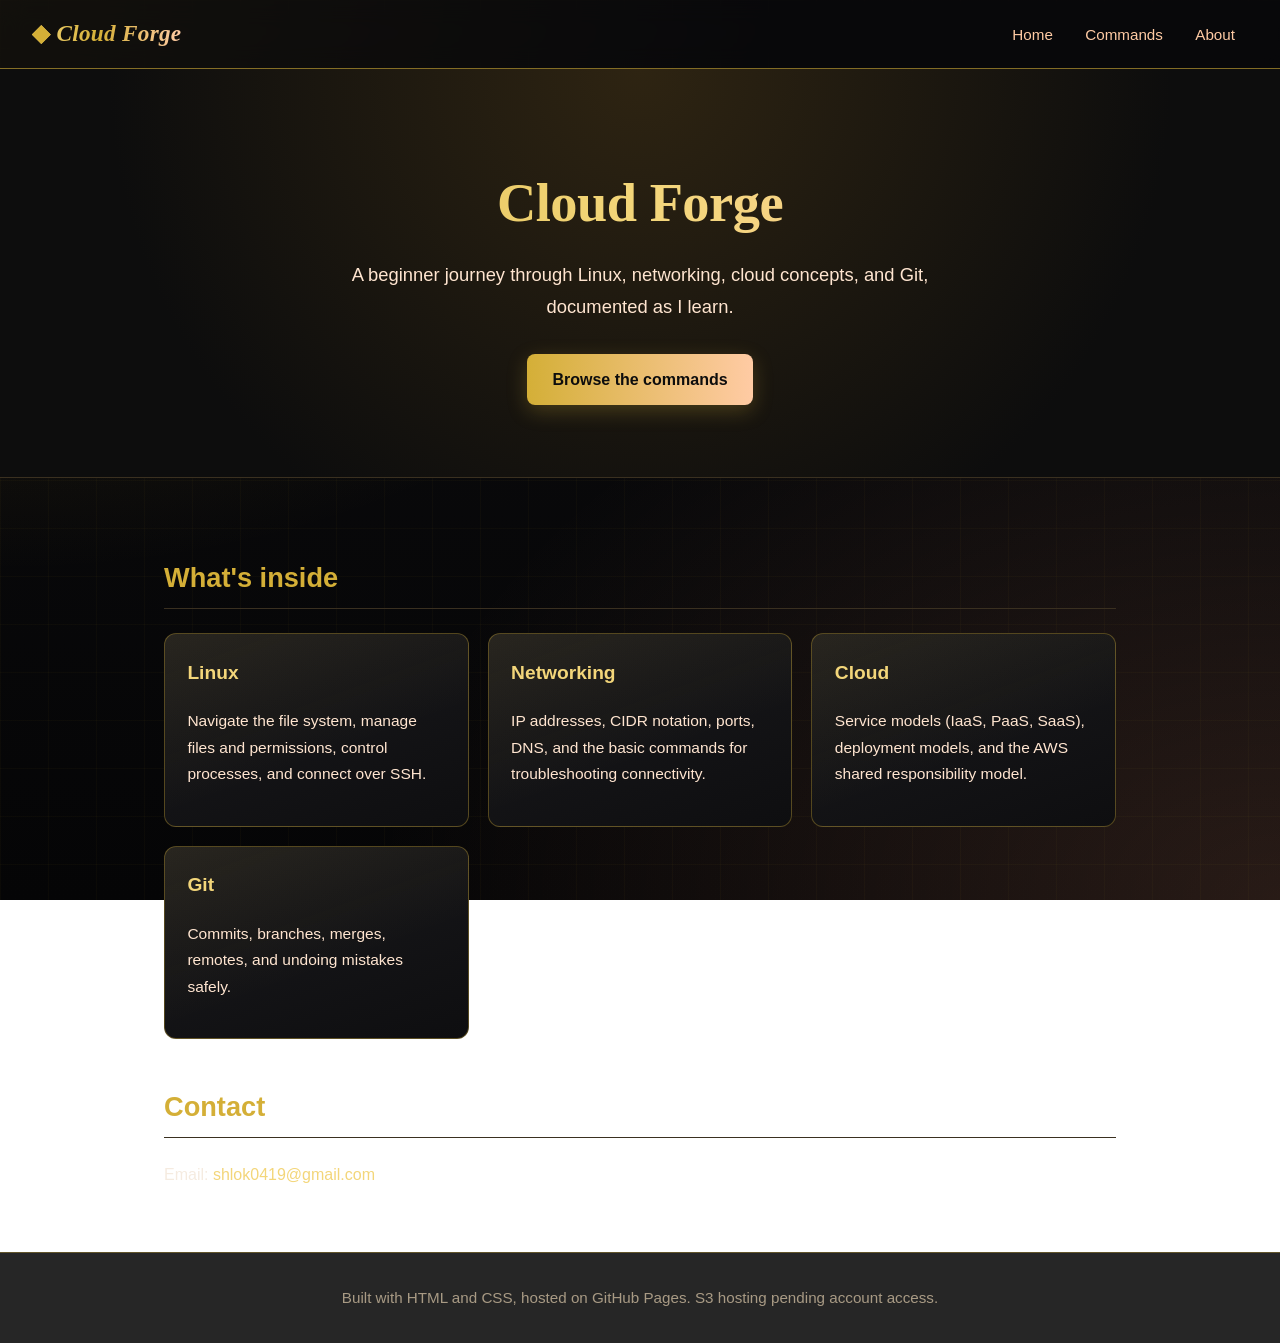
<file: index.html>
<!DOCTYPE html>
<html lang="en">
<head>
  <meta charset="UTF-8">
  <meta name="viewport" content="width=device-width, initial-scale=1.0">
  <title>Cloud Forge</title>
  <link rel="stylesheet" href="style.css">
</head>
<body>
  <nav>
    <span class="brand">Cloud Forge</span>
    <ul>
      <li><a href="index.html">Home</a></li>
      <li><a href="commands.html">Commands</a></li>
      <li><a href="about.html">About</a></li>
    </ul>
  </nav>

  <header class="hero">
    <h1>Cloud Forge</h1>
    <p>A beginner journey through Linux, networking, cloud concepts, and Git, documented as I learn.</p>
    <a class="btn" href="commands.html">Browse the commands</a>
  </header>

  <main>
    <h2>What's inside</h2>
    <div class="cards">
      <div class="card">
        <h3>Linux</h3>
        <p>Navigate the file system, manage files and permissions, control processes, and connect over SSH.</p>
      </div>
      <div class="card">
        <h3>Networking</h3>
        <p>IP addresses, CIDR notation, ports, DNS, and the basic commands for troubleshooting connectivity.</p>
      </div>
      <div class="card">
        <h3>Cloud</h3>
        <p>Service models (IaaS, PaaS, SaaS), deployment models, and the AWS shared responsibility model.</p>
      </div>
      <div class="card">
        <h3>Git</h3>
        <p>Commits, branches, merges, remotes, and undoing mistakes safely.</p>
      </div>
    </div>

    <h2>Contact</h2>
    <p>Email: <a href="mailto:shlok0419@gmail.com">shlok0419@gmail.com</a></p>
  </main>

  <footer>Built with HTML and CSS, hosted on GitHub Pages. S3 hosting pending account access.</footer>
</body>
</html>
</file>
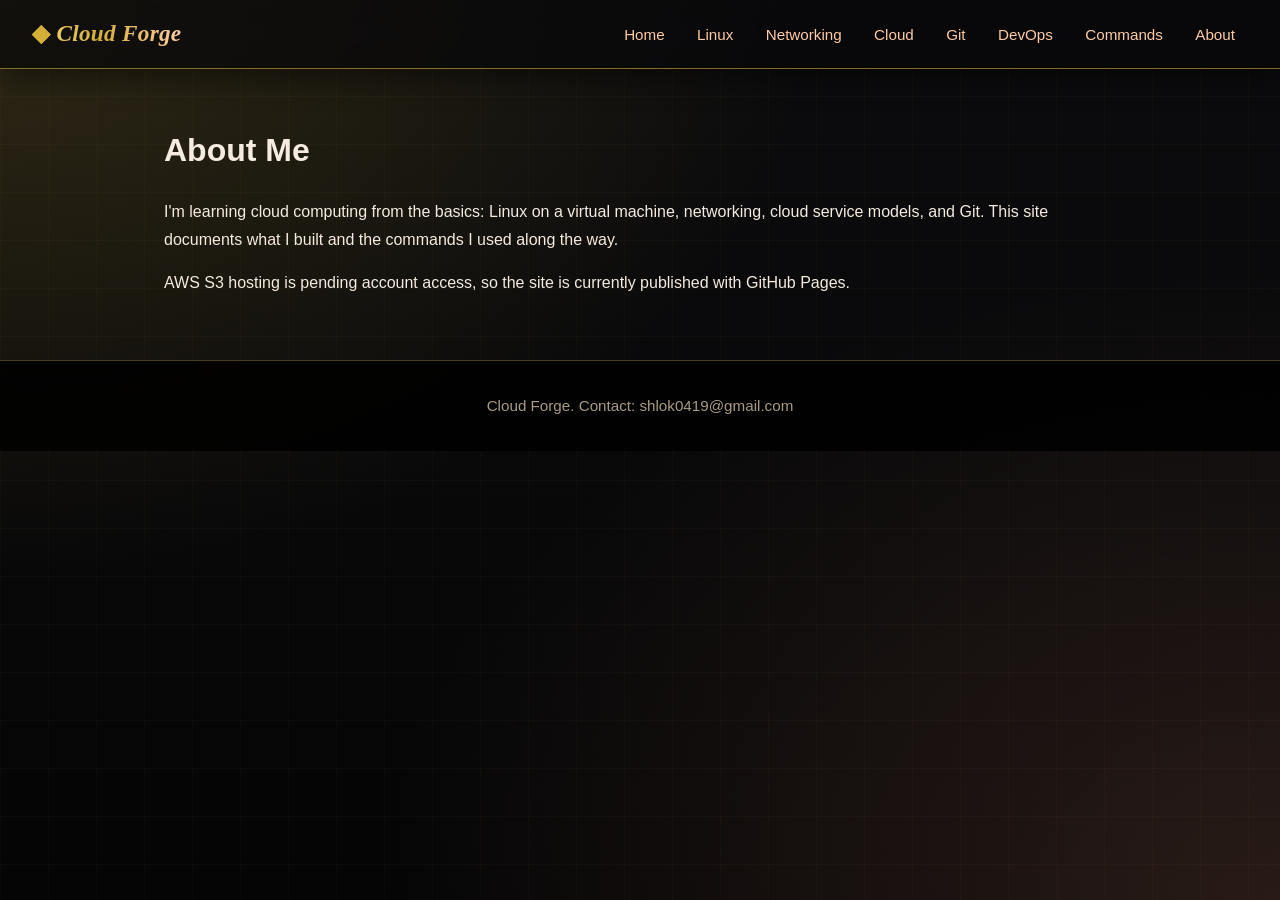
<file: about.html>
<!DOCTYPE html>
<html lang="en">
<head>
  <meta charset="UTF-8">
  <meta name="viewport" content="width=device-width, initial-scale=1.0">
  <title>About | Cloud Forge</title>
  <link rel="stylesheet" href="style.css">
</head>
<body>
  <nav>
  <a class="brand" href="index.html">Cloud Forge</a>
  <ul>
    <li><a href="index.html">Home</a></li>
    <li><a href="linux.html">Linux</a></li>
    <li><a href="networking.html">Networking</a></li>
    <li><a href="cloud.html">Cloud</a></li>
    <li><a href="git.html">Git</a></li>
    <li><a href="devops.html">DevOps</a></li>
    <li><a href="commands.html">Commands</a></li>
    <li><a href="about.html">About</a></li>
  </ul>
</nav>

  <main>
    <h1>About Me</h1>
    <p>I'm learning cloud computing from the basics: Linux on a virtual machine, networking, cloud service models, and Git. This site documents what I built and the commands I used along the way.</p>
    <p>AWS S3 hosting is pending account access, so the site is currently published with GitHub Pages.</p>
  </main>

  <footer>Cloud Forge. Contact: shlok0419@gmail.com</footer>
</body>
</html>
</file>
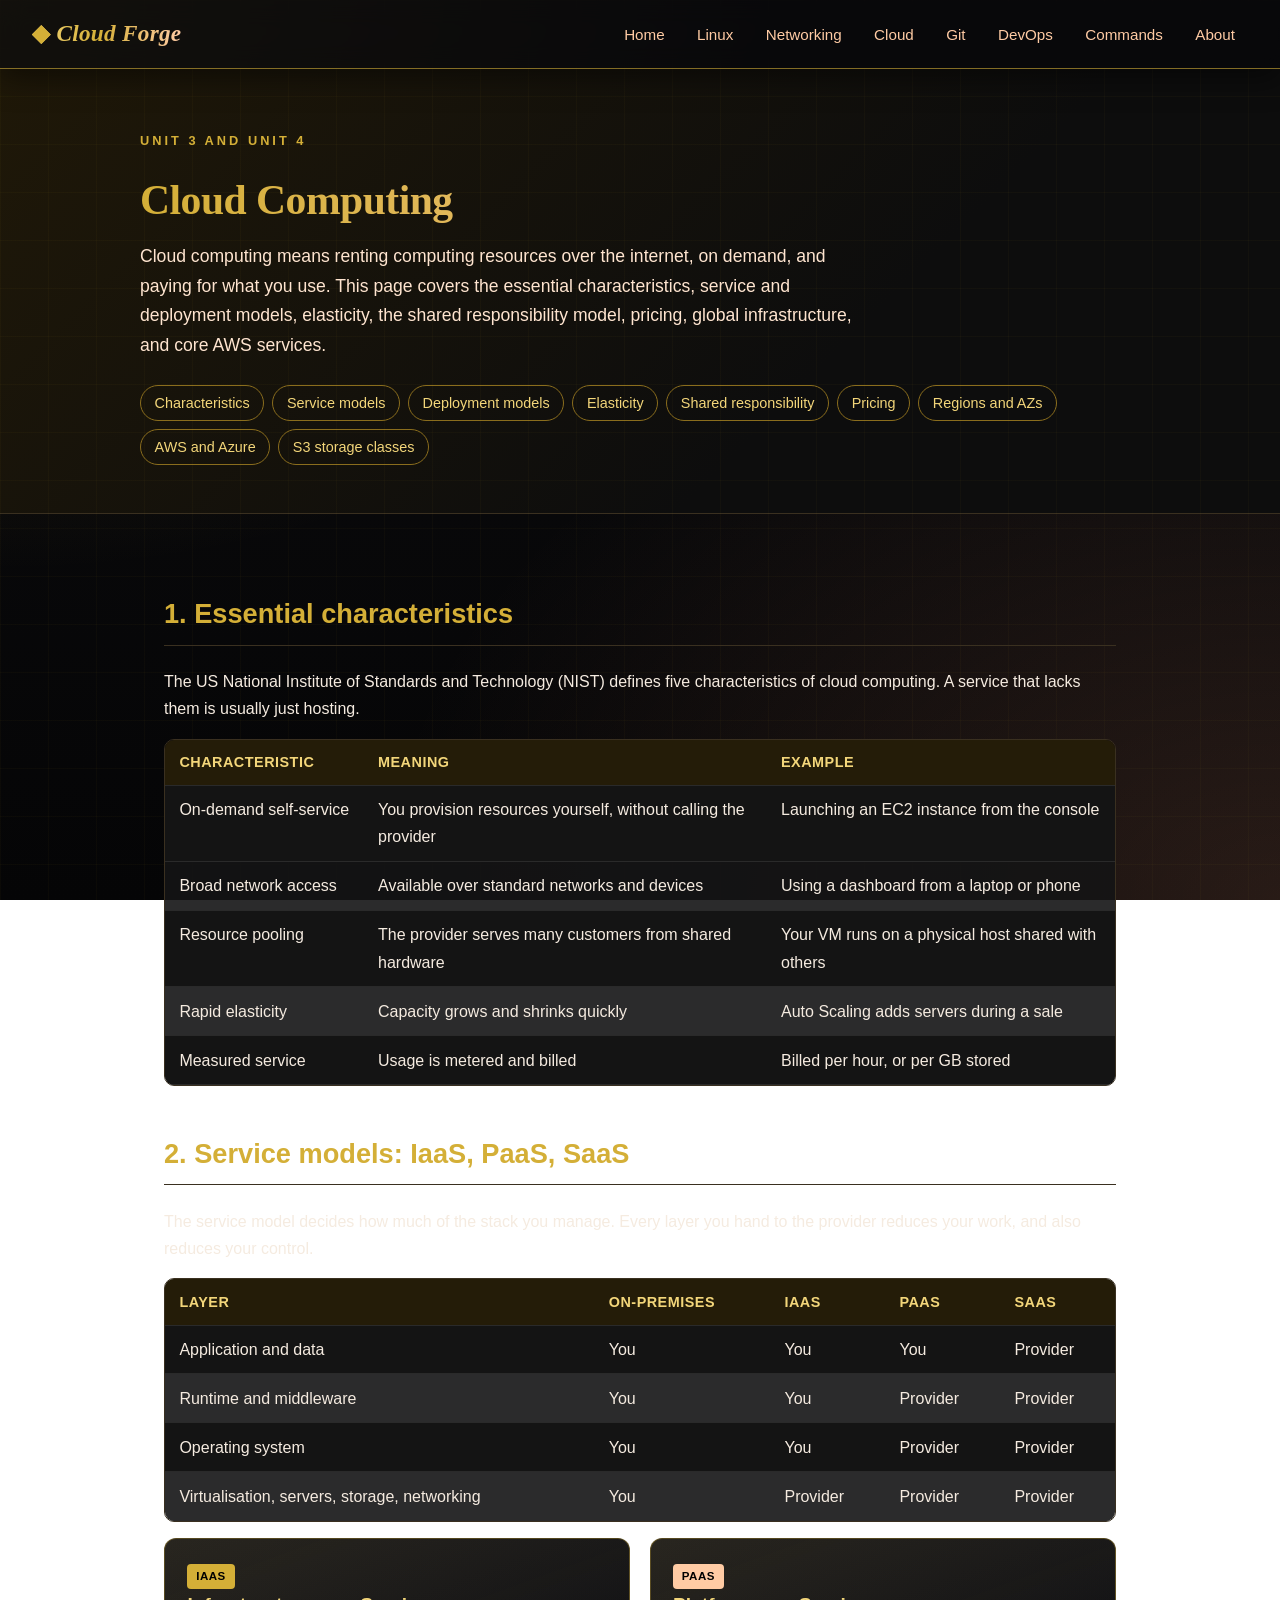
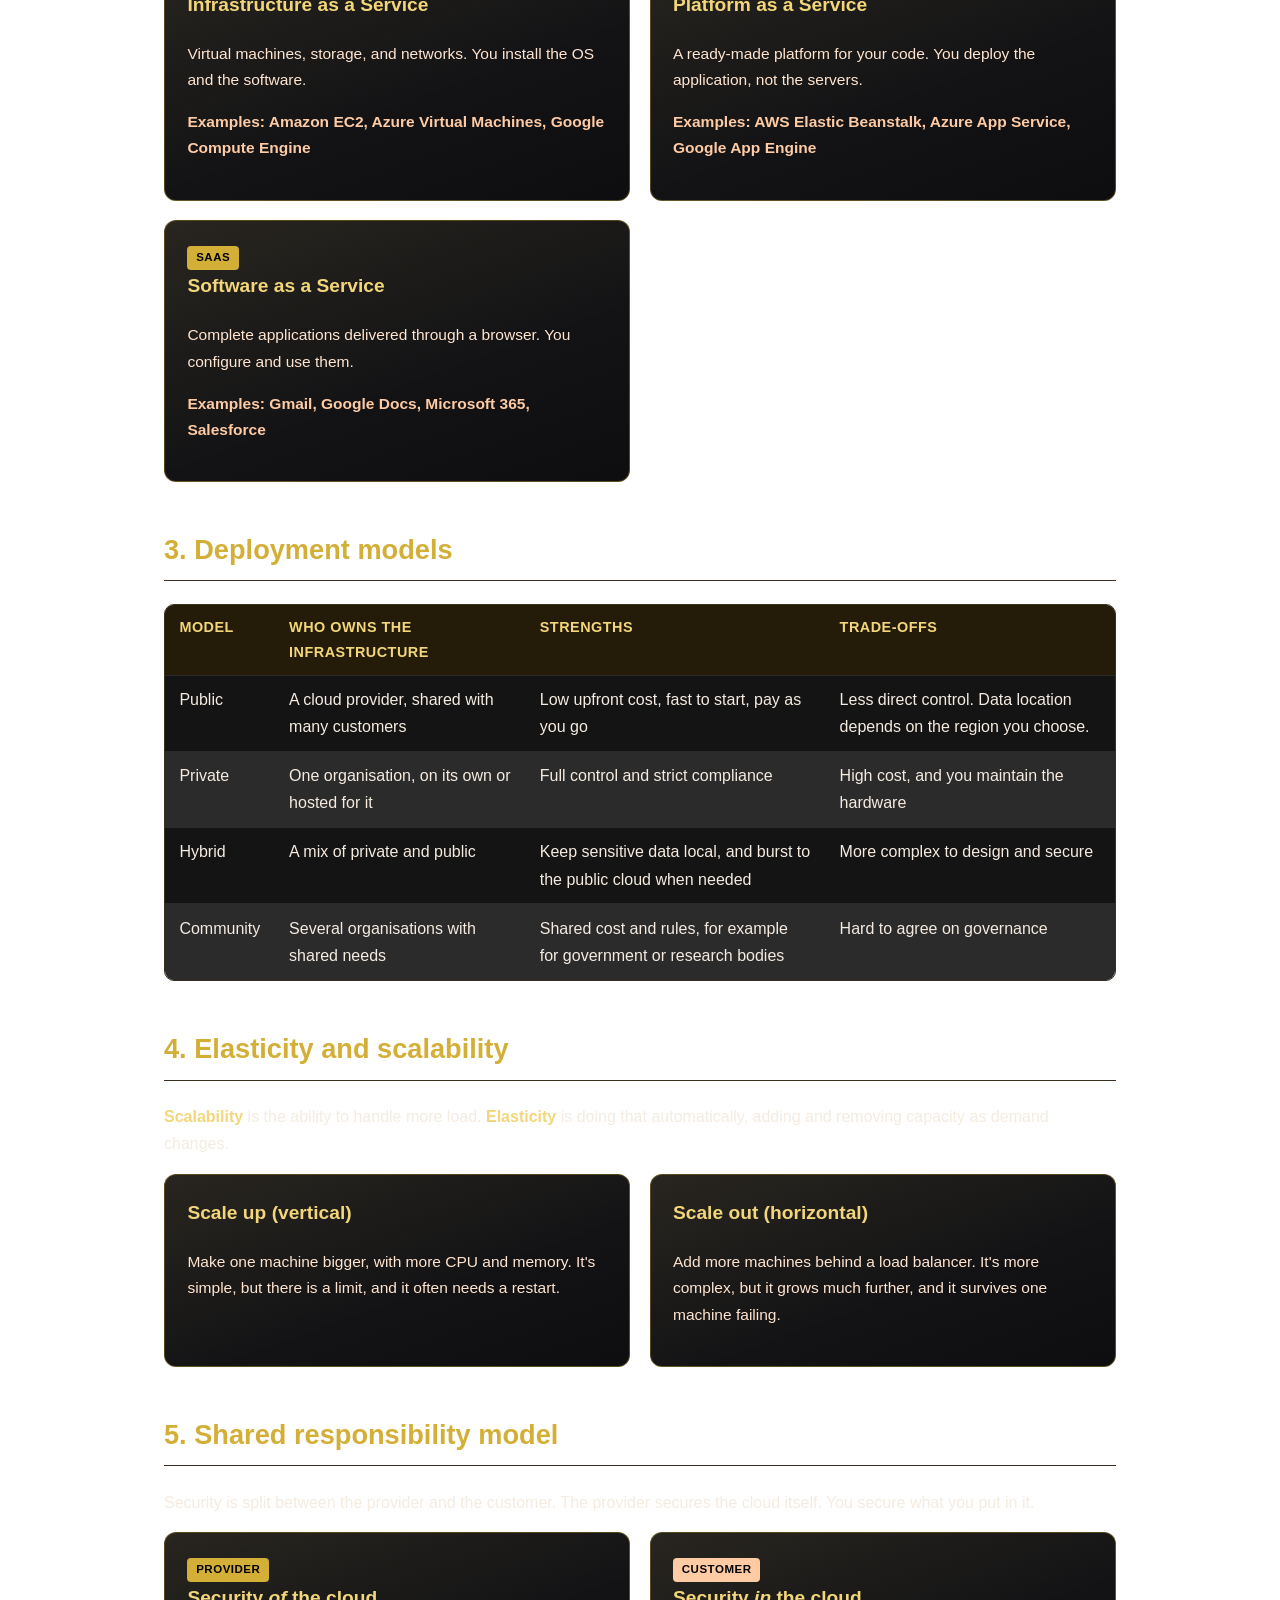
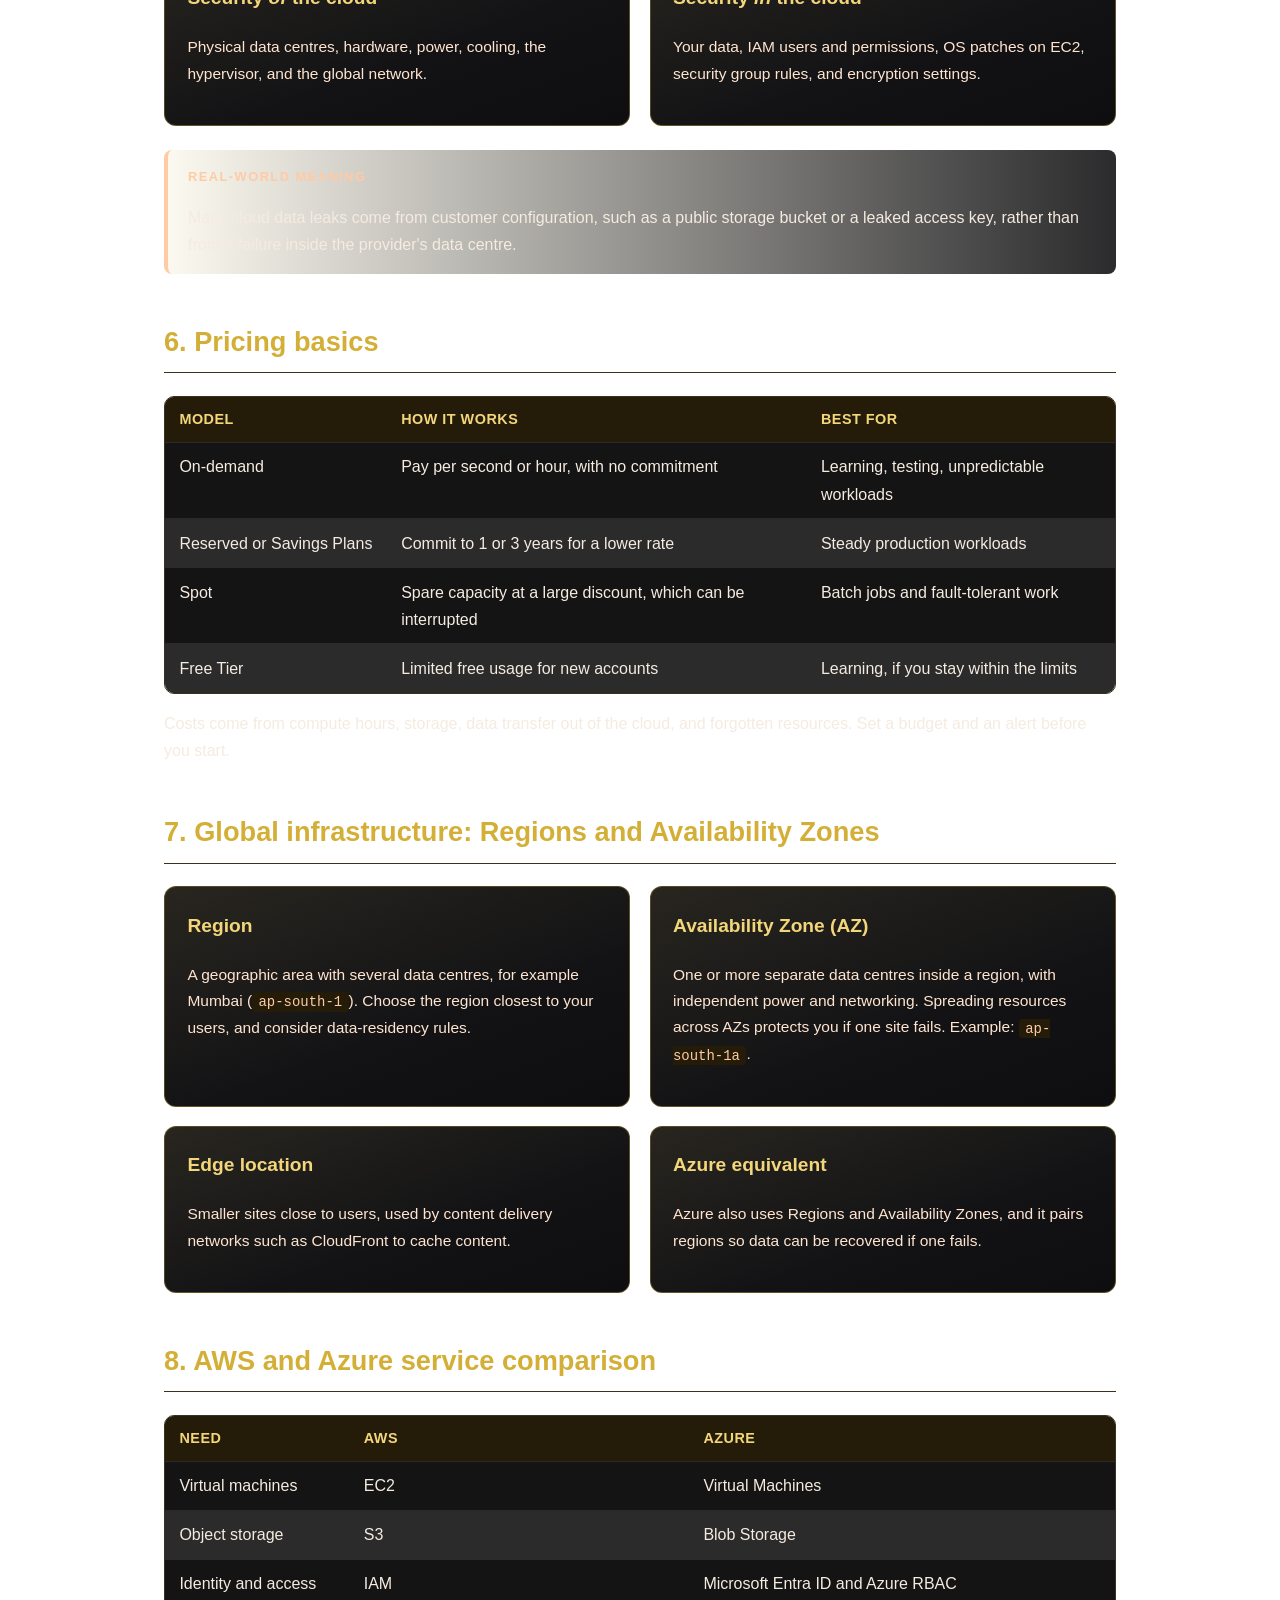
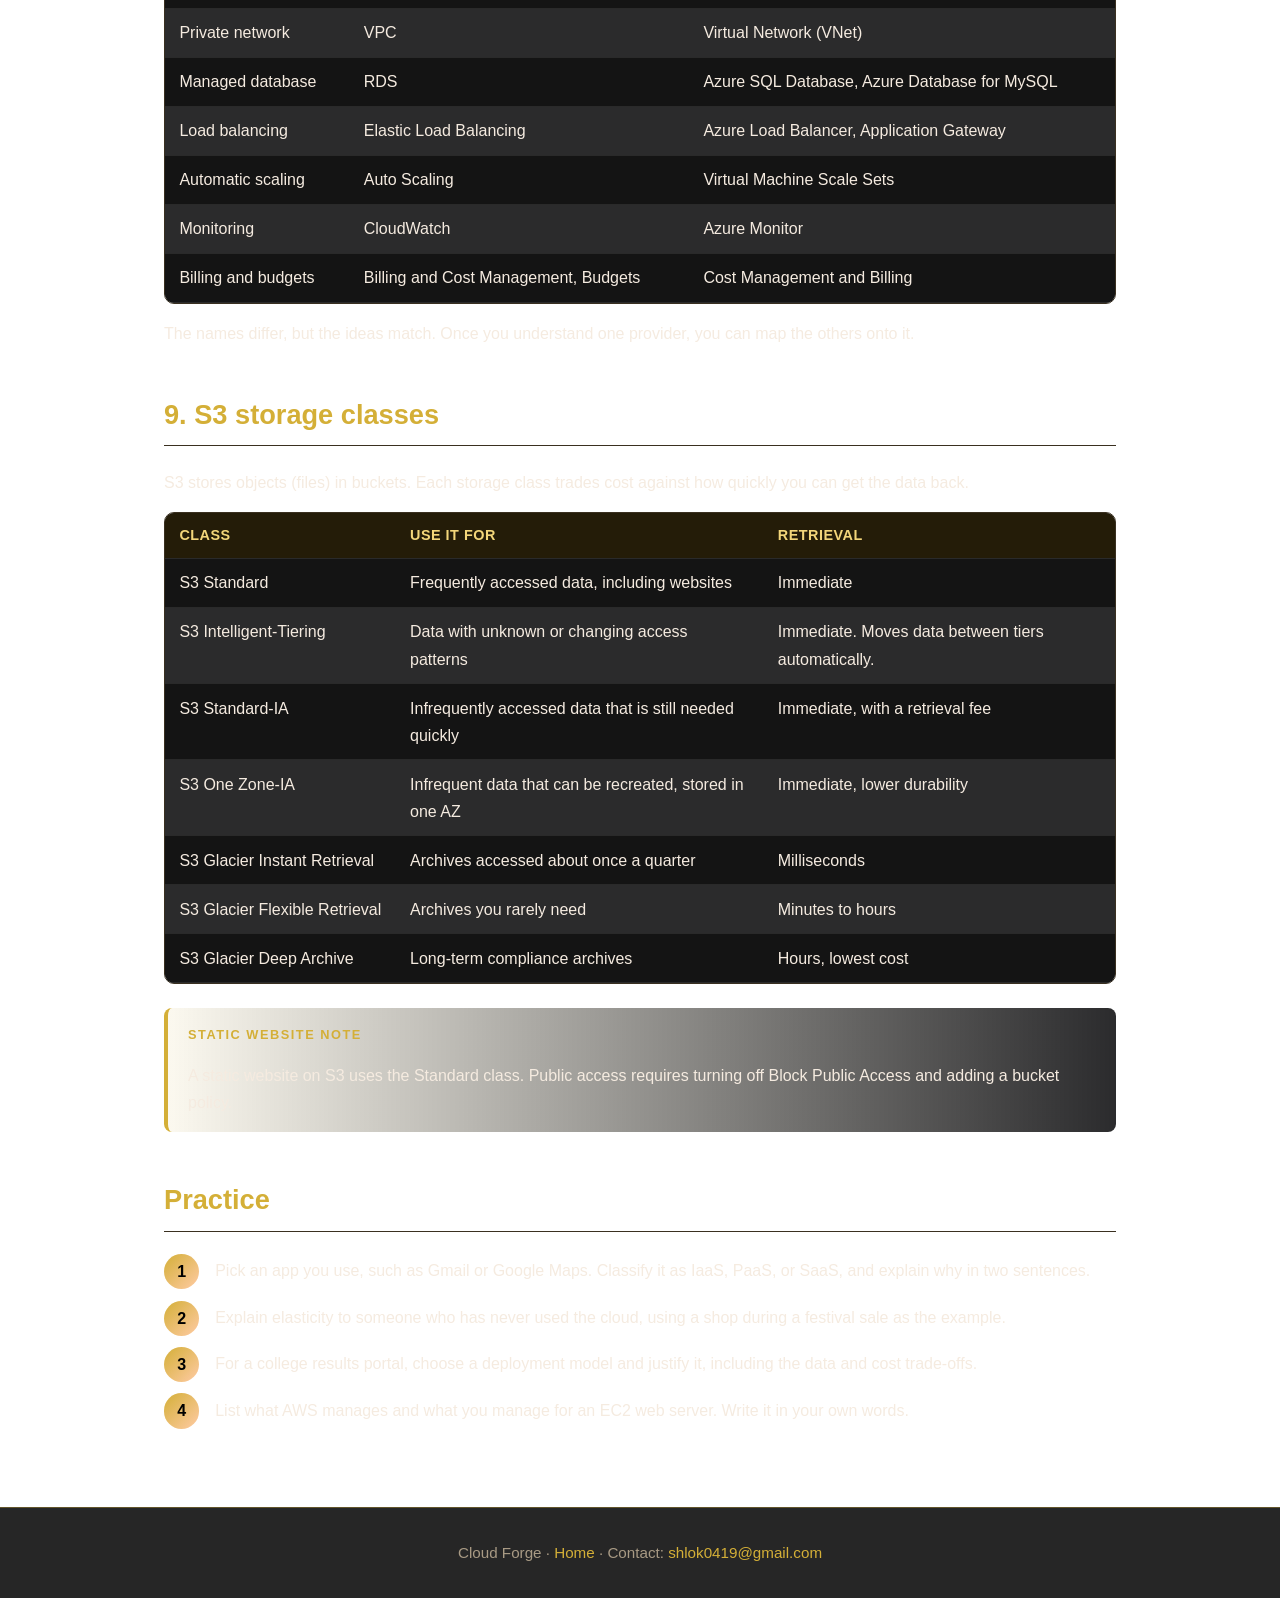
<file: cloud.html>
<!DOCTYPE html>
<html lang="en">
<head>
  <meta charset="UTF-8">
  <meta name="viewport" content="width=device-width, initial-scale=1.0">
  <title>Cloud | Cloud Forge</title>
  <link rel="stylesheet" href="style.css">
</head>
<body>
  <nav>
    <a class="brand" href="index.html">Cloud Forge</a>
    <ul>
      <li><a href="index.html">Home</a></li>
      <li><a href="linux.html">Linux</a></li>
      <li><a href="networking.html">Networking</a></li>
      <li><a href="cloud.html">Cloud</a></li>
      <li><a href="git.html">Git</a></li>
      <li><a href="devops.html">DevOps</a></li>
      <li><a href="commands.html">Commands</a></li>
      <li><a href="about.html">About</a></li>
    </ul>
  </nav>

  <section class="page-hero">
    <div class="inner">
      <p class="eyebrow">Unit 3 and Unit 4</p>
      <h1>Cloud Computing</h1>
      <p class="lead">Cloud computing means renting computing resources over the internet, on demand, and paying for what you use. This page covers the essential characteristics, service and deployment models, elasticity, the shared responsibility model, pricing, global infrastructure, and core AWS services.</p>
      <div class="toc">
        <a href="#characteristics">Characteristics</a>
        <a href="#services">Service models</a>
        <a href="#deployment">Deployment models</a>
        <a href="#elastic">Elasticity</a>
        <a href="#responsibility">Shared responsibility</a>
        <a href="#pricing">Pricing</a>
        <a href="#infrastructure">Regions and AZs</a>
        <a href="#mapping">AWS and Azure</a>
        <a href="#storage">S3 storage classes</a>
      </div>
    </div>
  </section>

  <main>
    <h2 id="characteristics">1. Essential characteristics</h2>
    <p>The US National Institute of Standards and Technology (NIST) defines five characteristics of cloud computing. A service that lacks them is usually just hosting.</p>
    <div class="table-wrap">
      <table>
        <tr><th>Characteristic</th><th>Meaning</th><th>Example</th></tr>
        <tr><td>On-demand self-service</td><td>You provision resources yourself, without calling the provider</td><td>Launching an EC2 instance from the console</td></tr>
        <tr><td>Broad network access</td><td>Available over standard networks and devices</td><td>Using a dashboard from a laptop or phone</td></tr>
        <tr><td>Resource pooling</td><td>The provider serves many customers from shared hardware</td><td>Your VM runs on a physical host shared with others</td></tr>
        <tr><td>Rapid elasticity</td><td>Capacity grows and shrinks quickly</td><td>Auto Scaling adds servers during a sale</td></tr>
        <tr><td>Measured service</td><td>Usage is metered and billed</td><td>Billed per hour, or per GB stored</td></tr>
      </table>
    </div>

    <h2 id="services">2. Service models: IaaS, PaaS, SaaS</h2>
    <p>The service model decides how much of the stack you manage. Every layer you hand to the provider reduces your work, and also reduces your control.</p>
    <div class="table-wrap">
      <table>
        <tr><th>Layer</th><th>On-premises</th><th>IaaS</th><th>PaaS</th><th>SaaS</th></tr>
        <tr><td>Application and data</td><td>You</td><td>You</td><td>You</td><td>Provider</td></tr>
        <tr><td>Runtime and middleware</td><td>You</td><td>You</td><td>Provider</td><td>Provider</td></tr>
        <tr><td>Operating system</td><td>You</td><td>You</td><td>Provider</td><td>Provider</td></tr>
        <tr><td>Virtualisation, servers, storage, networking</td><td>You</td><td>Provider</td><td>Provider</td><td>Provider</td></tr>
      </table>
    </div>
    <div class="grid-2">
      <div class="card">
        <span class="badge">IaaS</span>
        <h3>Infrastructure as a Service</h3>
        <p>Virtual machines, storage, and networks. You install the OS and the software.</p>
        <p class="more">Examples: Amazon EC2, Azure Virtual Machines, Google Compute Engine</p>
      </div>
      <div class="card">
        <span class="badge peach">PaaS</span>
        <h3>Platform as a Service</h3>
        <p>A ready-made platform for your code. You deploy the application, not the servers.</p>
        <p class="more">Examples: AWS Elastic Beanstalk, Azure App Service, Google App Engine</p>
      </div>
      <div class="card">
        <span class="badge">SaaS</span>
        <h3>Software as a Service</h3>
        <p>Complete applications delivered through a browser. You configure and use them.</p>
        <p class="more">Examples: Gmail, Google Docs, Microsoft 365, Salesforce</p>
      </div>
    </div>

    <h2 id="deployment">3. Deployment models</h2>
    <div class="table-wrap">
      <table>
        <tr><th>Model</th><th>Who owns the infrastructure</th><th>Strengths</th><th>Trade-offs</th></tr>
        <tr><td>Public</td><td>A cloud provider, shared with many customers</td><td>Low upfront cost, fast to start, pay as you go</td><td>Less direct control. Data location depends on the region you choose.</td></tr>
        <tr><td>Private</td><td>One organisation, on its own or hosted for it</td><td>Full control and strict compliance</td><td>High cost, and you maintain the hardware</td></tr>
        <tr><td>Hybrid</td><td>A mix of private and public</td><td>Keep sensitive data local, and burst to the public cloud when needed</td><td>More complex to design and secure</td></tr>
        <tr><td>Community</td><td>Several organisations with shared needs</td><td>Shared cost and rules, for example for government or research bodies</td><td>Hard to agree on governance</td></tr>
      </table>
    </div>

    <h2 id="elastic">4. Elasticity and scalability</h2>
    <p><strong>Scalability</strong> is the ability to handle more load. <strong>Elasticity</strong> is doing that automatically, adding and removing capacity as demand changes.</p>
    <div class="grid-2">
      <div class="card">
        <h3>Scale up (vertical)</h3>
        <p>Make one machine bigger, with more CPU and memory. It's simple, but there is a limit, and it often needs a restart.</p>
      </div>
      <div class="card">
        <h3>Scale out (horizontal)</h3>
        <p>Add more machines behind a load balancer. It's more complex, but it grows much further, and it survives one machine failing.</p>
      </div>
    </div>

    <h2 id="responsibility">5. Shared responsibility model</h2>
    <p>Security is split between the provider and the customer. The provider secures the cloud itself. You secure what you put in it.</p>
    <div class="grid-2">
      <div class="card">
        <span class="badge">Provider</span>
        <h3>Security <em>of</em> the cloud</h3>
        <p>Physical data centres, hardware, power, cooling, the hypervisor, and the global network.</p>
      </div>
      <div class="card">
        <span class="badge peach">Customer</span>
        <h3>Security <em>in</em> the cloud</h3>
        <p>Your data, IAM users and permissions, OS patches on EC2, security group rules, and encryption settings.</p>
      </div>
    </div>
    <div class="callout warn">
      <span class="label">Real-world meaning</span>
      <p>Many cloud data leaks come from customer configuration, such as a public storage bucket or a leaked access key, rather than from a failure inside the provider's data centre.</p>
    </div>

    <h2 id="pricing">6. Pricing basics</h2>
    <div class="table-wrap">
      <table>
        <tr><th>Model</th><th>How it works</th><th>Best for</th></tr>
        <tr><td>On-demand</td><td>Pay per second or hour, with no commitment</td><td>Learning, testing, unpredictable workloads</td></tr>
        <tr><td>Reserved or Savings Plans</td><td>Commit to 1 or 3 years for a lower rate</td><td>Steady production workloads</td></tr>
        <tr><td>Spot</td><td>Spare capacity at a large discount, which can be interrupted</td><td>Batch jobs and fault-tolerant work</td></tr>
        <tr><td>Free Tier</td><td>Limited free usage for new accounts</td><td>Learning, if you stay within the limits</td></tr>
      </table>
    </div>
    <p>Costs come from compute hours, storage, data transfer out of the cloud, and forgotten resources. Set a budget and an alert before you start.</p>

    <h2 id="infrastructure">7. Global infrastructure: Regions and Availability Zones</h2>
    <div class="grid-2">
      <div class="card">
        <h3>Region</h3>
        <p>A geographic area with several data centres, for example Mumbai (<code>ap-south-1</code>). Choose the region closest to your users, and consider data-residency rules.</p>
      </div>
      <div class="card">
        <h3>Availability Zone (AZ)</h3>
        <p>One or more separate data centres inside a region, with independent power and networking. Spreading resources across AZs protects you if one site fails. Example: <code>ap-south-1a</code>.</p>
      </div>
      <div class="card">
        <h3>Edge location</h3>
        <p>Smaller sites close to users, used by content delivery networks such as CloudFront to cache content.</p>
      </div>
      <div class="card">
        <h3>Azure equivalent</h3>
        <p>Azure also uses Regions and Availability Zones, and it pairs regions so data can be recovered if one fails.</p>
      </div>
    </div>

    <h2 id="mapping">8. AWS and Azure service comparison</h2>
    <div class="table-wrap">
      <table>
        <tr><th>Need</th><th>AWS</th><th>Azure</th></tr>
        <tr><td>Virtual machines</td><td>EC2</td><td>Virtual Machines</td></tr>
        <tr><td>Object storage</td><td>S3</td><td>Blob Storage</td></tr>
        <tr><td>Identity and access</td><td>IAM</td><td>Microsoft Entra ID and Azure RBAC</td></tr>
        <tr><td>Private network</td><td>VPC</td><td>Virtual Network (VNet)</td></tr>
        <tr><td>Managed database</td><td>RDS</td><td>Azure SQL Database, Azure Database for MySQL</td></tr>
        <tr><td>Load balancing</td><td>Elastic Load Balancing</td><td>Azure Load Balancer, Application Gateway</td></tr>
        <tr><td>Automatic scaling</td><td>Auto Scaling</td><td>Virtual Machine Scale Sets</td></tr>
        <tr><td>Monitoring</td><td>CloudWatch</td><td>Azure Monitor</td></tr>
        <tr><td>Billing and budgets</td><td>Billing and Cost Management, Budgets</td><td>Cost Management and Billing</td></tr>
      </table>
    </div>
    <p>The names differ, but the ideas match. Once you understand one provider, you can map the others onto it.</p>

    <h2 id="storage">9. S3 storage classes</h2>
    <p>S3 stores objects (files) in buckets. Each storage class trades cost against how quickly you can get the data back.</p>
    <div class="table-wrap">
      <table>
        <tr><th>Class</th><th>Use it for</th><th>Retrieval</th></tr>
        <tr><td>S3 Standard</td><td>Frequently accessed data, including websites</td><td>Immediate</td></tr>
        <tr><td>S3 Intelligent-Tiering</td><td>Data with unknown or changing access patterns</td><td>Immediate. Moves data between tiers automatically.</td></tr>
        <tr><td>S3 Standard-IA</td><td>Infrequently accessed data that is still needed quickly</td><td>Immediate, with a retrieval fee</td></tr>
        <tr><td>S3 One Zone-IA</td><td>Infrequent data that can be recreated, stored in one AZ</td><td>Immediate, lower durability</td></tr>
        <tr><td>S3 Glacier Instant Retrieval</td><td>Archives accessed about once a quarter</td><td>Milliseconds</td></tr>
        <tr><td>S3 Glacier Flexible Retrieval</td><td>Archives you rarely need</td><td>Minutes to hours</td></tr>
        <tr><td>S3 Glacier Deep Archive</td><td>Long-term compliance archives</td><td>Hours, lowest cost</td></tr>
      </table>
    </div>
    <div class="callout">
      <span class="label">Static website note</span>
      <p>A static website on S3 uses the Standard class. Public access requires turning off Block Public Access and adding a bucket policy.</p>
    </div>

    <h2>Practice</h2>
    <ol class="steps">
      <li>Pick an app you use, such as Gmail or Google Maps. Classify it as IaaS, PaaS, or SaaS, and explain why in two sentences.</li>
      <li>Explain elasticity to someone who has never used the cloud, using a shop during a festival sale as the example.</li>
      <li>For a college results portal, choose a deployment model and justify it, including the data and cost trade-offs.</li>
      <li>List what AWS manages and what you manage for an EC2 web server. Write it in your own words.</li>
    </ol>
  </main>

  <footer>Cloud Forge &middot; <a href="index.html">Home</a> &middot; Contact: <a href="mailto:shlok0419@gmail.com">shlok0419@gmail.com</a></footer>
</body>
</html>
</file>
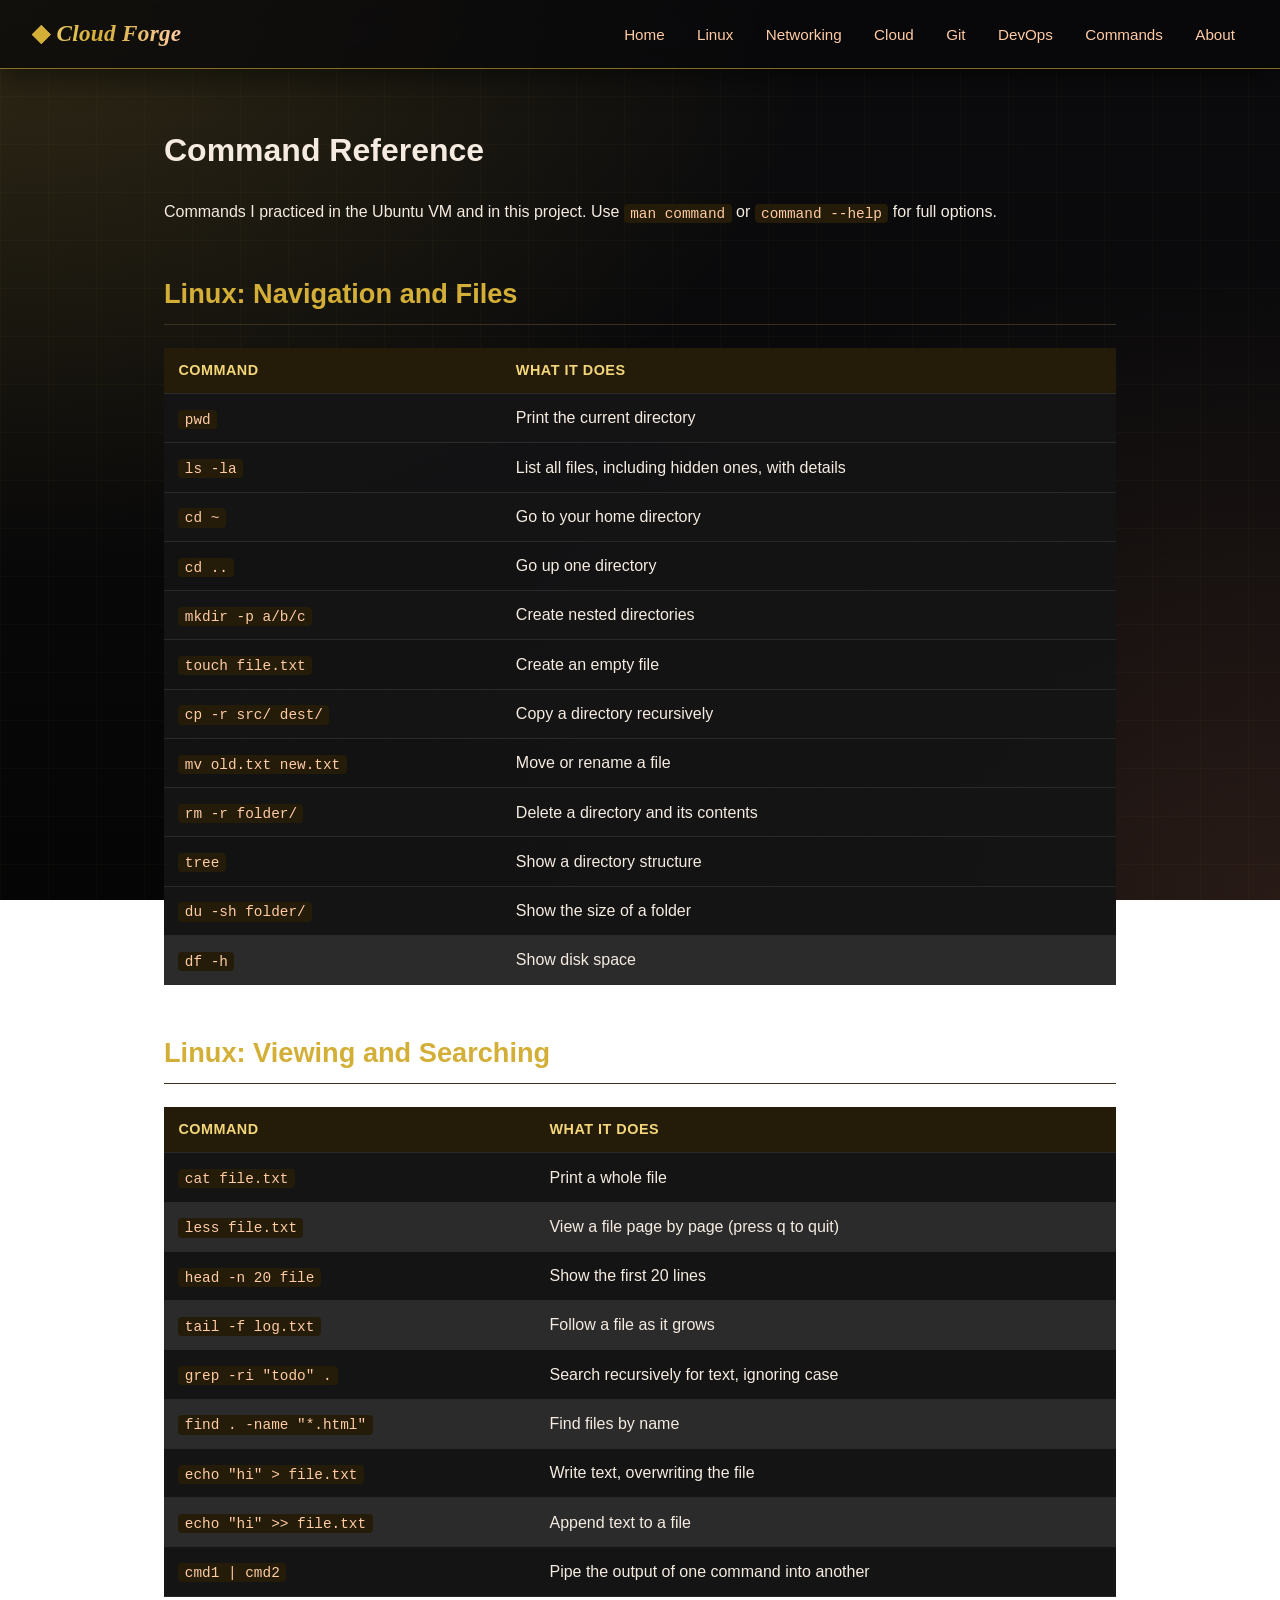
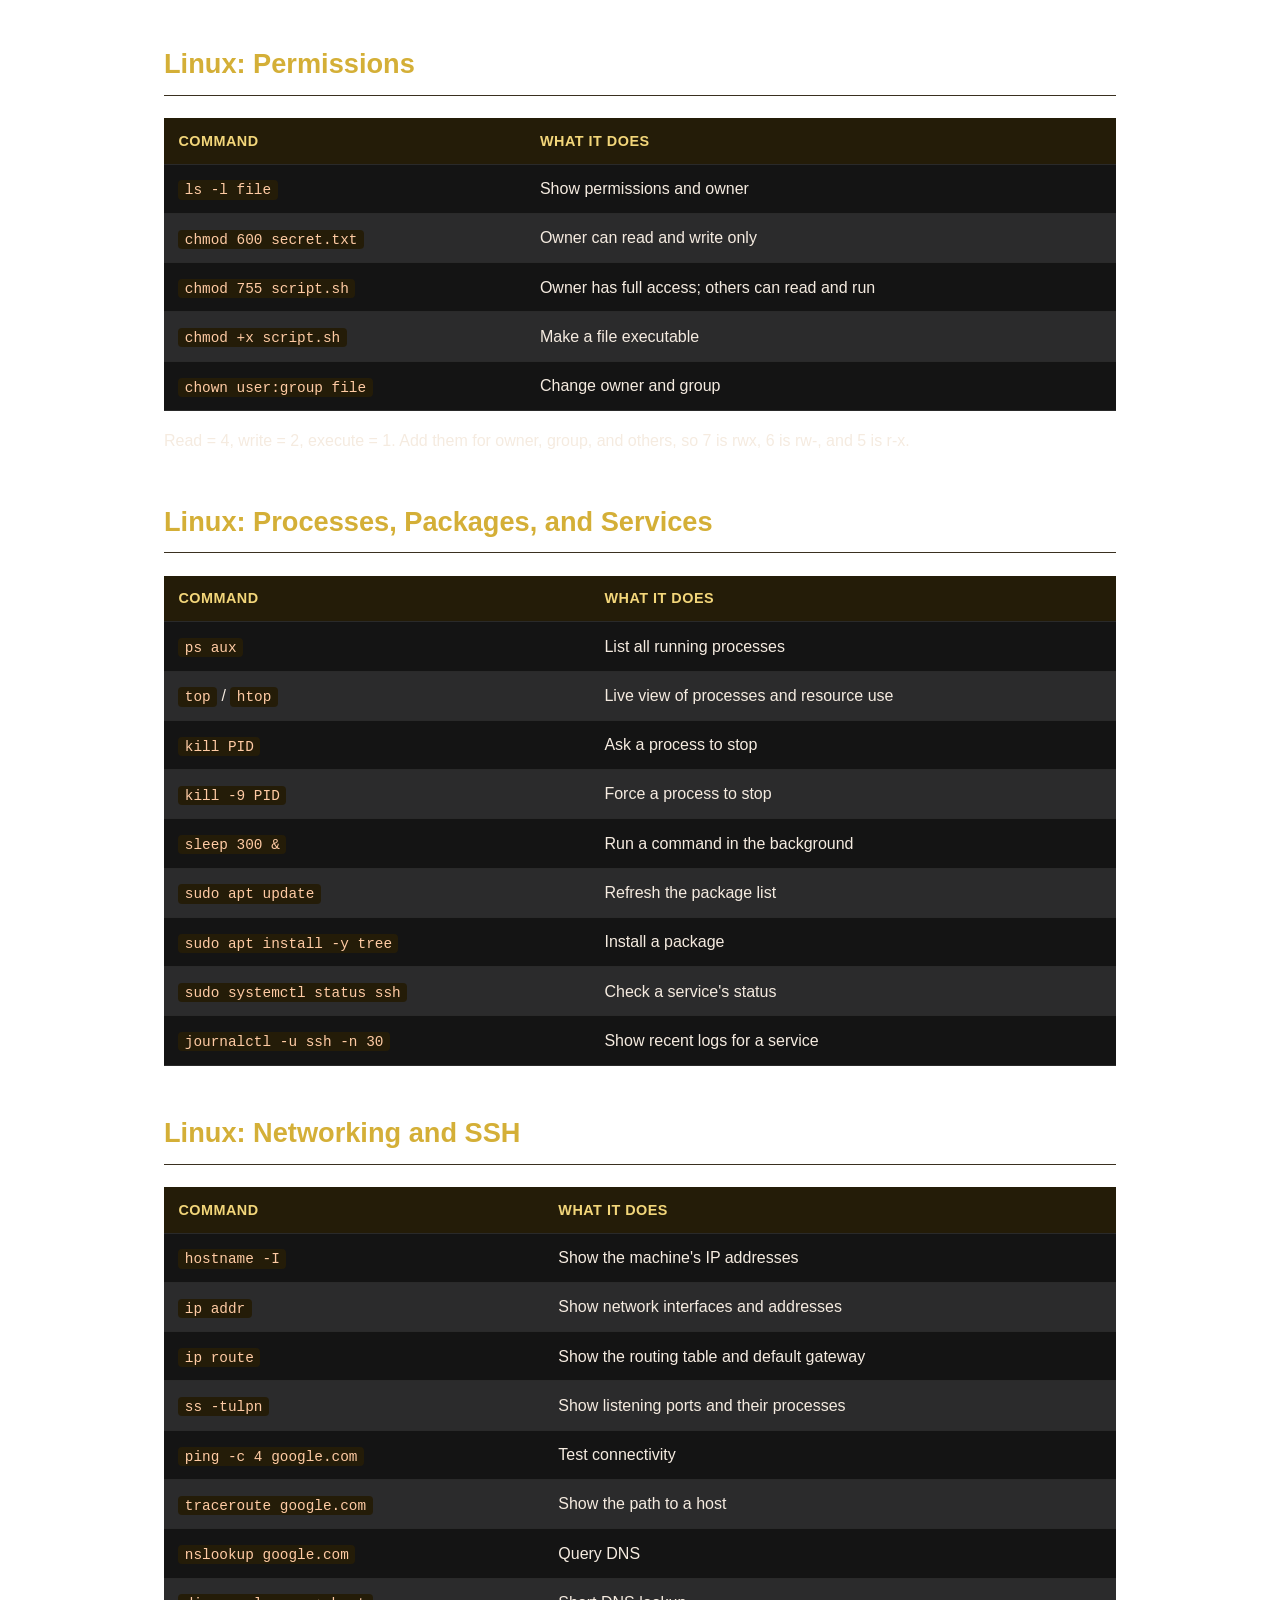
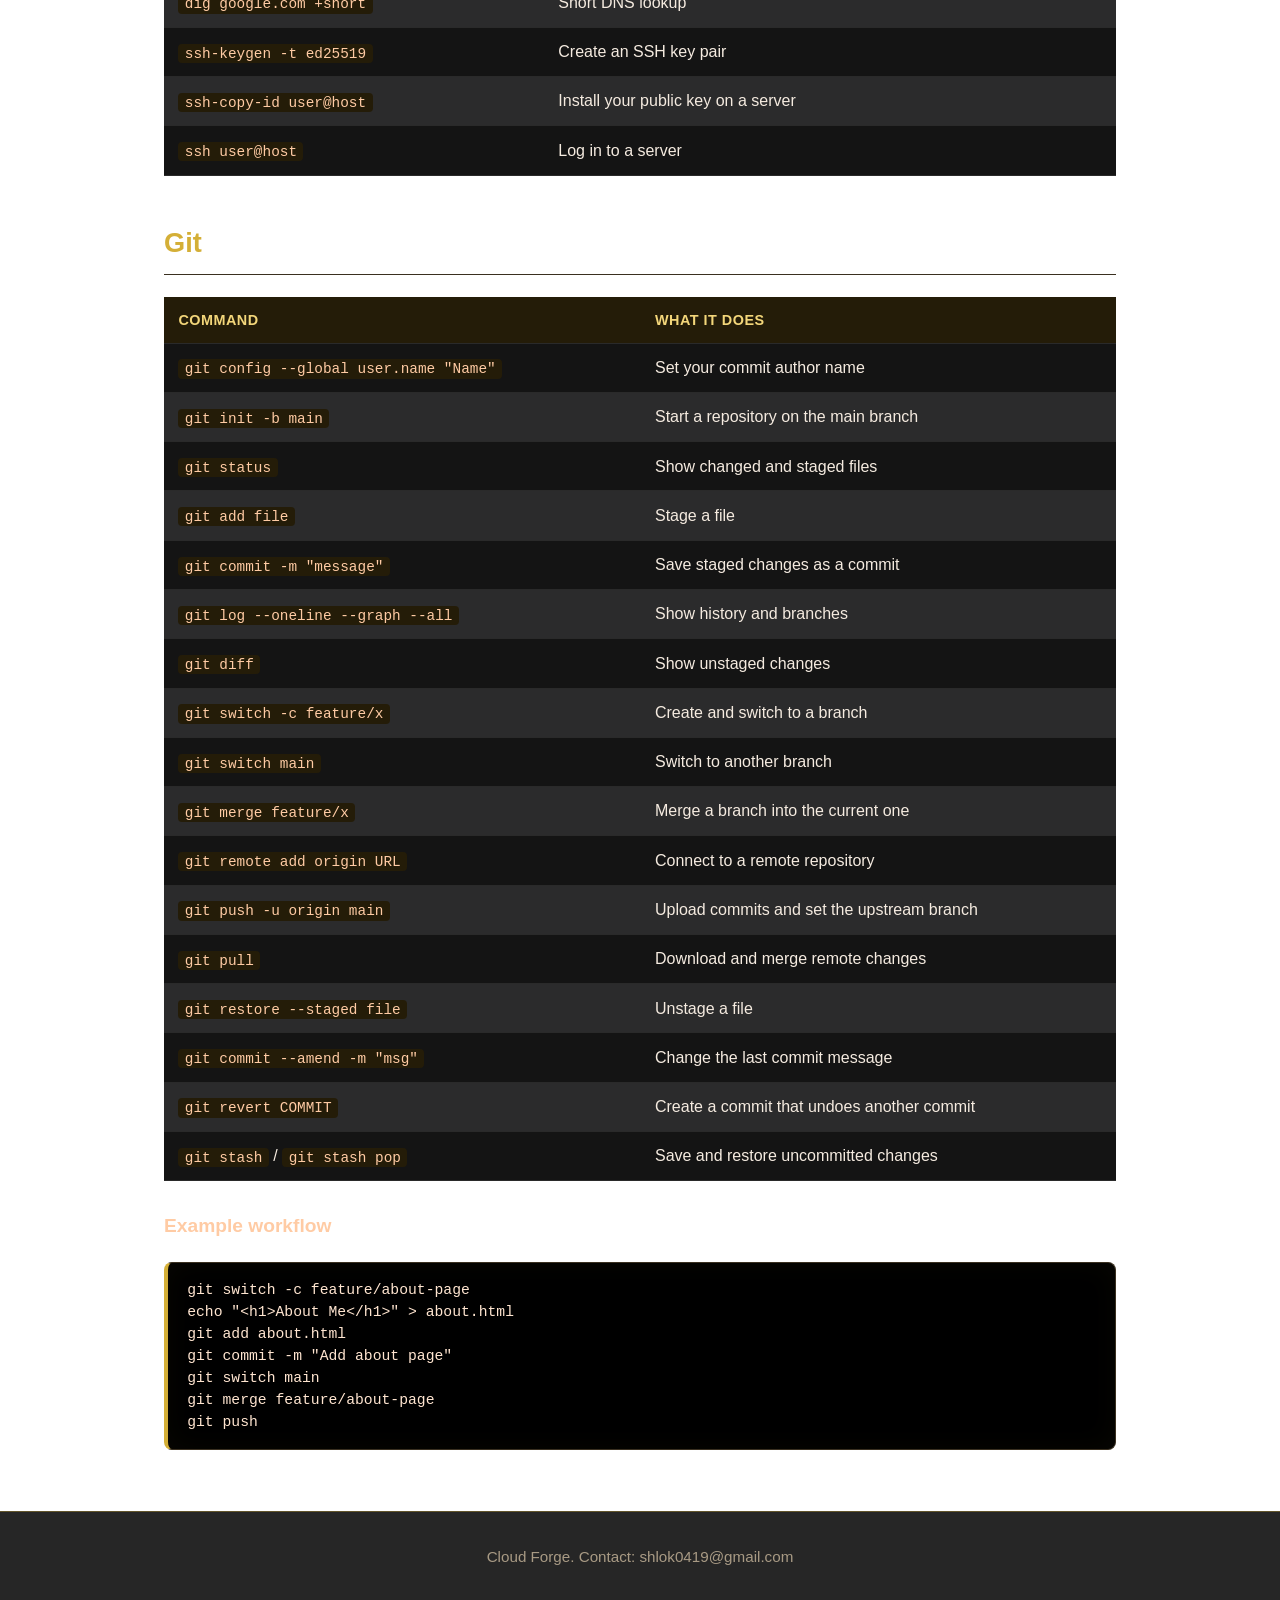
<file: commands.html>
<!DOCTYPE html>
<html lang="en">
<head>
  <meta charset="UTF-8">
  <meta name="viewport" content="width=device-width, initial-scale=1.0">
  <title>Commands | Cloud Forge</title>
  <link rel="stylesheet" href="style.css">
</head>
<body>
  <nav>
  <a class="brand" href="index.html">Cloud Forge</a>
  <ul>
    <li><a href="index.html">Home</a></li>
    <li><a href="linux.html">Linux</a></li>
    <li><a href="networking.html">Networking</a></li>
    <li><a href="cloud.html">Cloud</a></li>
    <li><a href="git.html">Git</a></li>
    <li><a href="devops.html">DevOps</a></li>
    <li><a href="commands.html">Commands</a></li>
    <li><a href="about.html">About</a></li>
  </ul>
</nav>

  <main>
    <h1>Command Reference</h1>
    <p>Commands I practiced in the Ubuntu VM and in this project. Use <code>man command</code> or <code>command --help</code> for full options.</p>

    <h2>Linux: Navigation and Files</h2>
    <table>
      <tr><th>Command</th><th>What it does</th></tr>
      <tr><td><code>pwd</code></td><td>Print the current directory</td></tr>
      <tr><td><code>ls -la</code></td><td>List all files, including hidden ones, with details</td></tr>
      <tr><td><code>cd ~</code></td><td>Go to your home directory</td></tr>
      <tr><td><code>cd ..</code></td><td>Go up one directory</td></tr>
      <tr><td><code>mkdir -p a/b/c</code></td><td>Create nested directories</td></tr>
      <tr><td><code>touch file.txt</code></td><td>Create an empty file</td></tr>
      <tr><td><code>cp -r src/ dest/</code></td><td>Copy a directory recursively</td></tr>
      <tr><td><code>mv old.txt new.txt</code></td><td>Move or rename a file</td></tr>
      <tr><td><code>rm -r folder/</code></td><td>Delete a directory and its contents</td></tr>
      <tr><td><code>tree</code></td><td>Show a directory structure</td></tr>
      <tr><td><code>du -sh folder/</code></td><td>Show the size of a folder</td></tr>
      <tr><td><code>df -h</code></td><td>Show disk space</td></tr>
    </table>

    <h2>Linux: Viewing and Searching</h2>
    <table>
      <tr><th>Command</th><th>What it does</th></tr>
      <tr><td><code>cat file.txt</code></td><td>Print a whole file</td></tr>
      <tr><td><code>less file.txt</code></td><td>View a file page by page (press q to quit)</td></tr>
      <tr><td><code>head -n 20 file</code></td><td>Show the first 20 lines</td></tr>
      <tr><td><code>tail -f log.txt</code></td><td>Follow a file as it grows</td></tr>
      <tr><td><code>grep -ri "todo" .</code></td><td>Search recursively for text, ignoring case</td></tr>
      <tr><td><code>find . -name "*.html"</code></td><td>Find files by name</td></tr>
      <tr><td><code>echo "hi" &gt; file.txt</code></td><td>Write text, overwriting the file</td></tr>
      <tr><td><code>echo "hi" &gt;&gt; file.txt</code></td><td>Append text to a file</td></tr>
      <tr><td><code>cmd1 | cmd2</code></td><td>Pipe the output of one command into another</td></tr>
    </table>

    <h2>Linux: Permissions</h2>
    <table>
      <tr><th>Command</th><th>What it does</th></tr>
      <tr><td><code>ls -l file</code></td><td>Show permissions and owner</td></tr>
      <tr><td><code>chmod 600 secret.txt</code></td><td>Owner can read and write only</td></tr>
      <tr><td><code>chmod 755 script.sh</code></td><td>Owner has full access; others can read and run</td></tr>
      <tr><td><code>chmod +x script.sh</code></td><td>Make a file executable</td></tr>
      <tr><td><code>chown user:group file</code></td><td>Change owner and group</td></tr>
    </table>
    <p>Read = 4, write = 2, execute = 1. Add them for owner, group, and others, so 7 is rwx, 6 is rw-, and 5 is r-x.</p>

    <h2>Linux: Processes, Packages, and Services</h2>
    <table>
      <tr><th>Command</th><th>What it does</th></tr>
      <tr><td><code>ps aux</code></td><td>List all running processes</td></tr>
      <tr><td><code>top</code> / <code>htop</code></td><td>Live view of processes and resource use</td></tr>
      <tr><td><code>kill PID</code></td><td>Ask a process to stop</td></tr>
      <tr><td><code>kill -9 PID</code></td><td>Force a process to stop</td></tr>
      <tr><td><code>sleep 300 &amp;</code></td><td>Run a command in the background</td></tr>
      <tr><td><code>sudo apt update</code></td><td>Refresh the package list</td></tr>
      <tr><td><code>sudo apt install -y tree</code></td><td>Install a package</td></tr>
      <tr><td><code>sudo systemctl status ssh</code></td><td>Check a service's status</td></tr>
      <tr><td><code>journalctl -u ssh -n 30</code></td><td>Show recent logs for a service</td></tr>
    </table>

    <h2>Linux: Networking and SSH</h2>
    <table>
      <tr><th>Command</th><th>What it does</th></tr>
      <tr><td><code>hostname -I</code></td><td>Show the machine's IP addresses</td></tr>
      <tr><td><code>ip addr</code></td><td>Show network interfaces and addresses</td></tr>
      <tr><td><code>ip route</code></td><td>Show the routing table and default gateway</td></tr>
      <tr><td><code>ss -tulpn</code></td><td>Show listening ports and their processes</td></tr>
      <tr><td><code>ping -c 4 google.com</code></td><td>Test connectivity</td></tr>
      <tr><td><code>traceroute google.com</code></td><td>Show the path to a host</td></tr>
      <tr><td><code>nslookup google.com</code></td><td>Query DNS</td></tr>
      <tr><td><code>dig google.com +short</code></td><td>Short DNS lookup</td></tr>
      <tr><td><code>ssh-keygen -t ed25519</code></td><td>Create an SSH key pair</td></tr>
      <tr><td><code>ssh-copy-id user@host</code></td><td>Install your public key on a server</td></tr>
      <tr><td><code>ssh user@host</code></td><td>Log in to a server</td></tr>
    </table>

    <h2>Git</h2>
    <table>
      <tr><th>Command</th><th>What it does</th></tr>
      <tr><td><code>git config --global user.name "Name"</code></td><td>Set your commit author name</td></tr>
      <tr><td><code>git init -b main</code></td><td>Start a repository on the main branch</td></tr>
      <tr><td><code>git status</code></td><td>Show changed and staged files</td></tr>
      <tr><td><code>git add file</code></td><td>Stage a file</td></tr>
      <tr><td><code>git commit -m "message"</code></td><td>Save staged changes as a commit</td></tr>
      <tr><td><code>git log --oneline --graph --all</code></td><td>Show history and branches</td></tr>
      <tr><td><code>git diff</code></td><td>Show unstaged changes</td></tr>
      <tr><td><code>git switch -c feature/x</code></td><td>Create and switch to a branch</td></tr>
      <tr><td><code>git switch main</code></td><td>Switch to another branch</td></tr>
      <tr><td><code>git merge feature/x</code></td><td>Merge a branch into the current one</td></tr>
      <tr><td><code>git remote add origin URL</code></td><td>Connect to a remote repository</td></tr>
      <tr><td><code>git push -u origin main</code></td><td>Upload commits and set the upstream branch</td></tr>
      <tr><td><code>git pull</code></td><td>Download and merge remote changes</td></tr>
      <tr><td><code>git restore --staged file</code></td><td>Unstage a file</td></tr>
      <tr><td><code>git commit --amend -m "msg"</code></td><td>Change the last commit message</td></tr>
      <tr><td><code>git revert COMMIT</code></td><td>Create a commit that undoes another commit</td></tr>
      <tr><td><code>git stash</code> / <code>git stash pop</code></td><td>Save and restore uncommitted changes</td></tr>
    </table>

    <h3>Example workflow</h3>
    <pre><code>git switch -c feature/about-page
echo "&lt;h1&gt;About Me&lt;/h1&gt;" &gt; about.html
git add about.html
git commit -m "Add about page"
git switch main
git merge feature/about-page
git push</code></pre>
  </main>

  <footer>Cloud Forge. Contact: shlok0419@gmail.com</footer>
</body>
</html>
</file>
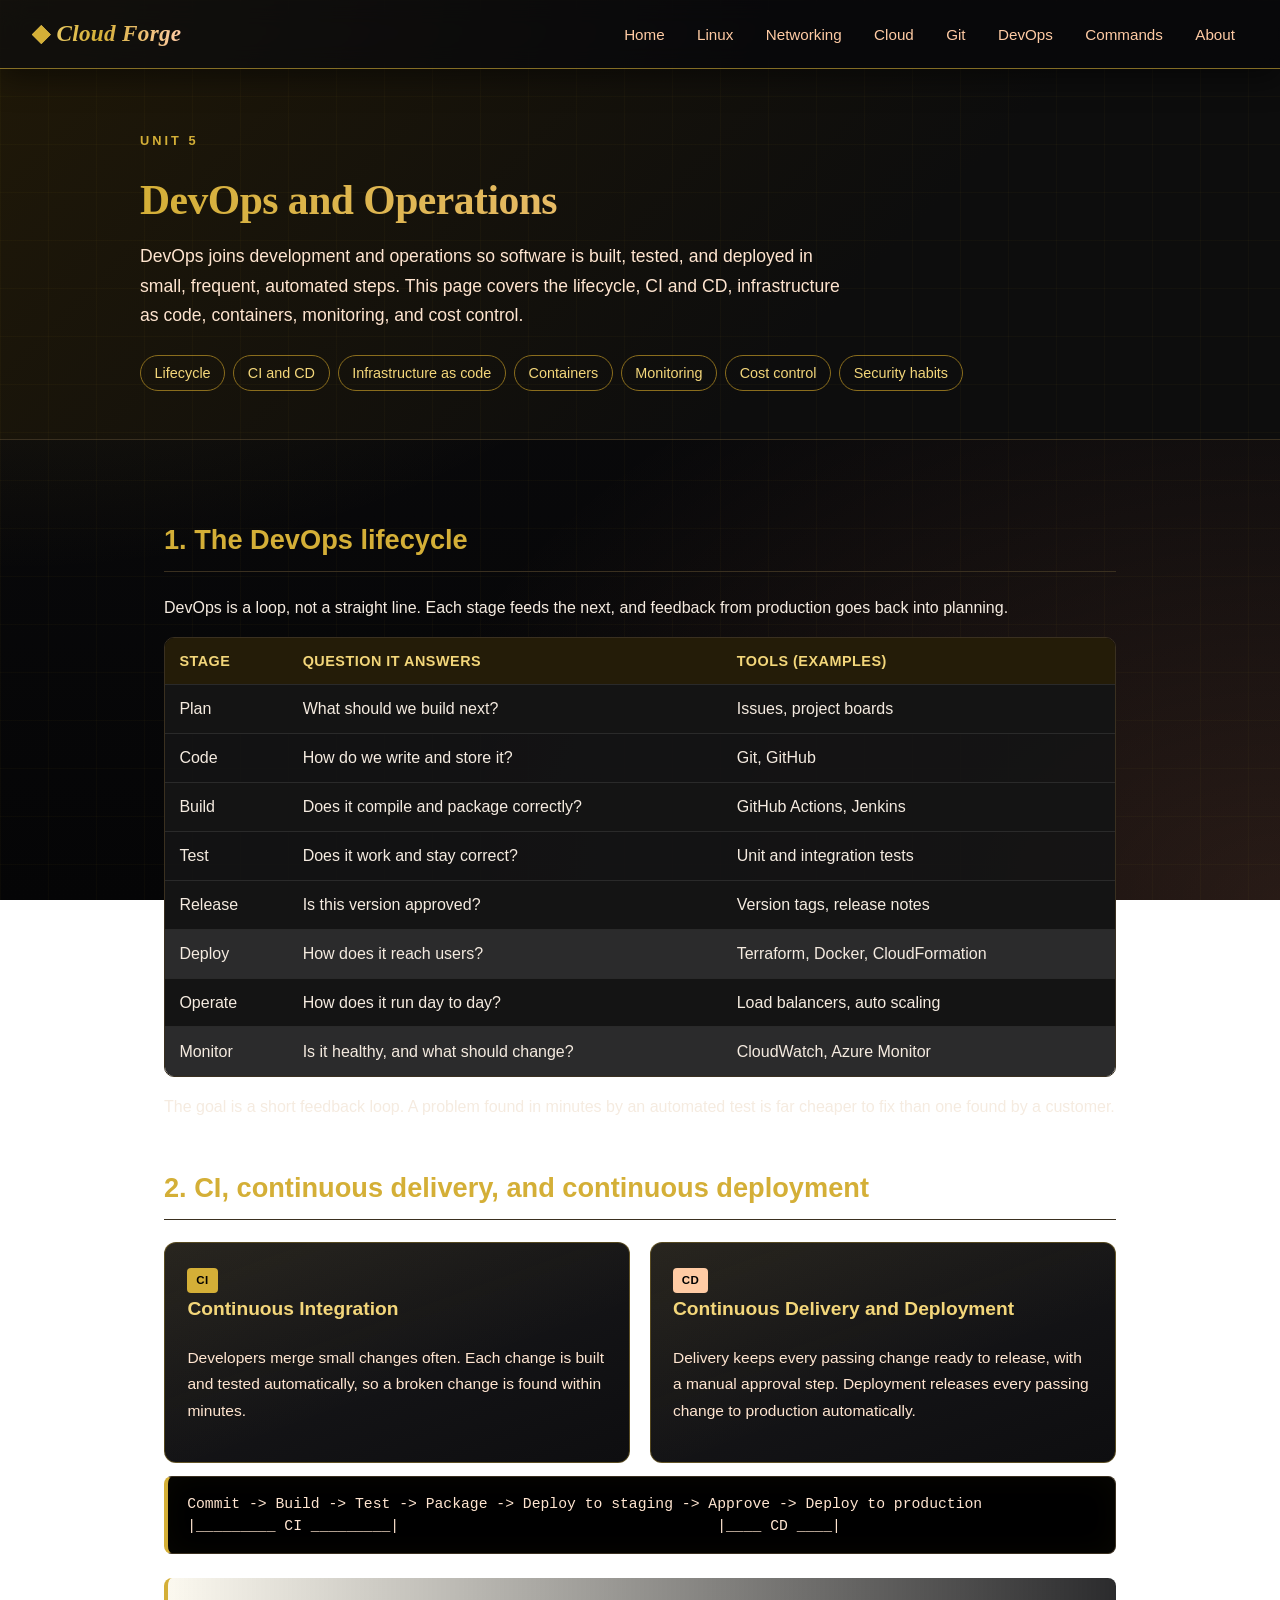
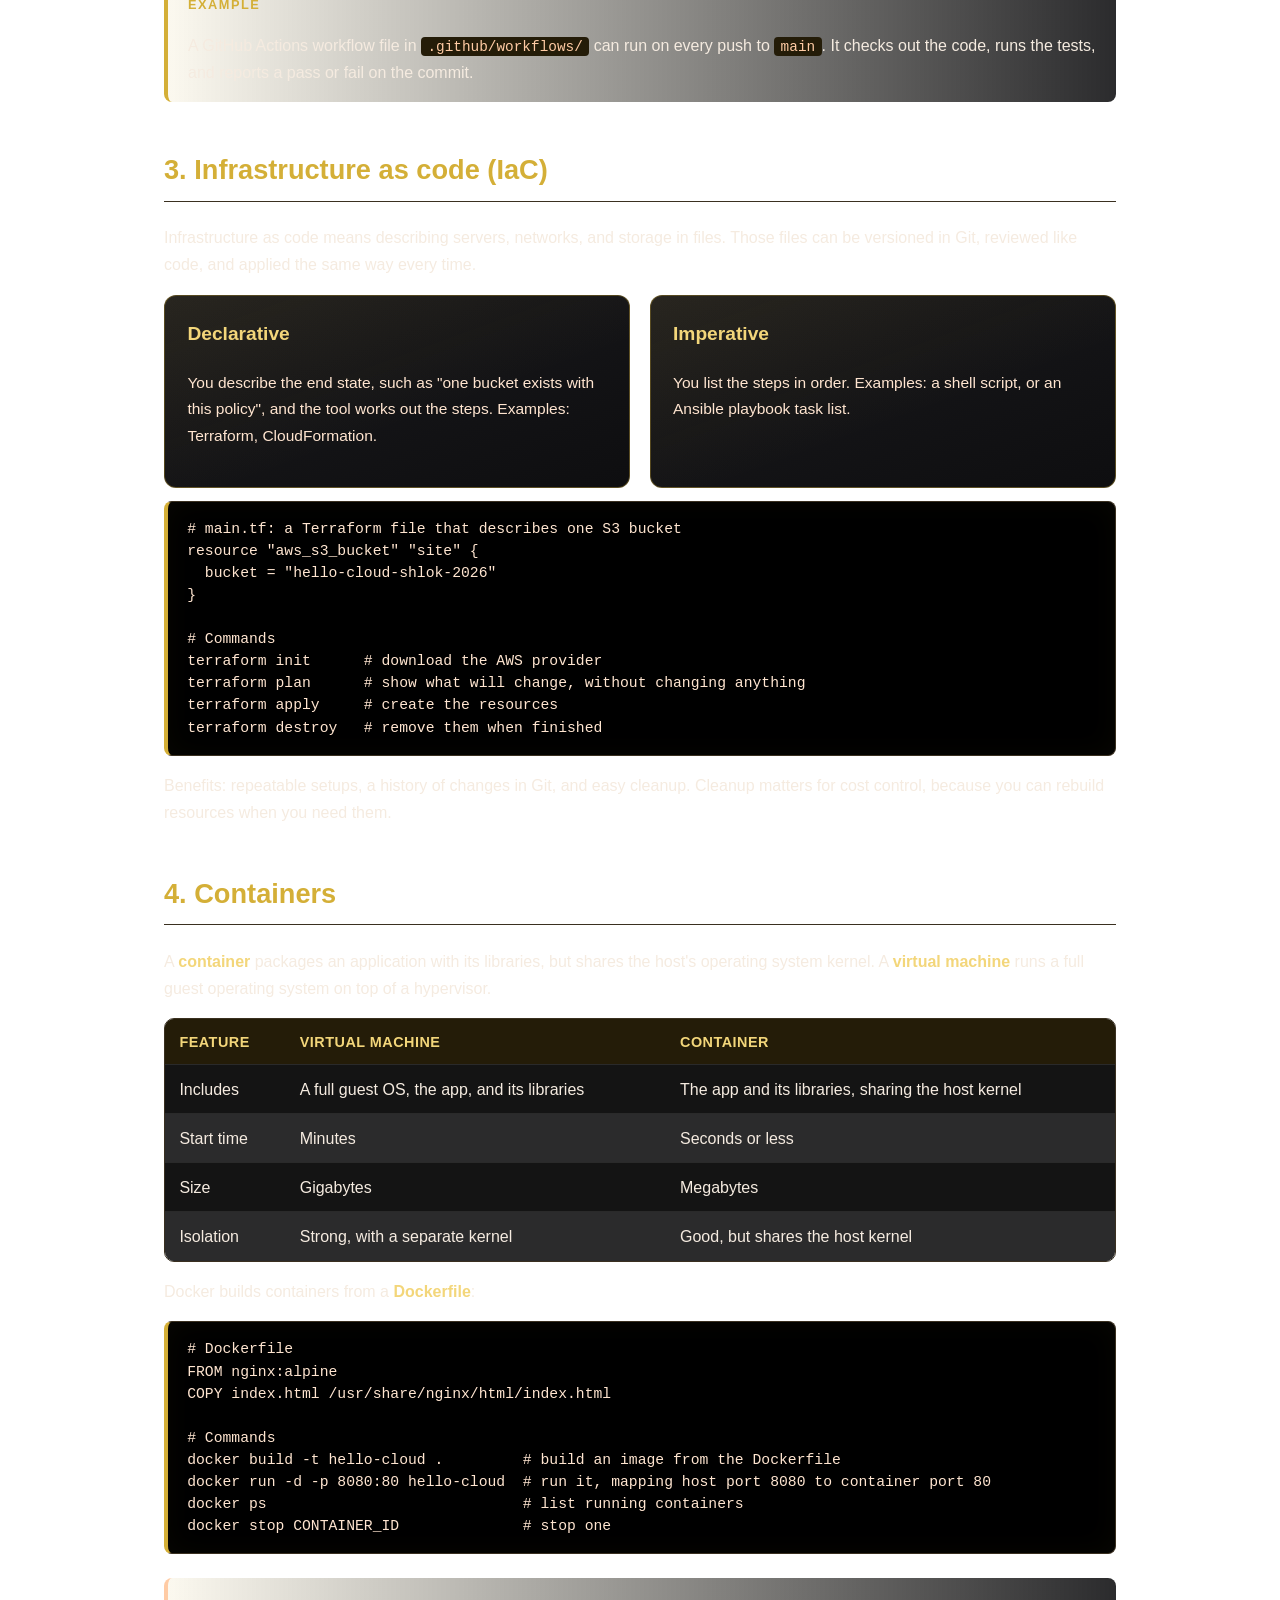
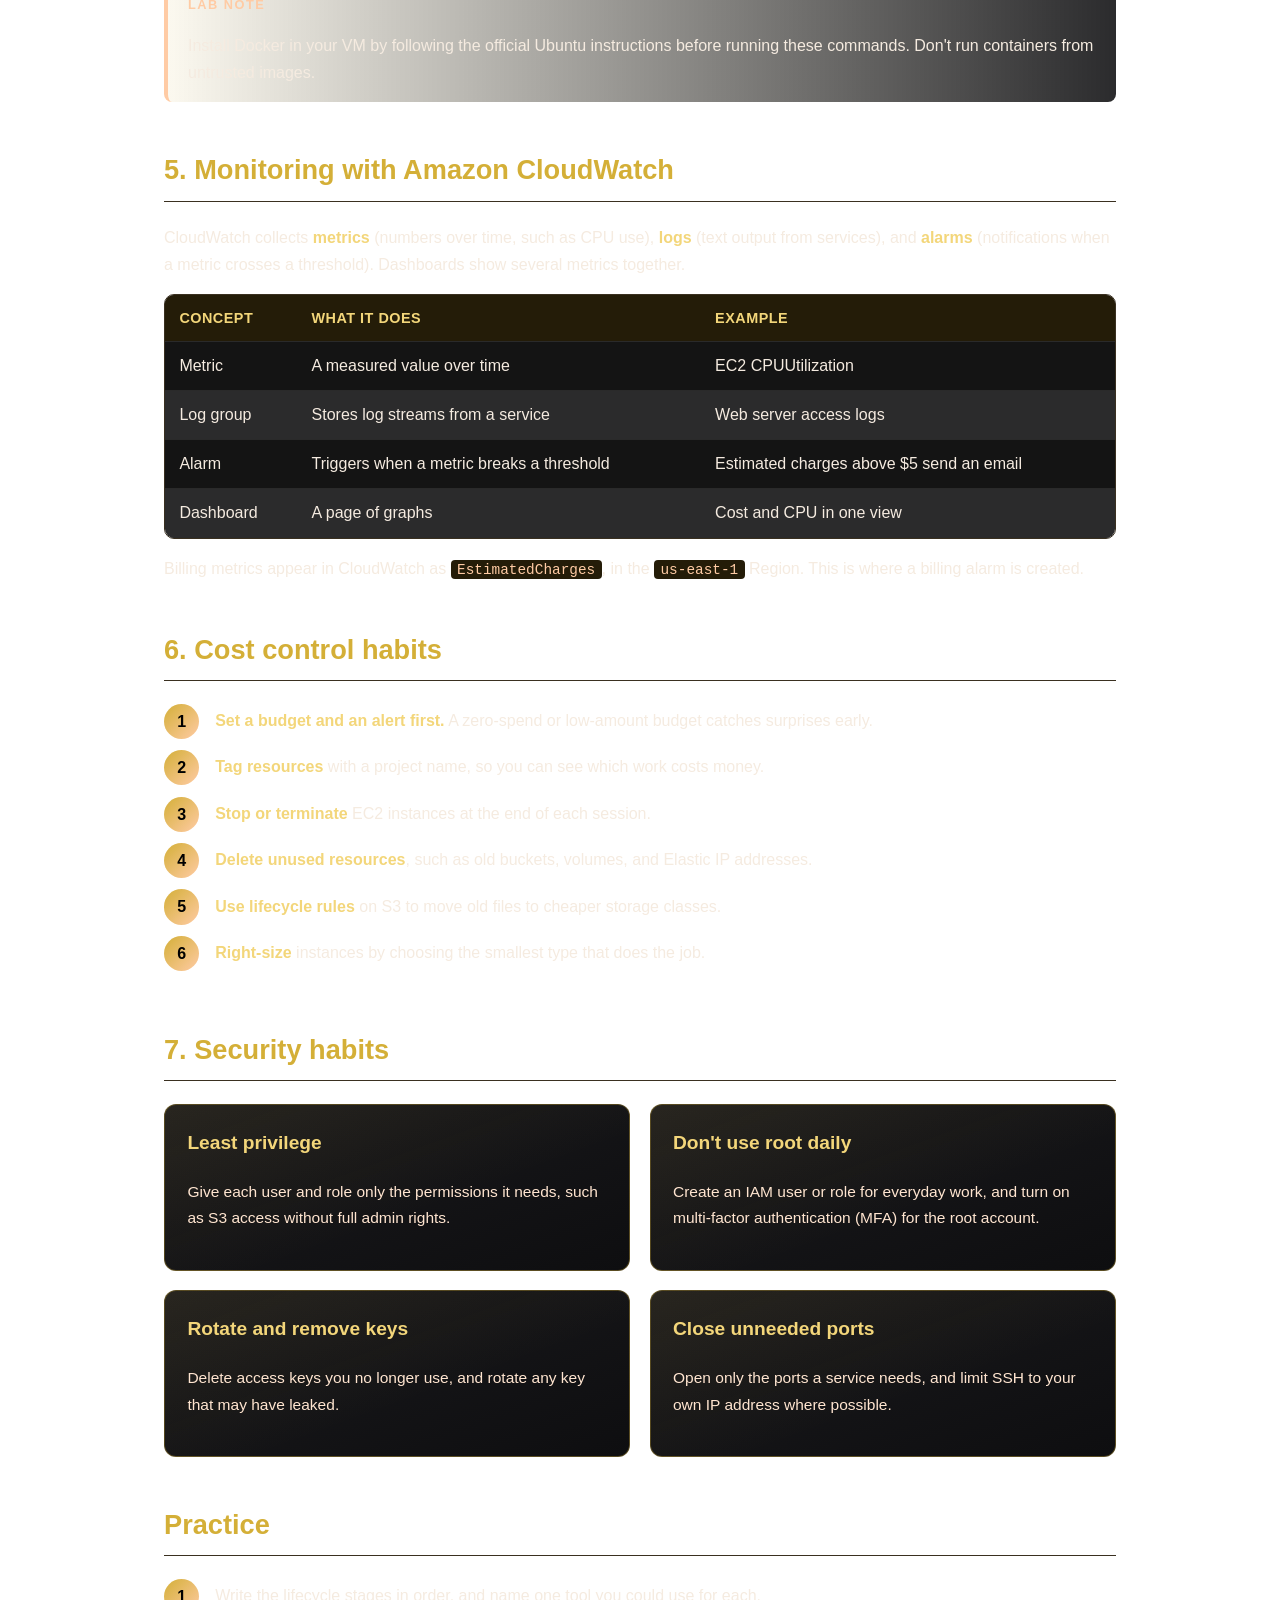
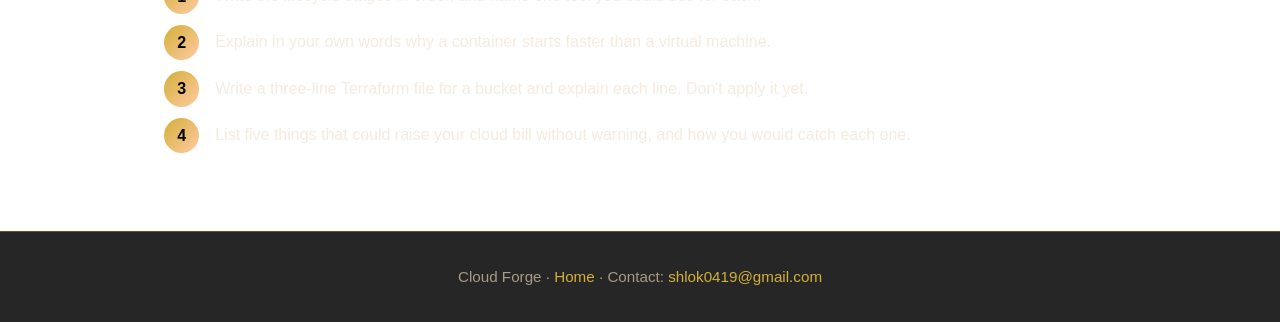
<file: devops.html>
<!DOCTYPE html>
<html lang="en">
<head>
  <meta charset="UTF-8">
  <meta name="viewport" content="width=device-width, initial-scale=1.0">
  <title>DevOps | Cloud Forge</title>
  <link rel="stylesheet" href="style.css">
</head>
<body>
  <nav>
    <a class="brand" href="index.html">Cloud Forge</a>
    <ul>
      <li><a href="index.html">Home</a></li>
      <li><a href="linux.html">Linux</a></li>
      <li><a href="networking.html">Networking</a></li>
      <li><a href="cloud.html">Cloud</a></li>
      <li><a href="git.html">Git</a></li>
      <li><a href="devops.html">DevOps</a></li>
      <li><a href="commands.html">Commands</a></li>
      <li><a href="about.html">About</a></li>
    </ul>
  </nav>

  <section class="page-hero">
    <div class="inner">
      <p class="eyebrow">Unit 5</p>
      <h1>DevOps and Operations</h1>
      <p class="lead">DevOps joins development and operations so software is built, tested, and deployed in small, frequent, automated steps. This page covers the lifecycle, CI and CD, infrastructure as code, containers, monitoring, and cost control.</p>
      <div class="toc">
        <a href="#lifecycle">Lifecycle</a>
        <a href="#cicd">CI and CD</a>
        <a href="#iac">Infrastructure as code</a>
        <a href="#containers">Containers</a>
        <a href="#monitoring">Monitoring</a>
        <a href="#cost">Cost control</a>
        <a href="#security">Security habits</a>
      </div>
    </div>
  </section>

  <main>
    <h2 id="lifecycle">1. The DevOps lifecycle</h2>
    <p>DevOps is a loop, not a straight line. Each stage feeds the next, and feedback from production goes back into planning.</p>
    <div class="table-wrap">
      <table>
        <tr><th>Stage</th><th>Question it answers</th><th>Tools (examples)</th></tr>
        <tr><td>Plan</td><td>What should we build next?</td><td>Issues, project boards</td></tr>
        <tr><td>Code</td><td>How do we write and store it?</td><td>Git, GitHub</td></tr>
        <tr><td>Build</td><td>Does it compile and package correctly?</td><td>GitHub Actions, Jenkins</td></tr>
        <tr><td>Test</td><td>Does it work and stay correct?</td><td>Unit and integration tests</td></tr>
        <tr><td>Release</td><td>Is this version approved?</td><td>Version tags, release notes</td></tr>
        <tr><td>Deploy</td><td>How does it reach users?</td><td>Terraform, Docker, CloudFormation</td></tr>
        <tr><td>Operate</td><td>How does it run day to day?</td><td>Load balancers, auto scaling</td></tr>
        <tr><td>Monitor</td><td>Is it healthy, and what should change?</td><td>CloudWatch, Azure Monitor</td></tr>
      </table>
    </div>
    <p>The goal is a short feedback loop. A problem found in minutes by an automated test is far cheaper to fix than one found by a customer.</p>

    <h2 id="cicd">2. CI, continuous delivery, and continuous deployment</h2>
    <div class="grid-2">
      <div class="card">
        <span class="badge">CI</span>
        <h3>Continuous Integration</h3>
        <p>Developers merge small changes often. Each change is built and tested automatically, so a broken change is found within minutes.</p>
      </div>
      <div class="card">
        <span class="badge peach">CD</span>
        <h3>Continuous Delivery and Deployment</h3>
        <p>Delivery keeps every passing change ready to release, with a manual approval step. Deployment releases every passing change to production automatically.</p>
      </div>
    </div>
    <pre><code>Commit -&gt; Build -&gt; Test -&gt; Package -&gt; Deploy to staging -&gt; Approve -&gt; Deploy to production
|_________ CI _________|                                    |____ CD ____|</code></pre>
    <div class="callout">
      <span class="label">Example</span>
      <p>A GitHub Actions workflow file in <code>.github/workflows/</code> can run on every push to <code>main</code>. It checks out the code, runs the tests, and reports a pass or fail on the commit.</p>
    </div>

    <h2 id="iac">3. Infrastructure as code (IaC)</h2>
    <p>Infrastructure as code means describing servers, networks, and storage in files. Those files can be versioned in Git, reviewed like code, and applied the same way every time.</p>
    <div class="grid-2">
      <div class="card">
        <h3>Declarative</h3>
        <p>You describe the end state, such as "one bucket exists with this policy", and the tool works out the steps. Examples: Terraform, CloudFormation.</p>
      </div>
      <div class="card">
        <h3>Imperative</h3>
        <p>You list the steps in order. Examples: a shell script, or an Ansible playbook task list.</p>
      </div>
    </div>
    <pre><code># main.tf: a Terraform file that describes one S3 bucket
resource "aws_s3_bucket" "site" {
  bucket = "hello-cloud-shlok-2026"
}

# Commands
terraform init      # download the AWS provider
terraform plan      # show what will change, without changing anything
terraform apply     # create the resources
terraform destroy   # remove them when finished</code></pre>
    <p>Benefits: repeatable setups, a history of changes in Git, and easy cleanup. Cleanup matters for cost control, because you can rebuild resources when you need them.</p>

    <h2 id="containers">4. Containers</h2>
    <p>A <strong>container</strong> packages an application with its libraries, but shares the host's operating system kernel. A <strong>virtual machine</strong> runs a full guest operating system on top of a hypervisor.</p>
    <div class="table-wrap">
      <table>
        <tr><th>Feature</th><th>Virtual machine</th><th>Container</th></tr>
        <tr><td>Includes</td><td>A full guest OS, the app, and its libraries</td><td>The app and its libraries, sharing the host kernel</td></tr>
        <tr><td>Start time</td><td>Minutes</td><td>Seconds or less</td></tr>
        <tr><td>Size</td><td>Gigabytes</td><td>Megabytes</td></tr>
        <tr><td>Isolation</td><td>Strong, with a separate kernel</td><td>Good, but shares the host kernel</td></tr>
      </table>
    </div>
    <p>Docker builds containers from a <strong>Dockerfile</strong>:</p>
    <pre><code># Dockerfile
FROM nginx:alpine
COPY index.html /usr/share/nginx/html/index.html

# Commands
docker build -t hello-cloud .         # build an image from the Dockerfile
docker run -d -p 8080:80 hello-cloud  # run it, mapping host port 8080 to container port 80
docker ps                             # list running containers
docker stop CONTAINER_ID              # stop one</code></pre>
    <div class="callout warn">
      <span class="label">Lab note</span>
      <p>Install Docker in your VM by following the official Ubuntu instructions before running these commands. Don't run containers from untrusted images.</p>
    </div>

    <h2 id="monitoring">5. Monitoring with Amazon CloudWatch</h2>
    <p>CloudWatch collects <strong>metrics</strong> (numbers over time, such as CPU use), <strong>logs</strong> (text output from services), and <strong>alarms</strong> (notifications when a metric crosses a threshold). Dashboards show several metrics together.</p>
    <div class="table-wrap">
      <table>
        <tr><th>Concept</th><th>What it does</th><th>Example</th></tr>
        <tr><td>Metric</td><td>A measured value over time</td><td>EC2 CPUUtilization</td></tr>
        <tr><td>Log group</td><td>Stores log streams from a service</td><td>Web server access logs</td></tr>
        <tr><td>Alarm</td><td>Triggers when a metric breaks a threshold</td><td>Estimated charges above $5 send an email</td></tr>
        <tr><td>Dashboard</td><td>A page of graphs</td><td>Cost and CPU in one view</td></tr>
      </table>
    </div>
    <p>Billing metrics appear in CloudWatch as <code>EstimatedCharges</code>, in the <code>us-east-1</code> Region. This is where a billing alarm is created.</p>

    <h2 id="cost">6. Cost control habits</h2>
    <ol class="steps">
      <li><strong>Set a budget and an alert first.</strong> A zero-spend or low-amount budget catches surprises early.</li>
      <li><strong>Tag resources</strong> with a project name, so you can see which work costs money.</li>
      <li><strong>Stop or terminate</strong> EC2 instances at the end of each session.</li>
      <li><strong>Delete unused resources</strong>, such as old buckets, volumes, and Elastic IP addresses.</li>
      <li><strong>Use lifecycle rules</strong> on S3 to move old files to cheaper storage classes.</li>
      <li><strong>Right-size</strong> instances by choosing the smallest type that does the job.</li>
    </ol>

    <h2 id="security">7. Security habits</h2>
    <div class="grid-2">
      <div class="card">
        <h3>Least privilege</h3>
        <p>Give each user and role only the permissions it needs, such as S3 access without full admin rights.</p>
      </div>
      <div class="card">
        <h3>Don't use root daily</h3>
        <p>Create an IAM user or role for everyday work, and turn on multi-factor authentication (MFA) for the root account.</p>
      </div>
      <div class="card">
        <h3>Rotate and remove keys</h3>
        <p>Delete access keys you no longer use, and rotate any key that may have leaked.</p>
      </div>
      <div class="card">
        <h3>Close unneeded ports</h3>
        <p>Open only the ports a service needs, and limit SSH to your own IP address where possible.</p>
      </div>
    </div>

    <h2>Practice</h2>
    <ol class="steps">
      <li>Write the lifecycle stages in order, and name one tool you could use for each.</li>
      <li>Explain in your own words why a container starts faster than a virtual machine.</li>
      <li>Write a three-line Terraform file for a bucket and explain each line. Don't apply it yet.</li>
      <li>List five things that could raise your cloud bill without warning, and how you would catch each one.</li>
    </ol>
  </main>

  <footer>Cloud Forge &middot; <a href="index.html">Home</a> &middot; Contact: <a href="mailto:shlok0419@gmail.com">shlok0419@gmail.com</a></footer>
</body>
</html>
</file>
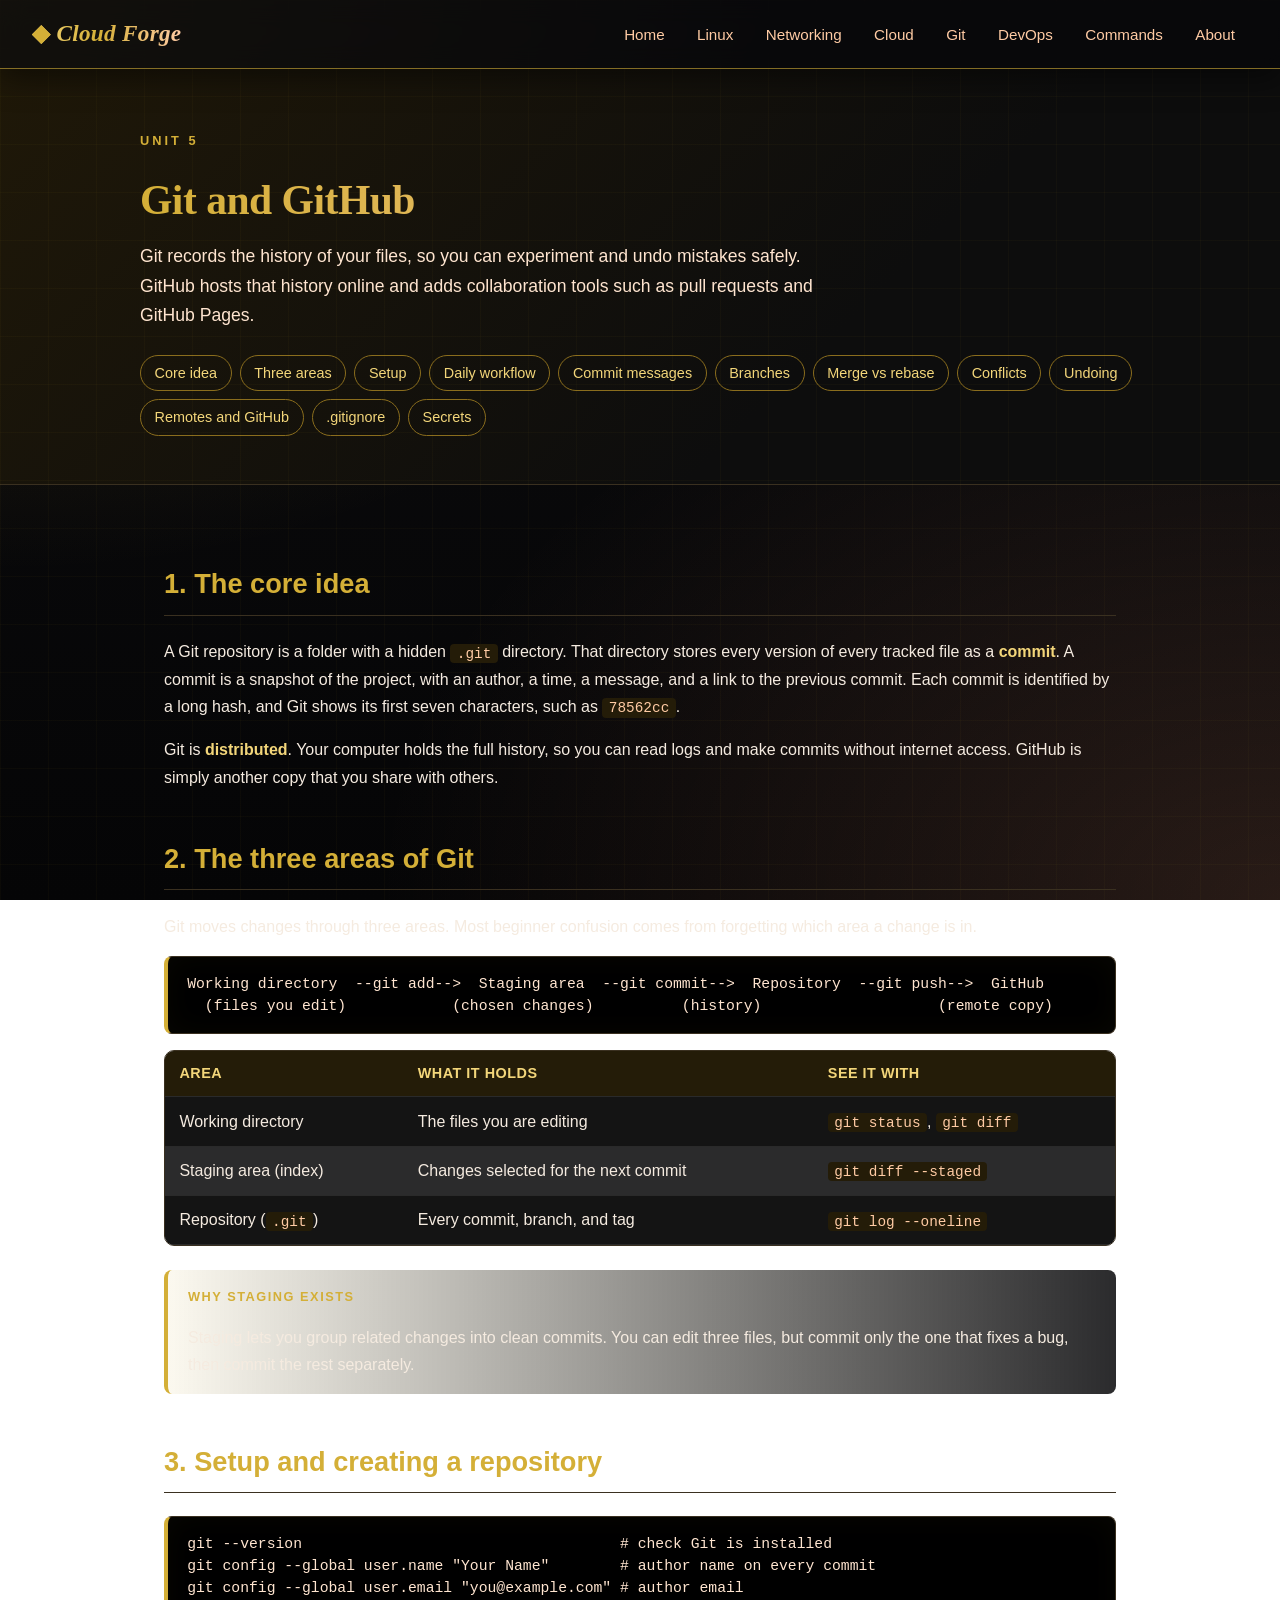
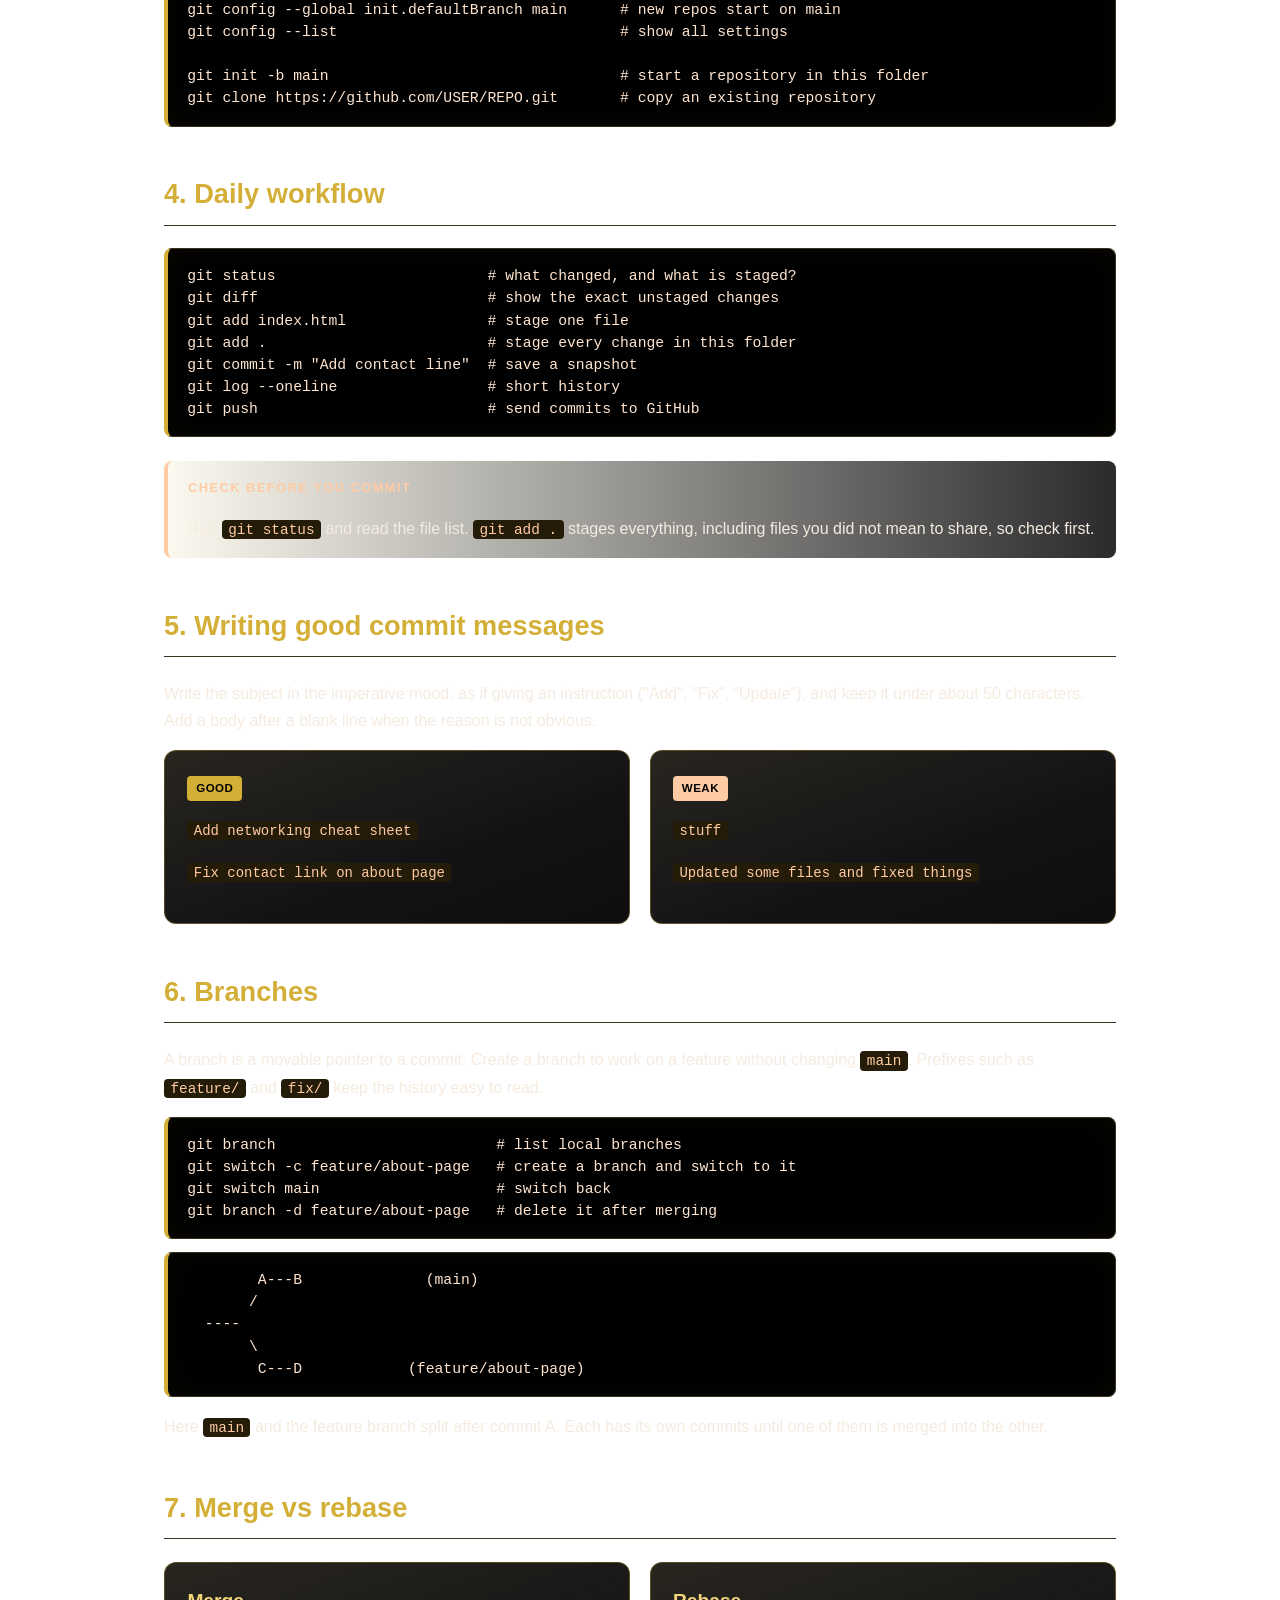
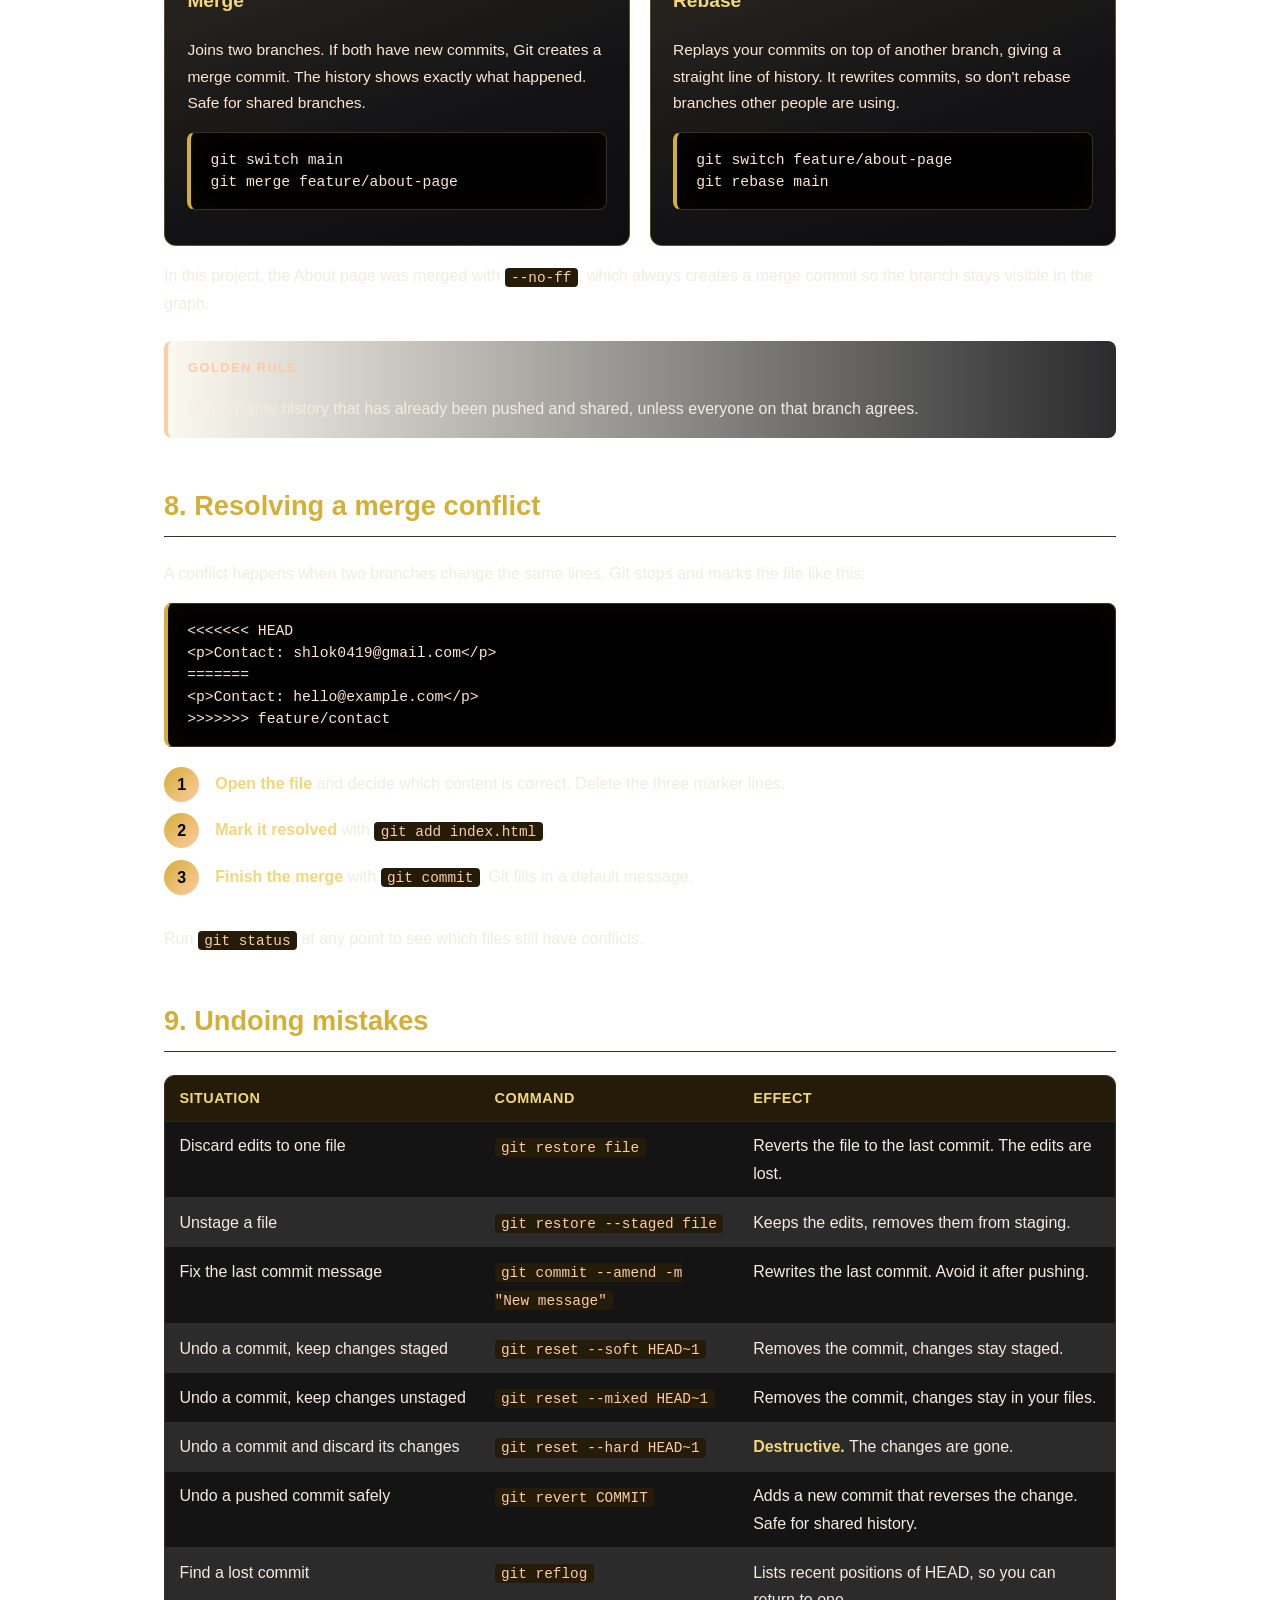
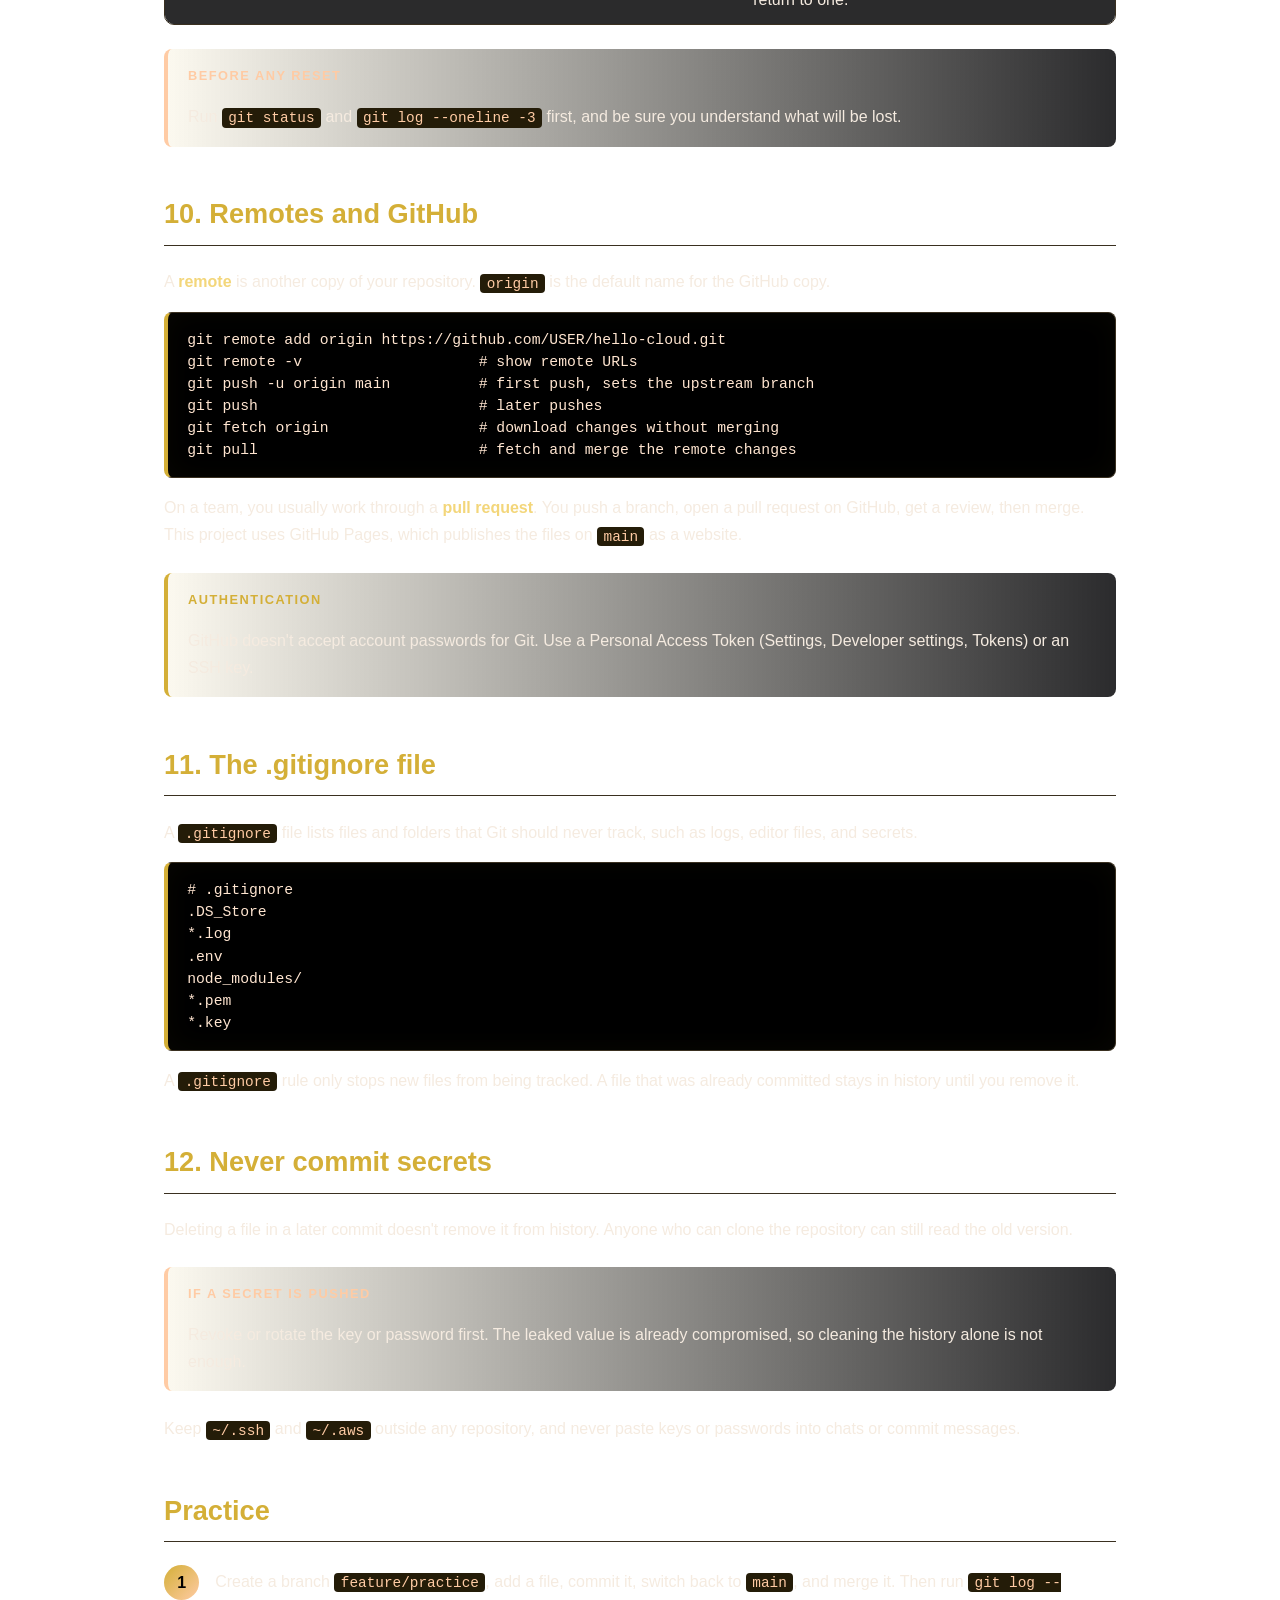
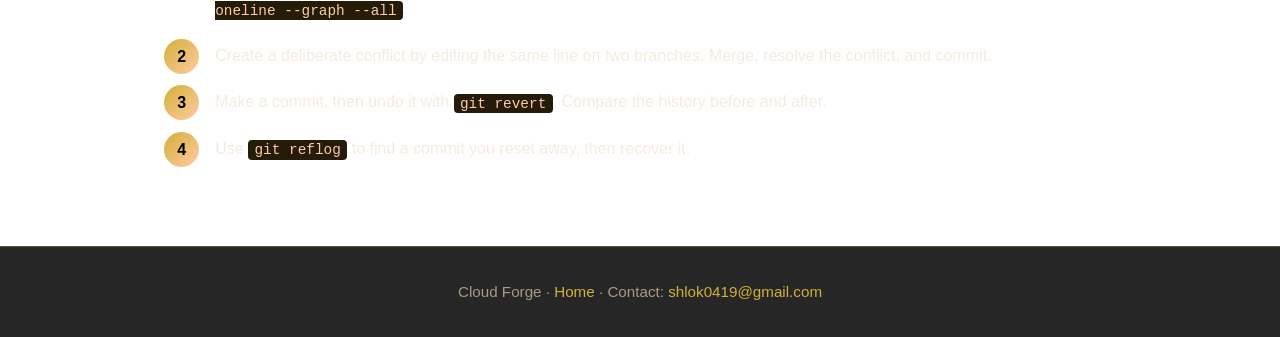
<file: git.html>
<!DOCTYPE html>
<html lang="en">
<head>
  <meta charset="UTF-8">
  <meta name="viewport" content="width=device-width, initial-scale=1.0">
  <title>Git | Cloud Forge</title>
  <link rel="stylesheet" href="style.css">
</head>
<body>
  <nav>
    <a class="brand" href="index.html">Cloud Forge</a>
    <ul>
      <li><a href="index.html">Home</a></li>
      <li><a href="linux.html">Linux</a></li>
      <li><a href="networking.html">Networking</a></li>
      <li><a href="cloud.html">Cloud</a></li>
      <li><a href="git.html">Git</a></li>
      <li><a href="devops.html">DevOps</a></li>
      <li><a href="commands.html">Commands</a></li>
      <li><a href="about.html">About</a></li>
    </ul>
  </nav>

  <section class="page-hero">
    <div class="inner">
      <p class="eyebrow">Unit 5</p>
      <h1>Git and GitHub</h1>
      <p class="lead">Git records the history of your files, so you can experiment and undo mistakes safely. GitHub hosts that history online and adds collaboration tools such as pull requests and GitHub Pages.</p>
      <div class="toc">
        <a href="#basics">Core idea</a>
        <a href="#areas">Three areas</a>
        <a href="#setup">Setup</a>
        <a href="#daily">Daily workflow</a>
        <a href="#messages">Commit messages</a>
        <a href="#branches">Branches</a>
        <a href="#merge">Merge vs rebase</a>
        <a href="#conflicts">Conflicts</a>
        <a href="#undo">Undoing</a>
        <a href="#remotes">Remotes and GitHub</a>
        <a href="#ignore">.gitignore</a>
        <a href="#secrets">Secrets</a>
      </div>
    </div>
  </section>

  <main>
    <h2 id="basics">1. The core idea</h2>
    <p>A Git repository is a folder with a hidden <code>.git</code> directory. That directory stores every version of every tracked file as a <strong>commit</strong>. A commit is a snapshot of the project, with an author, a time, a message, and a link to the previous commit. Each commit is identified by a long hash, and Git shows its first seven characters, such as <code>78562cc</code>.</p>
    <p>Git is <strong>distributed</strong>. Your computer holds the full history, so you can read logs and make commits without internet access. GitHub is simply another copy that you share with others.</p>

    <h2 id="areas">2. The three areas of Git</h2>
    <p>Git moves changes through three areas. Most beginner confusion comes from forgetting which area a change is in.</p>
    <pre><code>Working directory  --git add-->  Staging area  --git commit-->  Repository  --git push-->  GitHub
  (files you edit)            (chosen changes)          (history)                    (remote copy)</code></pre>
    <div class="table-wrap">
      <table>
        <tr><th>Area</th><th>What it holds</th><th>See it with</th></tr>
        <tr><td>Working directory</td><td>The files you are editing</td><td><code>git status</code>, <code>git diff</code></td></tr>
        <tr><td>Staging area (index)</td><td>Changes selected for the next commit</td><td><code>git diff --staged</code></td></tr>
        <tr><td>Repository (<code>.git</code>)</td><td>Every commit, branch, and tag</td><td><code>git log --oneline</code></td></tr>
      </table>
    </div>
    <div class="callout">
      <span class="label">Why staging exists</span>
      <p>Staging lets you group related changes into clean commits. You can edit three files, but commit only the one that fixes a bug, then commit the rest separately.</p>
    </div>

    <h2 id="setup">3. Setup and creating a repository</h2>
    <pre><code>git --version                                    # check Git is installed
git config --global user.name "Your Name"        # author name on every commit
git config --global user.email "you@example.com" # author email
git config --global init.defaultBranch main      # new repos start on main
git config --list                                # show all settings

git init -b main                                 # start a repository in this folder
git clone https://github.com/USER/REPO.git       # copy an existing repository</code></pre>

    <h2 id="daily">4. Daily workflow</h2>
    <pre><code>git status                        # what changed, and what is staged?
git diff                          # show the exact unstaged changes
git add index.html                # stage one file
git add .                         # stage every change in this folder
git commit -m "Add contact line"  # save a snapshot
git log --oneline                 # short history
git push                          # send commits to GitHub</code></pre>
    <div class="callout warn">
      <span class="label">Check before you commit</span>
      <p>Run <code>git status</code> and read the file list. <code>git add .</code> stages everything, including files you did not mean to share, so check first.</p>
    </div>

    <h2 id="messages">5. Writing good commit messages</h2>
    <p>Write the subject in the imperative mood, as if giving an instruction ("Add", "Fix", "Update"), and keep it under about 50 characters. Add a body after a blank line when the reason is not obvious.</p>
    <div class="grid-2">
      <div class="card">
        <span class="badge">Good</span>
        <p><code>Add networking cheat sheet</code></p>
        <p><code>Fix contact link on about page</code></p>
      </div>
      <div class="card">
        <span class="badge peach">Weak</span>
        <p><code>stuff</code></p>
        <p><code>Updated some files and fixed things</code></p>
      </div>
    </div>

    <h2 id="branches">6. Branches</h2>
    <p>A branch is a movable pointer to a commit. Create a branch to work on a feature without changing <code>main</code>. Prefixes such as <code>feature/</code> and <code>fix/</code> keep the history easy to read.</p>
    <pre><code>git branch                         # list local branches
git switch -c feature/about-page   # create a branch and switch to it
git switch main                    # switch back
git branch -d feature/about-page   # delete it after merging</code></pre>
    <pre><code>        A---B              (main)
       /
  ----                    
       \
        C---D            (feature/about-page)</code></pre>
    <p>Here <code>main</code> and the feature branch split after commit A. Each has its own commits until one of them is merged into the other.</p>

    <h2 id="merge">7. Merge vs rebase</h2>
    <div class="grid-2">
      <div class="card">
        <h3>Merge</h3>
        <p>Joins two branches. If both have new commits, Git creates a merge commit. The history shows exactly what happened. Safe for shared branches.</p>
        <pre><code>git switch main
git merge feature/about-page</code></pre>
      </div>
      <div class="card">
        <h3>Rebase</h3>
        <p>Replays your commits on top of another branch, giving a straight line of history. It rewrites commits, so don't rebase branches other people are using.</p>
        <pre><code>git switch feature/about-page
git rebase main</code></pre>
      </div>
    </div>
    <p>In this project, the About page was merged with <code>--no-ff</code>, which always creates a merge commit so the branch stays visible in the graph.</p>
    <div class="callout warn">
      <span class="label">Golden rule</span>
      <p>Don't rewrite history that has already been pushed and shared, unless everyone on that branch agrees.</p>
    </div>

    <h2 id="conflicts">8. Resolving a merge conflict</h2>
    <p>A conflict happens when two branches change the same lines. Git stops and marks the file like this:</p>
    <pre><code>&lt;&lt;&lt;&lt;&lt;&lt;&lt; HEAD
&lt;p&gt;Contact: shlok0419@gmail.com&lt;/p&gt;
=======
&lt;p&gt;Contact: hello@example.com&lt;/p&gt;
&gt;&gt;&gt;&gt;&gt;&gt;&gt; feature/contact</code></pre>
    <ol class="steps">
      <li><strong>Open the file</strong> and decide which content is correct. Delete the three marker lines.</li>
      <li><strong>Mark it resolved</strong> with <code>git add index.html</code>.</li>
      <li><strong>Finish the merge</strong> with <code>git commit</code>. Git fills in a default message.</li>
    </ol>
    <p>Run <code>git status</code> at any point to see which files still have conflicts.</p>

    <h2 id="undo">9. Undoing mistakes</h2>
    <div class="table-wrap">
      <table>
        <tr><th>Situation</th><th>Command</th><th>Effect</th></tr>
        <tr><td>Discard edits to one file</td><td><code>git restore file</code></td><td>Reverts the file to the last commit. The edits are lost.</td></tr>
        <tr><td>Unstage a file</td><td><code>git restore --staged file</code></td><td>Keeps the edits, removes them from staging.</td></tr>
        <tr><td>Fix the last commit message</td><td><code>git commit --amend -m "New message"</code></td><td>Rewrites the last commit. Avoid it after pushing.</td></tr>
        <tr><td>Undo a commit, keep changes staged</td><td><code>git reset --soft HEAD~1</code></td><td>Removes the commit, changes stay staged.</td></tr>
        <tr><td>Undo a commit, keep changes unstaged</td><td><code>git reset --mixed HEAD~1</code></td><td>Removes the commit, changes stay in your files.</td></tr>
        <tr><td>Undo a commit and discard its changes</td><td><code>git reset --hard HEAD~1</code></td><td><strong>Destructive.</strong> The changes are gone.</td></tr>
        <tr><td>Undo a pushed commit safely</td><td><code>git revert COMMIT</code></td><td>Adds a new commit that reverses the change. Safe for shared history.</td></tr>
        <tr><td>Find a lost commit</td><td><code>git reflog</code></td><td>Lists recent positions of HEAD, so you can return to one.</td></tr>
      </table>
    </div>
    <div class="callout warn">
      <span class="label">Before any reset</span>
      <p>Run <code>git status</code> and <code>git log --oneline -3</code> first, and be sure you understand what will be lost.</p>
    </div>

    <h2 id="remotes">10. Remotes and GitHub</h2>
    <p>A <strong>remote</strong> is another copy of your repository. <code>origin</code> is the default name for the GitHub copy.</p>
    <pre><code>git remote add origin https://github.com/USER/hello-cloud.git
git remote -v                    # show remote URLs
git push -u origin main          # first push, sets the upstream branch
git push                         # later pushes
git fetch origin                 # download changes without merging
git pull                         # fetch and merge the remote changes</code></pre>
    <p>On a team, you usually work through a <strong>pull request</strong>. You push a branch, open a pull request on GitHub, get a review, then merge. This project uses GitHub Pages, which publishes the files on <code>main</code> as a website.</p>
    <div class="callout">
      <span class="label">Authentication</span>
      <p>GitHub doesn't accept account passwords for Git. Use a Personal Access Token (Settings, Developer settings, Tokens) or an SSH key.</p>
    </div>

    <h2 id="ignore">11. The .gitignore file</h2>
    <p>A <code>.gitignore</code> file lists files and folders that Git should never track, such as logs, editor files, and secrets.</p>
    <pre><code># .gitignore
.DS_Store
*.log
.env
node_modules/
*.pem
*.key</code></pre>
    <p>A <code>.gitignore</code> rule only stops new files from being tracked. A file that was already committed stays in history until you remove it.</p>

    <h2 id="secrets">12. Never commit secrets</h2>
    <p>Deleting a file in a later commit doesn't remove it from history. Anyone who can clone the repository can still read the old version.</p>
    <div class="callout warn">
      <span class="label">If a secret is pushed</span>
      <p>Revoke or rotate the key or password first. The leaked value is already compromised, so cleaning the history alone is not enough.</p>
    </div>
    <p>Keep <code>~/.ssh</code> and <code>~/.aws</code> outside any repository, and never paste keys or passwords into chats or commit messages.</p>

    <h2>Practice</h2>
    <ol class="steps">
      <li>Create a branch <code>feature/practice</code>, add a file, commit it, switch back to <code>main</code>, and merge it. Then run <code>git log --oneline --graph --all</code>.</li>
      <li>Create a deliberate conflict by editing the same line on two branches. Merge, resolve the conflict, and commit.</li>
      <li>Make a commit, then undo it with <code>git revert</code>. Compare the history before and after.</li>
      <li>Use <code>git reflog</code> to find a commit you reset away, then recover it.</li>
    </ol>
  </main>

  <footer>Cloud Forge &middot; <a href="index.html">Home</a> &middot; Contact: <a href="mailto:shlok0419@gmail.com">shlok0419@gmail.com</a></footer>
</body>
</html>
</file>
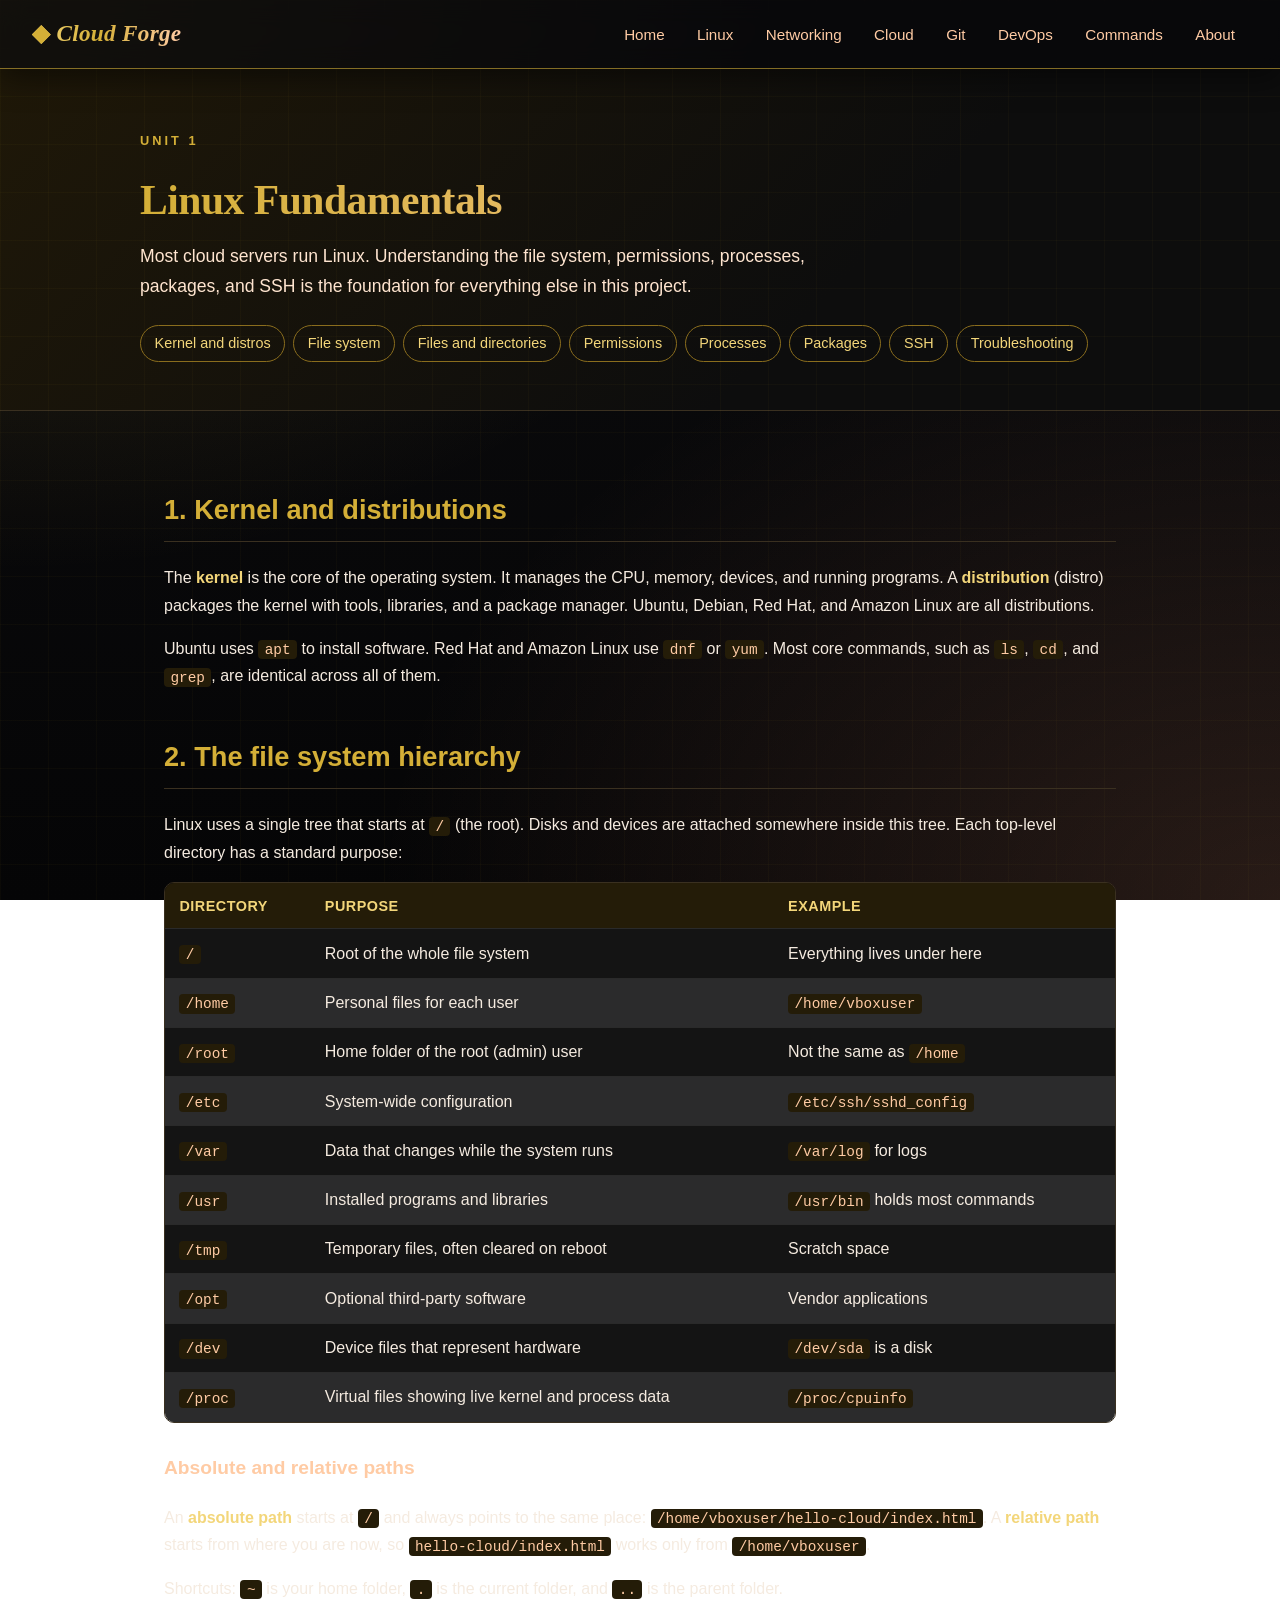
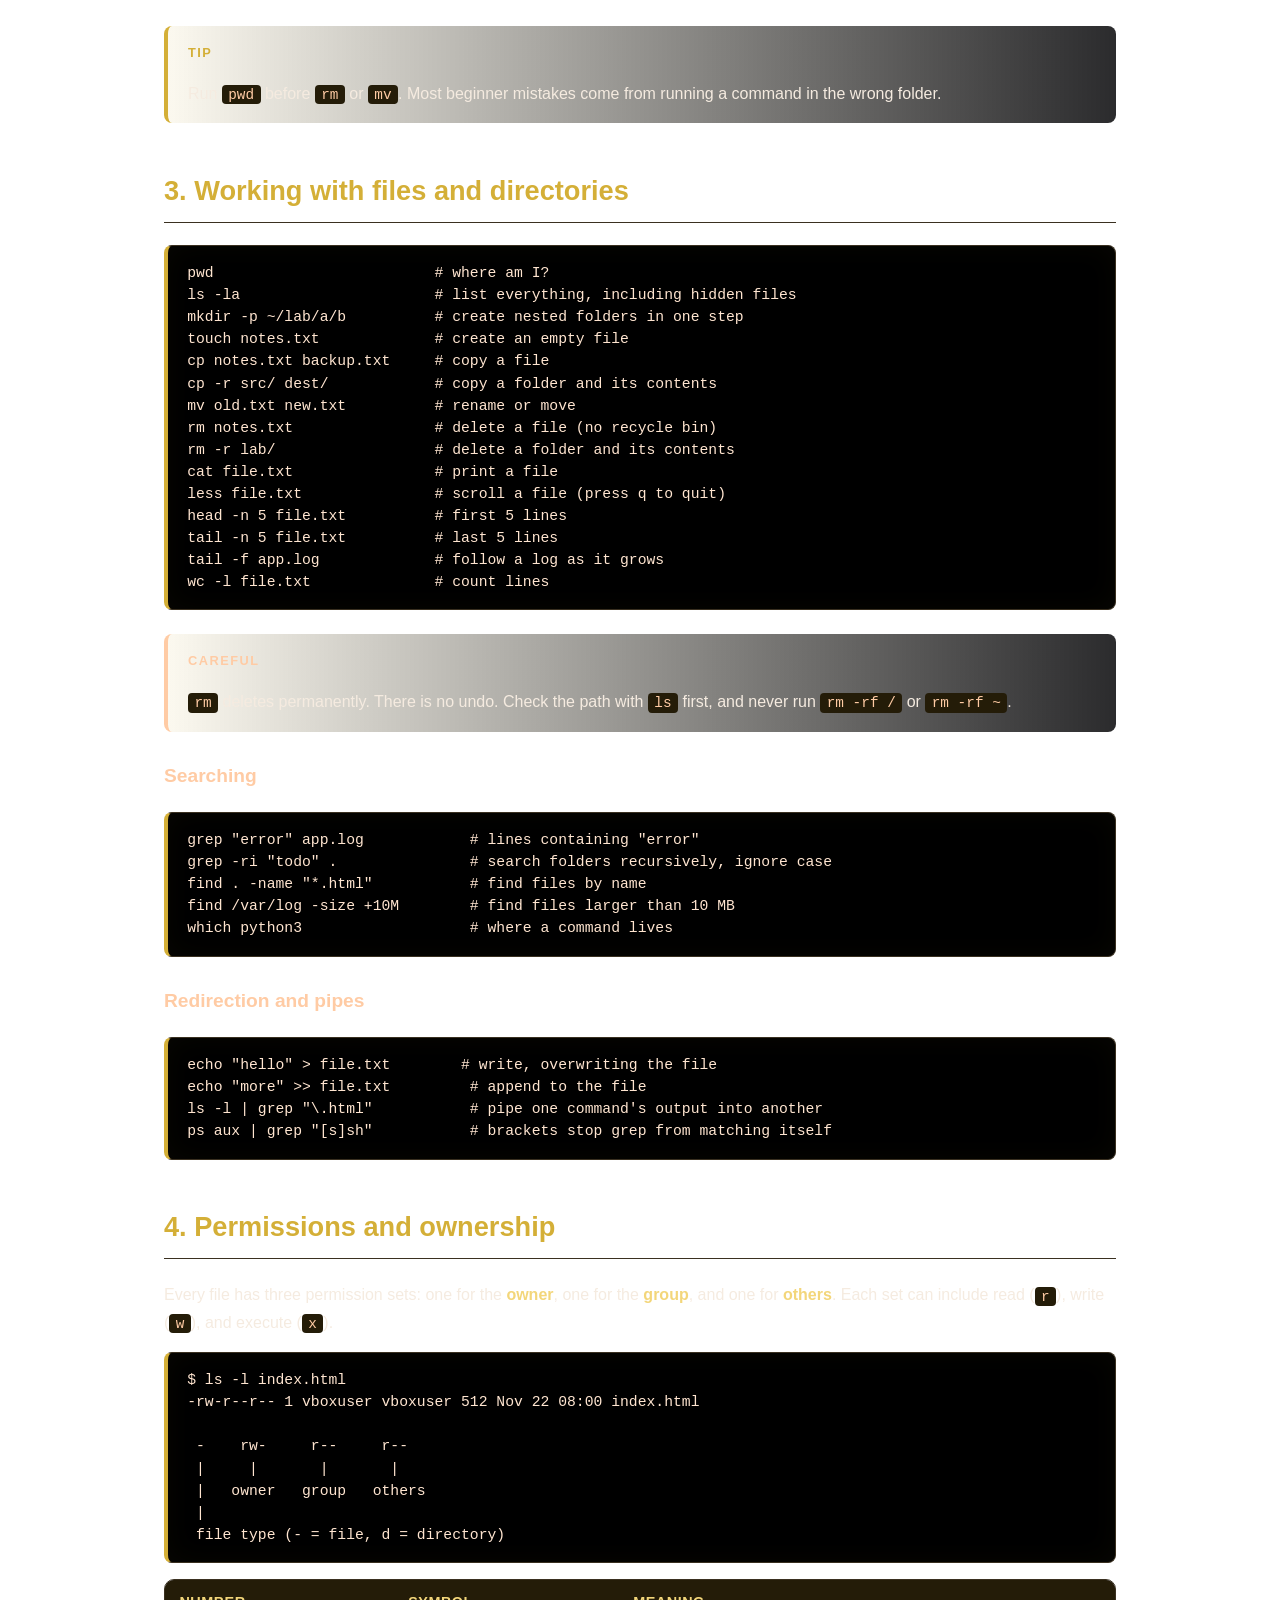
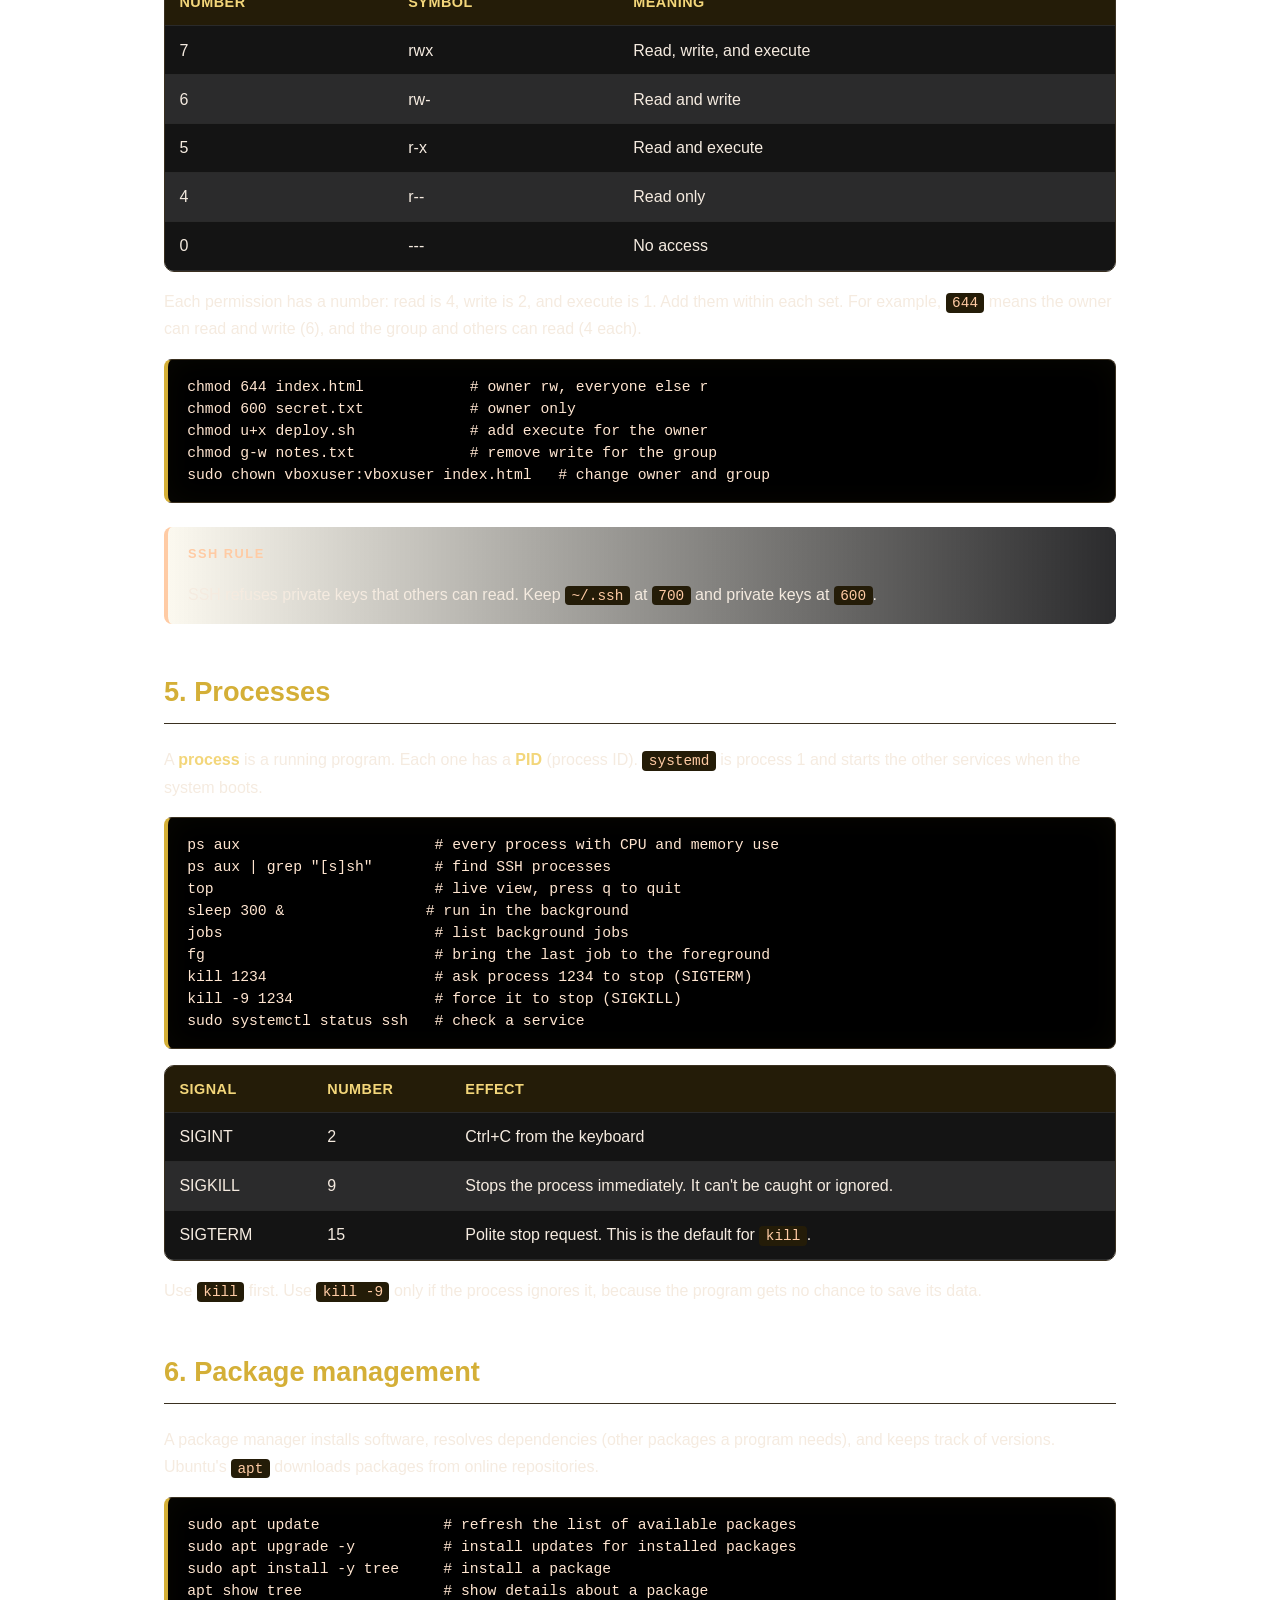
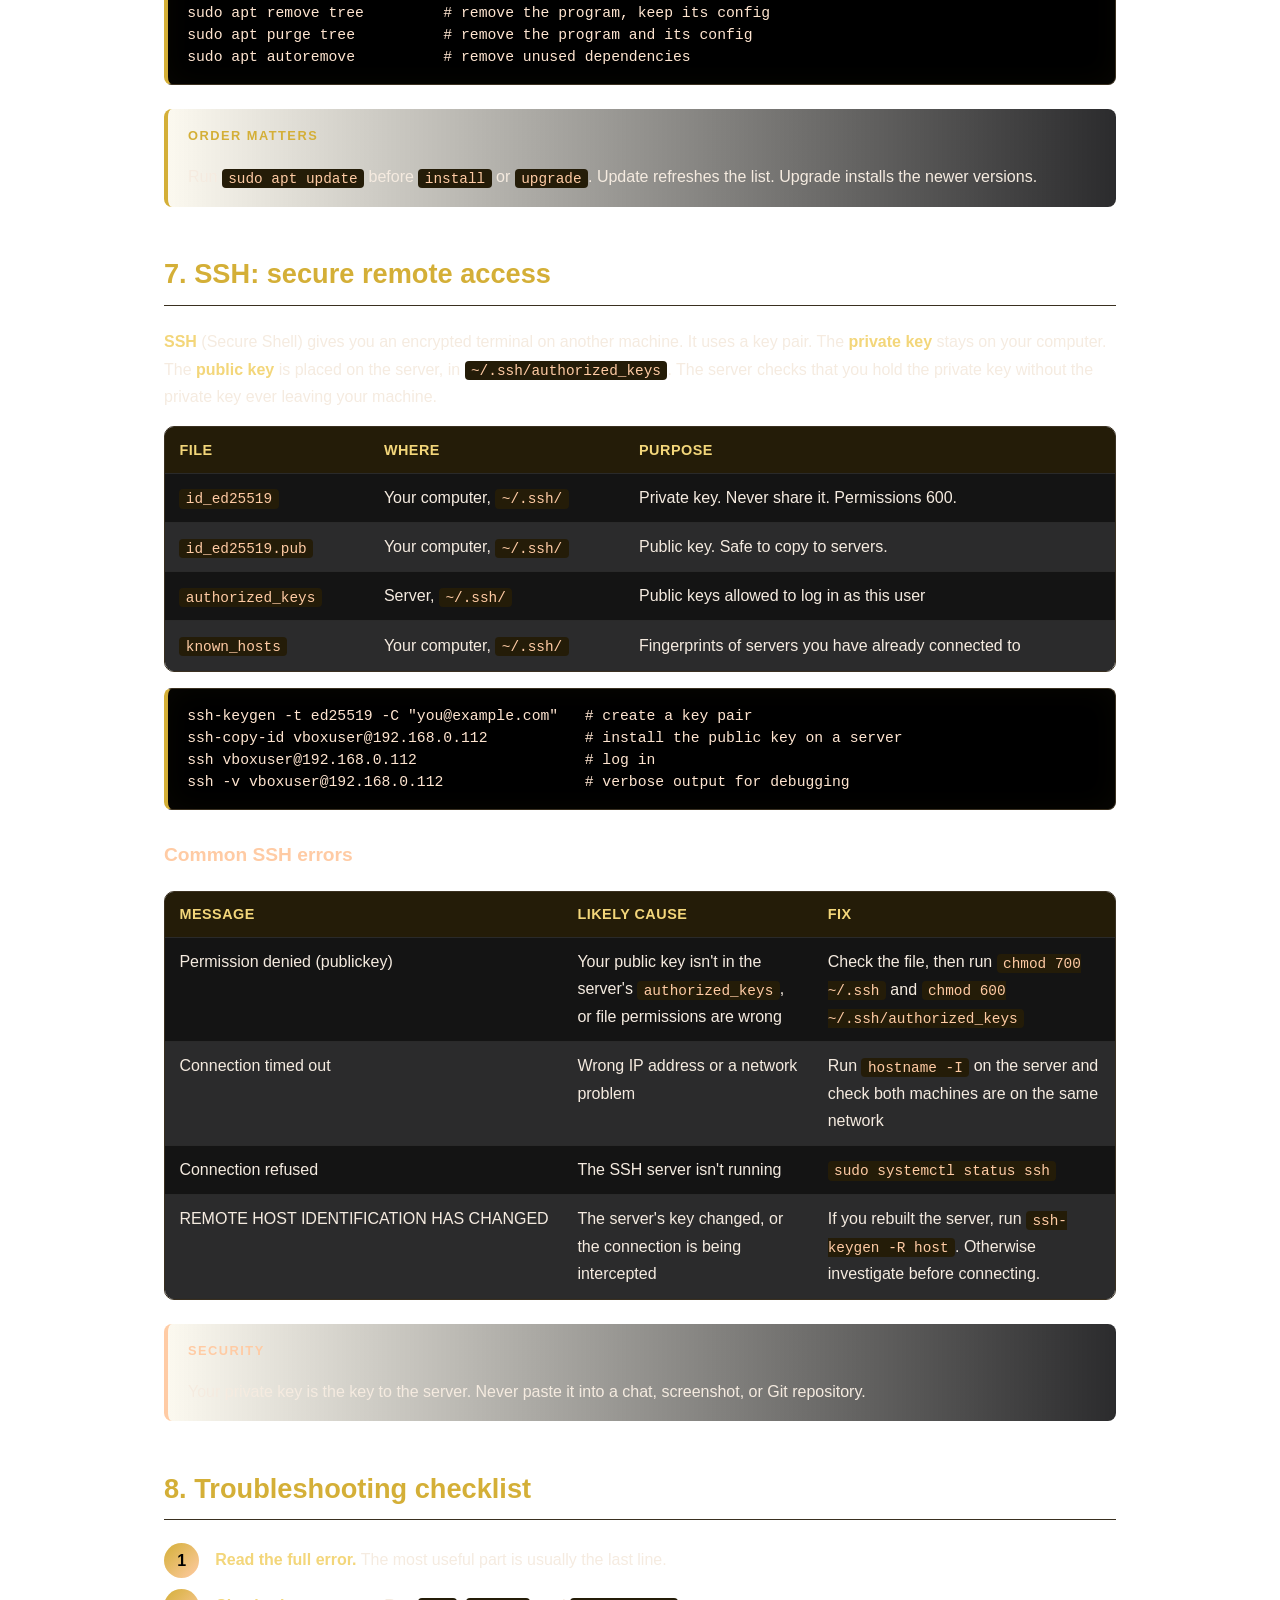
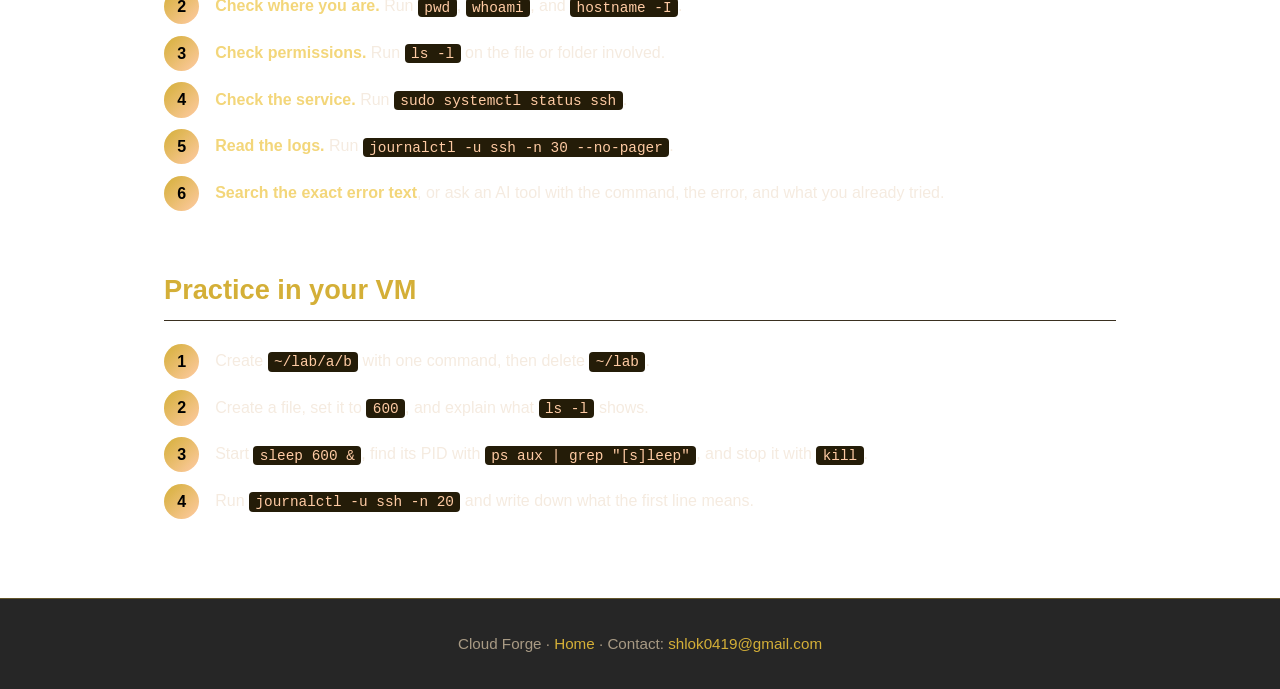
<file: linux.html>
<!DOCTYPE html>
<html lang="en">
<head>
  <meta charset="UTF-8">
  <meta name="viewport" content="width=device-width, initial-scale=1.0">
  <title>Linux | Cloud Forge</title>
  <link rel="stylesheet" href="style.css">
</head>
<body>
  <nav>
    <a class="brand" href="index.html">Cloud Forge</a>
    <ul>
      <li><a href="index.html">Home</a></li>
      <li><a href="linux.html">Linux</a></li>
      <li><a href="networking.html">Networking</a></li>
      <li><a href="cloud.html">Cloud</a></li>
      <li><a href="git.html">Git</a></li>
      <li><a href="devops.html">DevOps</a></li>
      <li><a href="commands.html">Commands</a></li>
      <li><a href="about.html">About</a></li>
    </ul>
  </nav>

  <section class="page-hero">
    <div class="inner">
      <p class="eyebrow">Unit 1</p>
      <h1>Linux Fundamentals</h1>
      <p class="lead">Most cloud servers run Linux. Understanding the file system, permissions, processes, packages, and SSH is the foundation for everything else in this project.</p>
      <div class="toc">
        <a href="#kernel">Kernel and distros</a>
        <a href="#filesystem">File system</a>
        <a href="#files">Files and directories</a>
        <a href="#permissions">Permissions</a>
        <a href="#processes">Processes</a>
        <a href="#packages">Packages</a>
        <a href="#ssh">SSH</a>
        <a href="#troubleshoot">Troubleshooting</a>
      </div>
    </div>
  </section>

  <main>
    <h2 id="kernel">1. Kernel and distributions</h2>
    <p>The <strong>kernel</strong> is the core of the operating system. It manages the CPU, memory, devices, and running programs. A <strong>distribution</strong> (distro) packages the kernel with tools, libraries, and a package manager. Ubuntu, Debian, Red Hat, and Amazon Linux are all distributions.</p>
    <p>Ubuntu uses <code>apt</code> to install software. Red Hat and Amazon Linux use <code>dnf</code> or <code>yum</code>. Most core commands, such as <code>ls</code>, <code>cd</code>, and <code>grep</code>, are identical across all of them.</p>

    <h2 id="filesystem">2. The file system hierarchy</h2>
    <p>Linux uses a single tree that starts at <code>/</code> (the root). Disks and devices are attached somewhere inside this tree. Each top-level directory has a standard purpose:</p>
    <div class="table-wrap">
      <table>
        <tr><th>Directory</th><th>Purpose</th><th>Example</th></tr>
        <tr><td><code>/</code></td><td>Root of the whole file system</td><td>Everything lives under here</td></tr>
        <tr><td><code>/home</code></td><td>Personal files for each user</td><td><code>/home/vboxuser</code></td></tr>
        <tr><td><code>/root</code></td><td>Home folder of the root (admin) user</td><td>Not the same as <code>/home</code></td></tr>
        <tr><td><code>/etc</code></td><td>System-wide configuration</td><td><code>/etc/ssh/sshd_config</code></td></tr>
        <tr><td><code>/var</code></td><td>Data that changes while the system runs</td><td><code>/var/log</code> for logs</td></tr>
        <tr><td><code>/usr</code></td><td>Installed programs and libraries</td><td><code>/usr/bin</code> holds most commands</td></tr>
        <tr><td><code>/tmp</code></td><td>Temporary files, often cleared on reboot</td><td>Scratch space</td></tr>
        <tr><td><code>/opt</code></td><td>Optional third-party software</td><td>Vendor applications</td></tr>
        <tr><td><code>/dev</code></td><td>Device files that represent hardware</td><td><code>/dev/sda</code> is a disk</td></tr>
        <tr><td><code>/proc</code></td><td>Virtual files showing live kernel and process data</td><td><code>/proc/cpuinfo</code></td></tr>
      </table>
    </div>
    <h3>Absolute and relative paths</h3>
    <p>An <strong>absolute path</strong> starts at <code>/</code> and always points to the same place: <code>/home/vboxuser/hello-cloud/index.html</code>. A <strong>relative path</strong> starts from where you are now, so <code>hello-cloud/index.html</code> works only from <code>/home/vboxuser</code>.</p>
    <p>Shortcuts: <code>~</code> is your home folder, <code>.</code> is the current folder, and <code>..</code> is the parent folder.</p>
    <div class="callout">
      <span class="label">Tip</span>
      <p>Run <code>pwd</code> before <code>rm</code> or <code>mv</code>. Most beginner mistakes come from running a command in the wrong folder.</p>
    </div>

    <h2 id="files">3. Working with files and directories</h2>
    <pre><code>pwd                         # where am I?
ls -la                      # list everything, including hidden files
mkdir -p ~/lab/a/b          # create nested folders in one step
touch notes.txt             # create an empty file
cp notes.txt backup.txt     # copy a file
cp -r src/ dest/            # copy a folder and its contents
mv old.txt new.txt          # rename or move
rm notes.txt                # delete a file (no recycle bin)
rm -r lab/                  # delete a folder and its contents
cat file.txt                # print a file
less file.txt               # scroll a file (press q to quit)
head -n 5 file.txt          # first 5 lines
tail -n 5 file.txt          # last 5 lines
tail -f app.log             # follow a log as it grows
wc -l file.txt              # count lines</code></pre>
    <div class="callout warn">
      <span class="label">Careful</span>
      <p><code>rm</code> deletes permanently. There is no undo. Check the path with <code>ls</code> first, and never run <code>rm -rf /</code> or <code>rm -rf ~</code>.</p>
    </div>

    <h3>Searching</h3>
    <pre><code>grep "error" app.log            # lines containing "error"
grep -ri "todo" .               # search folders recursively, ignore case
find . -name "*.html"           # find files by name
find /var/log -size +10M        # find files larger than 10 MB
which python3                   # where a command lives</code></pre>

    <h3>Redirection and pipes</h3>
    <pre><code>echo "hello" &gt; file.txt        # write, overwriting the file
echo "more" &gt;&gt; file.txt         # append to the file
ls -l | grep "\.html"           # pipe one command's output into another
ps aux | grep "[s]sh"           # brackets stop grep from matching itself</code></pre>

    <h2 id="permissions">4. Permissions and ownership</h2>
    <p>Every file has three permission sets: one for the <strong>owner</strong>, one for the <strong>group</strong>, and one for <strong>others</strong>. Each set can include read (<code>r</code>), write (<code>w</code>), and execute (<code>x</code>).</p>
    <pre><code>$ ls -l index.html
-rw-r--r-- 1 vboxuser vboxuser 512 Nov 22 08:00 index.html

 -    rw-     r--     r--
 |     |       |       |
 |   owner   group   others
 |
 file type (- = file, d = directory)</code></pre>
    <div class="table-wrap">
      <table>
        <tr><th>Number</th><th>Symbol</th><th>Meaning</th></tr>
        <tr><td>7</td><td>rwx</td><td>Read, write, and execute</td></tr>
        <tr><td>6</td><td>rw-</td><td>Read and write</td></tr>
        <tr><td>5</td><td>r-x</td><td>Read and execute</td></tr>
        <tr><td>4</td><td>r--</td><td>Read only</td></tr>
        <tr><td>0</td><td>---</td><td>No access</td></tr>
      </table>
    </div>
    <p>Each permission has a number: read is 4, write is 2, and execute is 1. Add them within each set. For example, <code>644</code> means the owner can read and write (6), and the group and others can read (4 each).</p>
    <pre><code>chmod 644 index.html            # owner rw, everyone else r
chmod 600 secret.txt            # owner only
chmod u+x deploy.sh             # add execute for the owner
chmod g-w notes.txt             # remove write for the group
sudo chown vboxuser:vboxuser index.html   # change owner and group</code></pre>
    <div class="callout warn">
      <span class="label">SSH rule</span>
      <p>SSH refuses private keys that others can read. Keep <code>~/.ssh</code> at <code>700</code> and private keys at <code>600</code>.</p>
    </div>

    <h2 id="processes">5. Processes</h2>
    <p>A <strong>process</strong> is a running program. Each one has a <strong>PID</strong> (process ID). <code>systemd</code> is process 1 and starts the other services when the system boots.</p>
    <pre><code>ps aux                      # every process with CPU and memory use
ps aux | grep "[s]sh"       # find SSH processes
top                         # live view, press q to quit
sleep 300 &amp;                # run in the background
jobs                        # list background jobs
fg                          # bring the last job to the foreground
kill 1234                   # ask process 1234 to stop (SIGTERM)
kill -9 1234                # force it to stop (SIGKILL)
sudo systemctl status ssh   # check a service</code></pre>
    <div class="table-wrap">
      <table>
        <tr><th>Signal</th><th>Number</th><th>Effect</th></tr>
        <tr><td>SIGINT</td><td>2</td><td>Ctrl+C from the keyboard</td></tr>
        <tr><td>SIGKILL</td><td>9</td><td>Stops the process immediately. It can't be caught or ignored.</td></tr>
        <tr><td>SIGTERM</td><td>15</td><td>Polite stop request. This is the default for <code>kill</code>.</td></tr>
      </table>
    </div>
    <p>Use <code>kill</code> first. Use <code>kill -9</code> only if the process ignores it, because the program gets no chance to save its data.</p>

    <h2 id="packages">6. Package management</h2>
    <p>A package manager installs software, resolves dependencies (other packages a program needs), and keeps track of versions. Ubuntu's <code>apt</code> downloads packages from online repositories.</p>
    <pre><code>sudo apt update              # refresh the list of available packages
sudo apt upgrade -y          # install updates for installed packages
sudo apt install -y tree     # install a package
apt show tree                # show details about a package
sudo apt remove tree         # remove the program, keep its config
sudo apt purge tree          # remove the program and its config
sudo apt autoremove          # remove unused dependencies</code></pre>
    <div class="callout">
      <span class="label">Order matters</span>
      <p>Run <code>sudo apt update</code> before <code>install</code> or <code>upgrade</code>. Update refreshes the list. Upgrade installs the newer versions.</p>
    </div>

    <h2 id="ssh">7. SSH: secure remote access</h2>
    <p><strong>SSH</strong> (Secure Shell) gives you an encrypted terminal on another machine. It uses a key pair. The <strong>private key</strong> stays on your computer. The <strong>public key</strong> is placed on the server, in <code>~/.ssh/authorized_keys</code>. The server checks that you hold the private key without the private key ever leaving your machine.</p>
    <div class="table-wrap">
      <table>
        <tr><th>File</th><th>Where</th><th>Purpose</th></tr>
        <tr><td><code>id_ed25519</code></td><td>Your computer, <code>~/.ssh/</code></td><td>Private key. Never share it. Permissions 600.</td></tr>
        <tr><td><code>id_ed25519.pub</code></td><td>Your computer, <code>~/.ssh/</code></td><td>Public key. Safe to copy to servers.</td></tr>
        <tr><td><code>authorized_keys</code></td><td>Server, <code>~/.ssh/</code></td><td>Public keys allowed to log in as this user</td></tr>
        <tr><td><code>known_hosts</code></td><td>Your computer, <code>~/.ssh/</code></td><td>Fingerprints of servers you have already connected to</td></tr>
      </table>
    </div>
    <pre><code>ssh-keygen -t ed25519 -C "you@example.com"   # create a key pair
ssh-copy-id vboxuser@192.168.0.112           # install the public key on a server
ssh vboxuser@192.168.0.112                   # log in
ssh -v vboxuser@192.168.0.112                # verbose output for debugging</code></pre>
    <h3>Common SSH errors</h3>
    <div class="table-wrap">
      <table>
        <tr><th>Message</th><th>Likely cause</th><th>Fix</th></tr>
        <tr><td>Permission denied (publickey)</td><td>Your public key isn't in the server's <code>authorized_keys</code>, or file permissions are wrong</td><td>Check the file, then run <code>chmod 700 ~/.ssh</code> and <code>chmod 600 ~/.ssh/authorized_keys</code></td></tr>
        <tr><td>Connection timed out</td><td>Wrong IP address or a network problem</td><td>Run <code>hostname -I</code> on the server and check both machines are on the same network</td></tr>
        <tr><td>Connection refused</td><td>The SSH server isn't running</td><td><code>sudo systemctl status ssh</code></td></tr>
        <tr><td>REMOTE HOST IDENTIFICATION HAS CHANGED</td><td>The server's key changed, or the connection is being intercepted</td><td>If you rebuilt the server, run <code>ssh-keygen -R host</code>. Otherwise investigate before connecting.</td></tr>
      </table>
    </div>
    <div class="callout warn">
      <span class="label">Security</span>
      <p>Your private key is the key to the server. Never paste it into a chat, screenshot, or Git repository.</p>
    </div>

    <h2 id="troubleshoot">8. Troubleshooting checklist</h2>
    <ol class="steps">
      <li><strong>Read the full error.</strong> The most useful part is usually the last line.</li>
      <li><strong>Check where you are.</strong> Run <code>pwd</code>, <code>whoami</code>, and <code>hostname -I</code>.</li>
      <li><strong>Check permissions.</strong> Run <code>ls -l</code> on the file or folder involved.</li>
      <li><strong>Check the service.</strong> Run <code>sudo systemctl status ssh</code>.</li>
      <li><strong>Read the logs.</strong> Run <code>journalctl -u ssh -n 30 --no-pager</code>.</li>
      <li><strong>Search the exact error text</strong>, or ask an AI tool with the command, the error, and what you already tried.</li>
    </ol>

    <h2>Practice in your VM</h2>
    <ol class="steps">
      <li>Create <code>~/lab/a/b</code> with one command, then delete <code>~/lab</code>.</li>
      <li>Create a file, set it to <code>600</code>, and explain what <code>ls -l</code> shows.</li>
      <li>Start <code>sleep 600 &amp;</code>, find its PID with <code>ps aux | grep "[s]leep"</code>, and stop it with <code>kill</code>.</li>
      <li>Run <code>journalctl -u ssh -n 20</code> and write down what the first line means.</li>
    </ol>
  </main>

  <footer>Cloud Forge &middot; <a href="index.html">Home</a> &middot; Contact: <a href="mailto:shlok0419@gmail.com">shlok0419@gmail.com</a></footer>
</body>
</html>
</file>
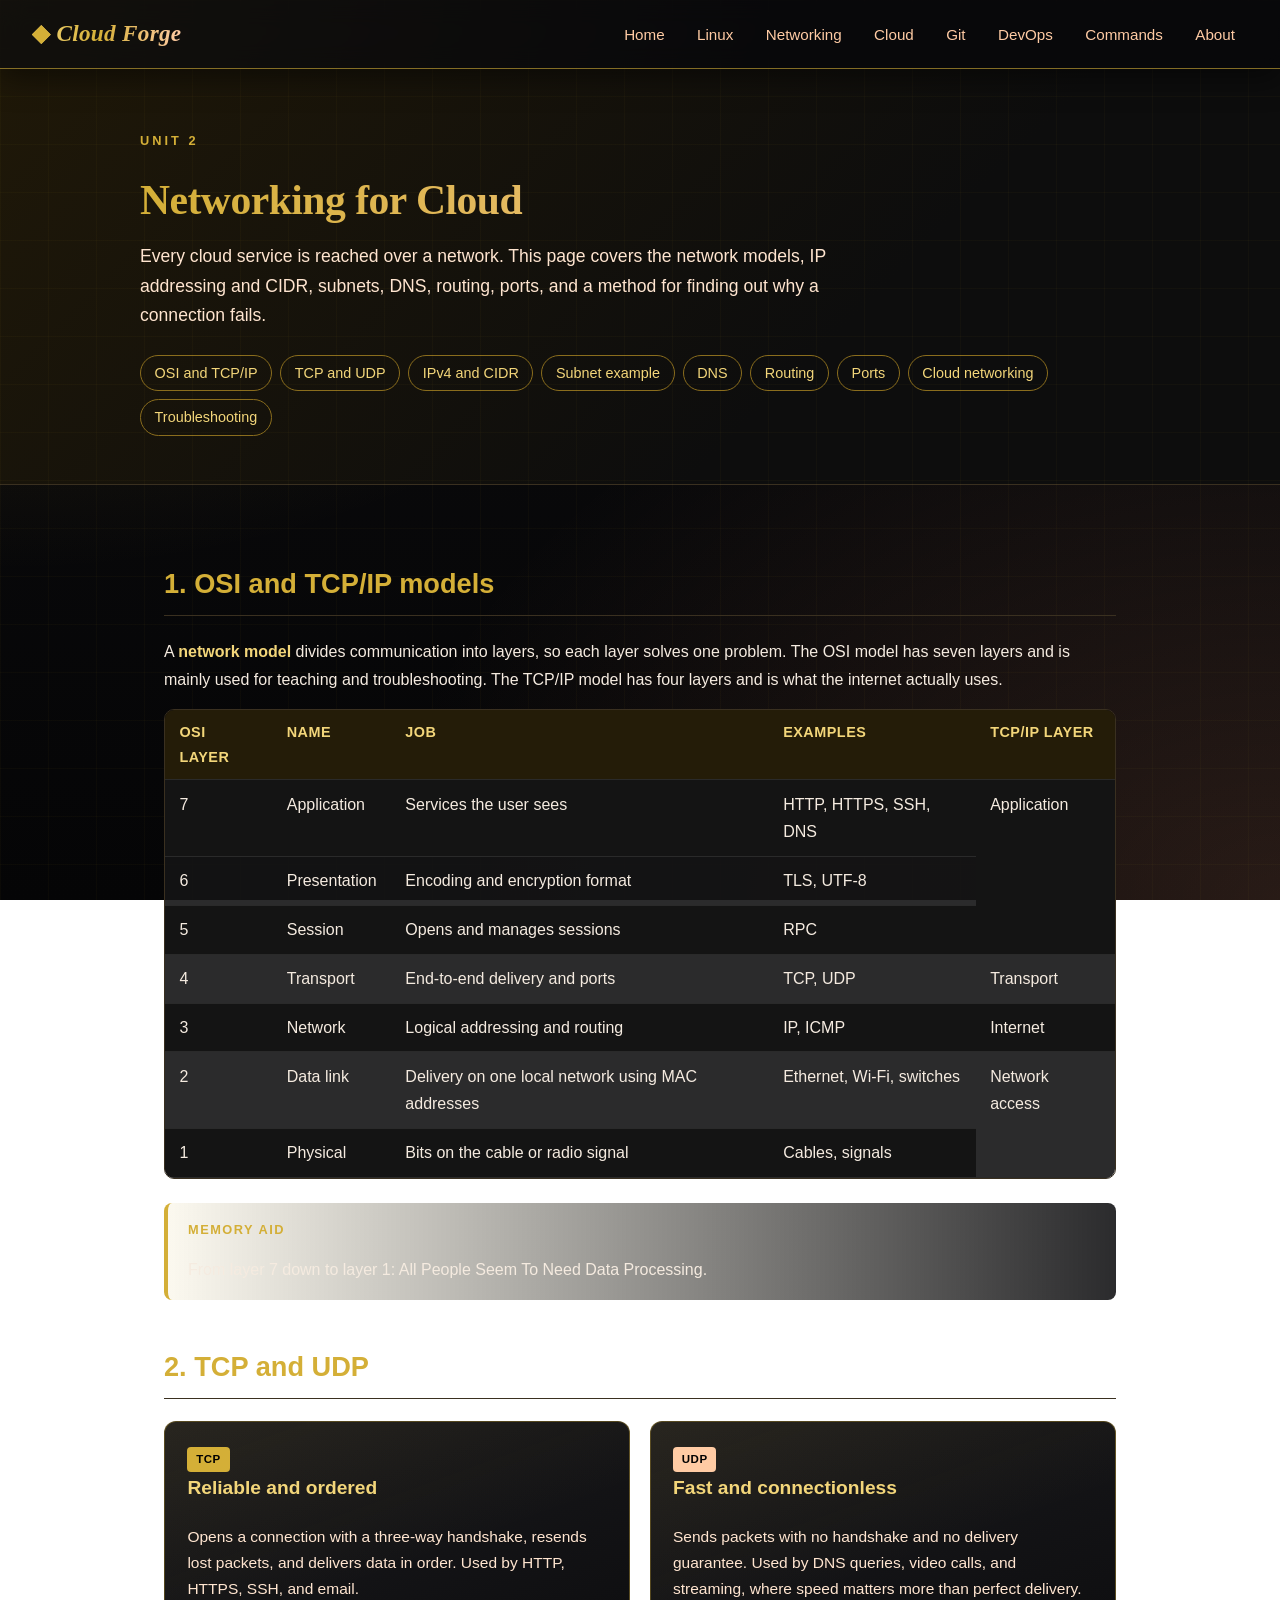
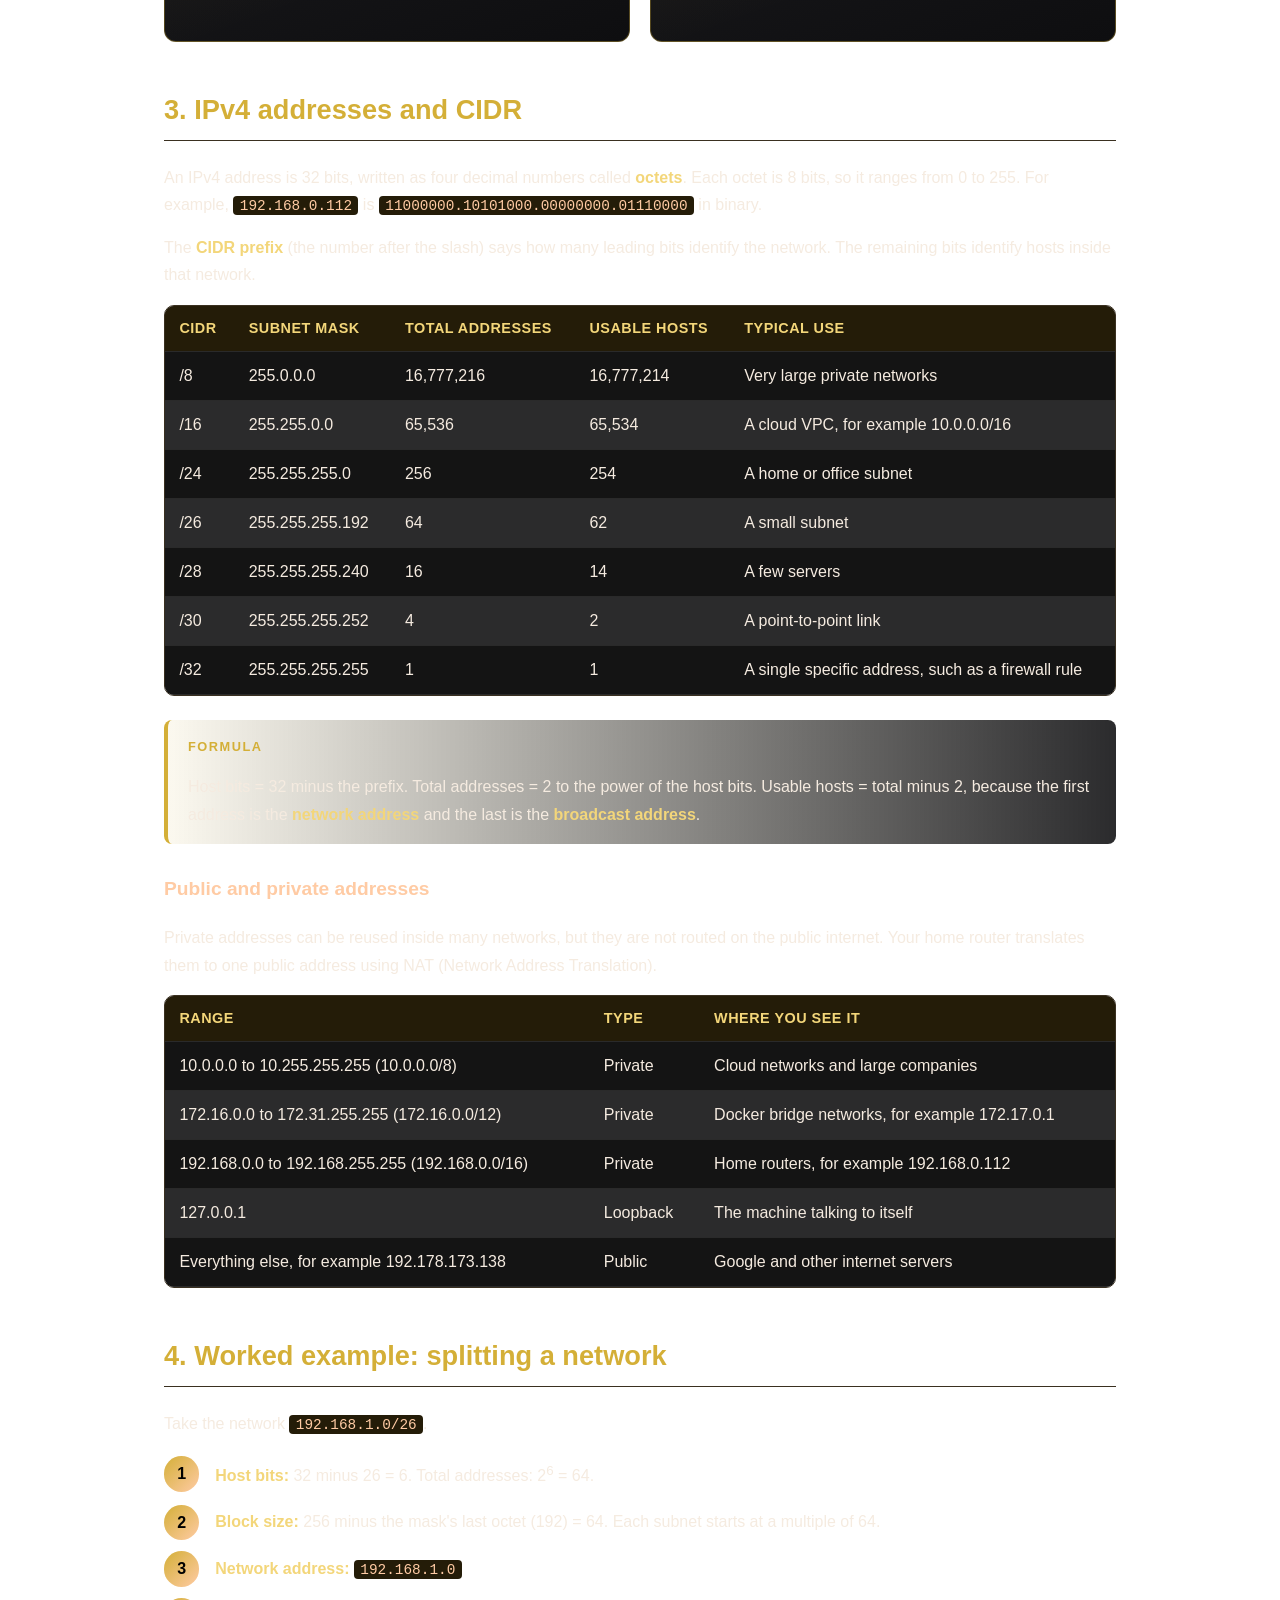
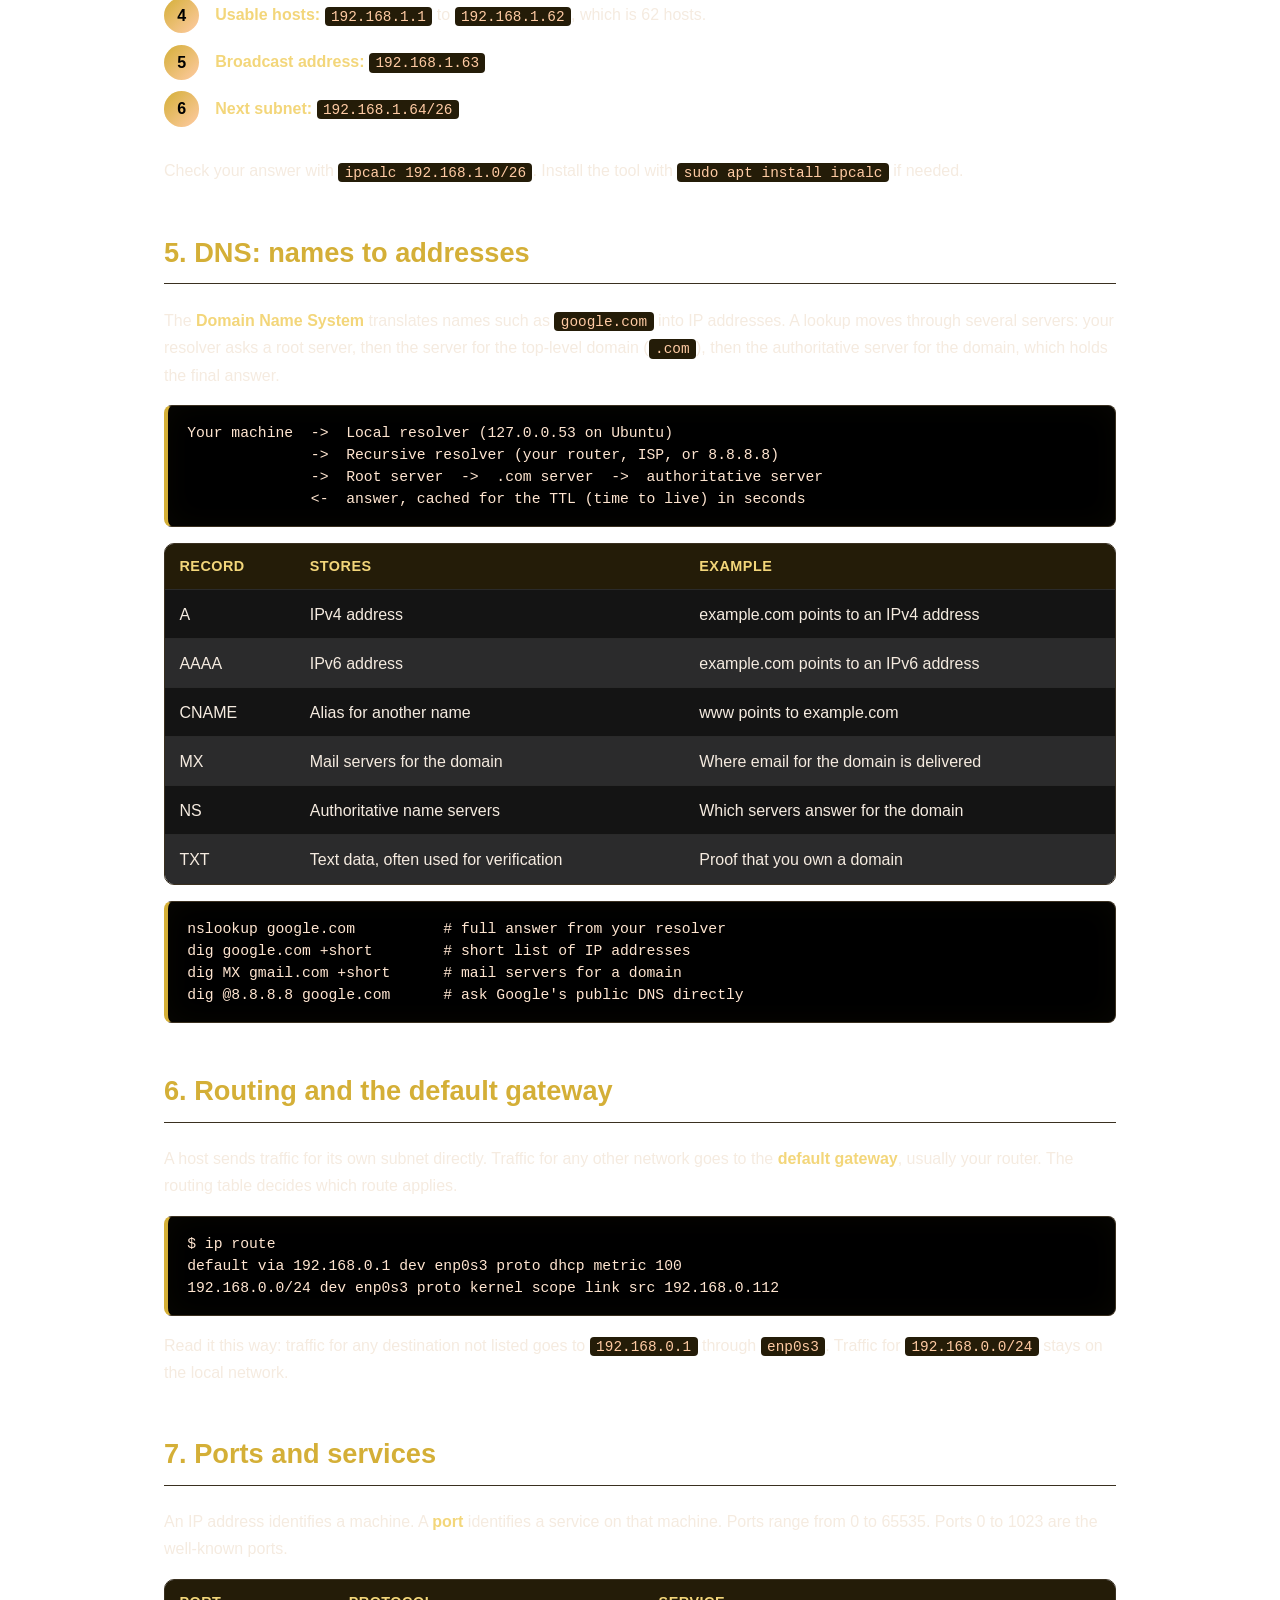
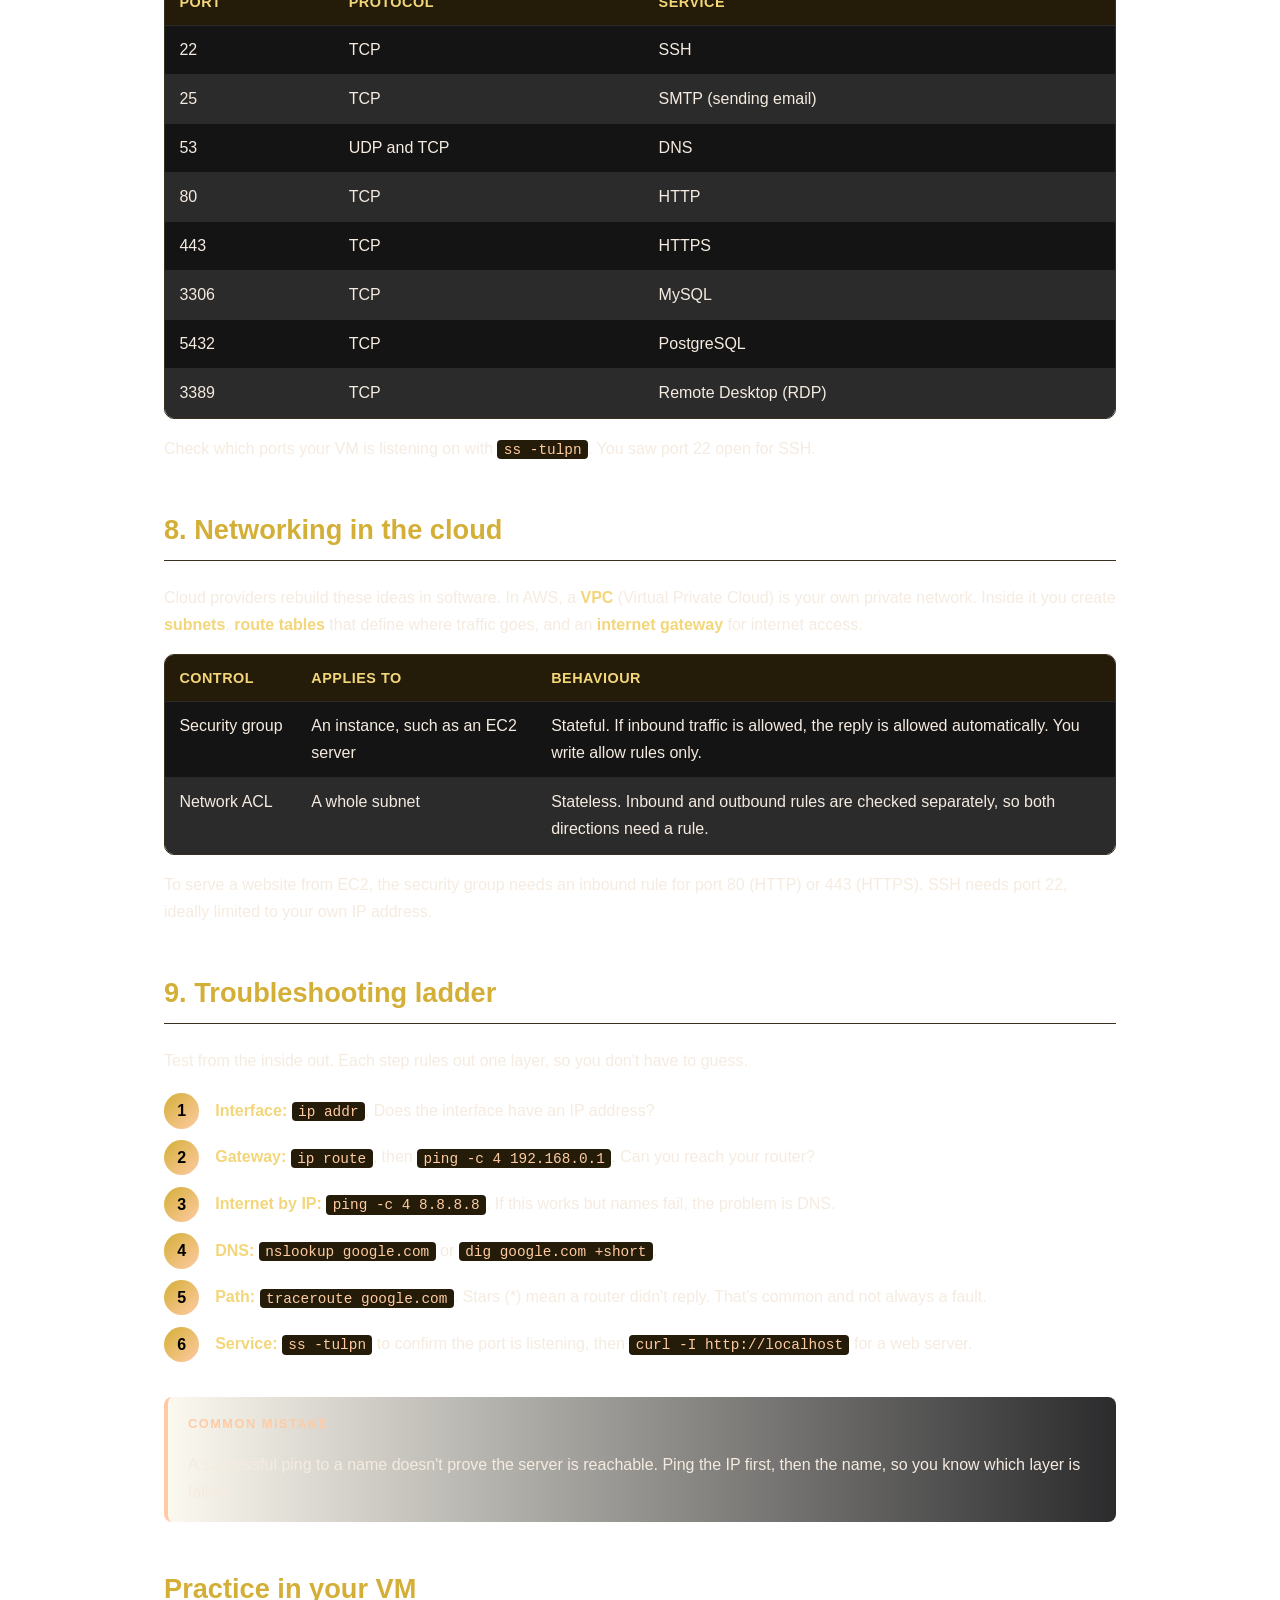
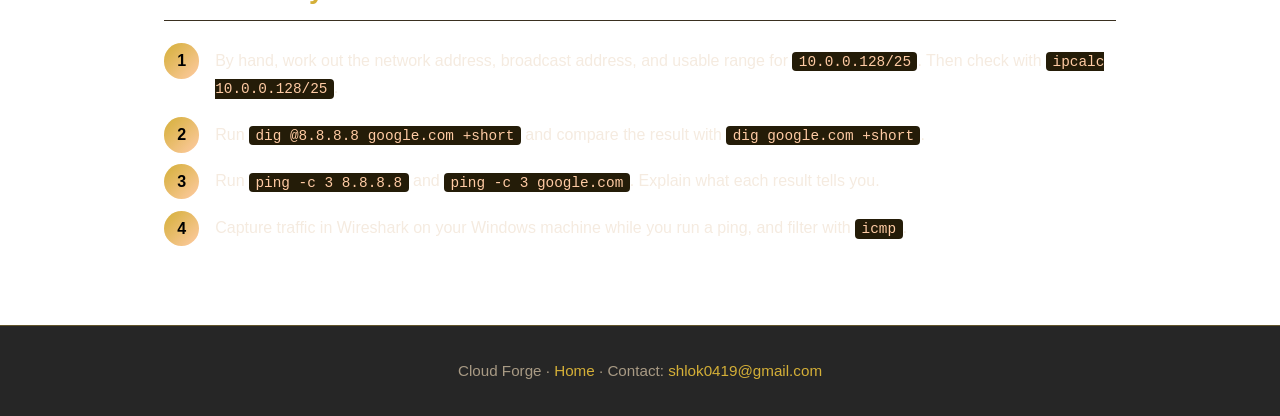
<file: networking.html>
<!DOCTYPE html>
<html lang="en">
<head>
  <meta charset="UTF-8">
  <meta name="viewport" content="width=device-width, initial-scale=1.0">
  <title>Networking | Cloud Forge</title>
  <link rel="stylesheet" href="style.css">
</head>
<body>
  <nav>
    <a class="brand" href="index.html">Cloud Forge</a>
    <ul>
      <li><a href="index.html">Home</a></li>
      <li><a href="linux.html">Linux</a></li>
      <li><a href="networking.html">Networking</a></li>
      <li><a href="cloud.html">Cloud</a></li>
      <li><a href="git.html">Git</a></li>
      <li><a href="devops.html">DevOps</a></li>
      <li><a href="commands.html">Commands</a></li>
      <li><a href="about.html">About</a></li>
    </ul>
  </nav>

  <section class="page-hero">
    <div class="inner">
      <p class="eyebrow">Unit 2</p>
      <h1>Networking for Cloud</h1>
      <p class="lead">Every cloud service is reached over a network. This page covers the network models, IP addressing and CIDR, subnets, DNS, routing, ports, and a method for finding out why a connection fails.</p>
      <div class="toc">
        <a href="#models">OSI and TCP/IP</a>
        <a href="#transport">TCP and UDP</a>
        <a href="#ipv4">IPv4 and CIDR</a>
        <a href="#subnet">Subnet example</a>
        <a href="#dns">DNS</a>
        <a href="#routing">Routing</a>
        <a href="#ports">Ports</a>
        <a href="#cloudnet">Cloud networking</a>
        <a href="#ladder">Troubleshooting</a>
      </div>
    </div>
  </section>

  <main>
    <h2 id="models">1. OSI and TCP/IP models</h2>
    <p>A <strong>network model</strong> divides communication into layers, so each layer solves one problem. The OSI model has seven layers and is mainly used for teaching and troubleshooting. The TCP/IP model has four layers and is what the internet actually uses.</p>
    <div class="table-wrap">
      <table>
        <tr><th>OSI layer</th><th>Name</th><th>Job</th><th>Examples</th><th>TCP/IP layer</th></tr>
        <tr><td>7</td><td>Application</td><td>Services the user sees</td><td>HTTP, HTTPS, SSH, DNS</td><td rowspan="3">Application</td></tr>
        <tr><td>6</td><td>Presentation</td><td>Encoding and encryption format</td><td>TLS, UTF-8</td></tr>
        <tr><td>5</td><td>Session</td><td>Opens and manages sessions</td><td>RPC</td></tr>
        <tr><td>4</td><td>Transport</td><td>End-to-end delivery and ports</td><td>TCP, UDP</td><td>Transport</td></tr>
        <tr><td>3</td><td>Network</td><td>Logical addressing and routing</td><td>IP, ICMP</td><td>Internet</td></tr>
        <tr><td>2</td><td>Data link</td><td>Delivery on one local network using MAC addresses</td><td>Ethernet, Wi-Fi, switches</td><td rowspan="2">Network access</td></tr>
        <tr><td>1</td><td>Physical</td><td>Bits on the cable or radio signal</td><td>Cables, signals</td></tr>
      </table>
    </div>
    <div class="callout">
      <span class="label">Memory aid</span>
      <p>From layer 7 down to layer 1: All People Seem To Need Data Processing.</p>
    </div>

    <h2 id="transport">2. TCP and UDP</h2>
    <div class="grid-2">
      <div class="card">
        <span class="badge">TCP</span>
        <h3>Reliable and ordered</h3>
        <p>Opens a connection with a three-way handshake, resends lost packets, and delivers data in order. Used by HTTP, HTTPS, SSH, and email.</p>
      </div>
      <div class="card">
        <span class="badge peach">UDP</span>
        <h3>Fast and connectionless</h3>
        <p>Sends packets with no handshake and no delivery guarantee. Used by DNS queries, video calls, and streaming, where speed matters more than perfect delivery.</p>
      </div>
    </div>

    <h2 id="ipv4">3. IPv4 addresses and CIDR</h2>
    <p>An IPv4 address is 32 bits, written as four decimal numbers called <strong>octets</strong>. Each octet is 8 bits, so it ranges from 0 to 255. For example, <code>192.168.0.112</code> is <code>11000000.10101000.00000000.01110000</code> in binary.</p>
    <p>The <strong>CIDR prefix</strong> (the number after the slash) says how many leading bits identify the network. The remaining bits identify hosts inside that network.</p>
    <div class="table-wrap">
      <table>
        <tr><th>CIDR</th><th>Subnet mask</th><th>Total addresses</th><th>Usable hosts</th><th>Typical use</th></tr>
        <tr><td>/8</td><td>255.0.0.0</td><td>16,777,216</td><td>16,777,214</td><td>Very large private networks</td></tr>
        <tr><td>/16</td><td>255.255.0.0</td><td>65,536</td><td>65,534</td><td>A cloud VPC, for example 10.0.0.0/16</td></tr>
        <tr><td>/24</td><td>255.255.255.0</td><td>256</td><td>254</td><td>A home or office subnet</td></tr>
        <tr><td>/26</td><td>255.255.255.192</td><td>64</td><td>62</td><td>A small subnet</td></tr>
        <tr><td>/28</td><td>255.255.255.240</td><td>16</td><td>14</td><td>A few servers</td></tr>
        <tr><td>/30</td><td>255.255.255.252</td><td>4</td><td>2</td><td>A point-to-point link</td></tr>
        <tr><td>/32</td><td>255.255.255.255</td><td>1</td><td>1</td><td>A single specific address, such as a firewall rule</td></tr>
      </table>
    </div>
    <div class="callout">
      <span class="label">Formula</span>
      <p>Host bits = 32 minus the prefix. Total addresses = 2 to the power of the host bits. Usable hosts = total minus 2, because the first address is the <strong>network address</strong> and the last is the <strong>broadcast address</strong>.</p>
    </div>
    <h3>Public and private addresses</h3>
    <p>Private addresses can be reused inside many networks, but they are not routed on the public internet. Your home router translates them to one public address using NAT (Network Address Translation).</p>
    <div class="table-wrap">
      <table>
        <tr><th>Range</th><th>Type</th><th>Where you see it</th></tr>
        <tr><td>10.0.0.0 to 10.255.255.255 (10.0.0.0/8)</td><td>Private</td><td>Cloud networks and large companies</td></tr>
        <tr><td>172.16.0.0 to 172.31.255.255 (172.16.0.0/12)</td><td>Private</td><td>Docker bridge networks, for example 172.17.0.1</td></tr>
        <tr><td>192.168.0.0 to 192.168.255.255 (192.168.0.0/16)</td><td>Private</td><td>Home routers, for example 192.168.0.112</td></tr>
        <tr><td>127.0.0.1</td><td>Loopback</td><td>The machine talking to itself</td></tr>
        <tr><td>Everything else, for example 192.178.173.138</td><td>Public</td><td>Google and other internet servers</td></tr>
      </table>
    </div>

    <h2 id="subnet">4. Worked example: splitting a network</h2>
    <p>Take the network <code>192.168.1.0/26</code>.</p>
    <ol class="steps">
      <li><strong>Host bits:</strong> 32 minus 26 = 6. Total addresses: 2<sup>6</sup> = 64.</li>
      <li><strong>Block size:</strong> 256 minus the mask's last octet (192) = 64. Each subnet starts at a multiple of 64.</li>
      <li><strong>Network address:</strong> <code>192.168.1.0</code></li>
      <li><strong>Usable hosts:</strong> <code>192.168.1.1</code> to <code>192.168.1.62</code>, which is 62 hosts.</li>
      <li><strong>Broadcast address:</strong> <code>192.168.1.63</code></li>
      <li><strong>Next subnet:</strong> <code>192.168.1.64/26</code></li>
    </ol>
    <p>Check your answer with <code>ipcalc 192.168.1.0/26</code>. Install the tool with <code>sudo apt install ipcalc</code> if needed.</p>

    <h2 id="dns">5. DNS: names to addresses</h2>
    <p>The <strong>Domain Name System</strong> translates names such as <code>google.com</code> into IP addresses. A lookup moves through several servers: your resolver asks a root server, then the server for the top-level domain (<code>.com</code>), then the authoritative server for the domain, which holds the final answer.</p>
    <pre><code>Your machine  -&gt;  Local resolver (127.0.0.53 on Ubuntu)
              -&gt;  Recursive resolver (your router, ISP, or 8.8.8.8)
              -&gt;  Root server  -&gt;  .com server  -&gt;  authoritative server
              &lt;-  answer, cached for the TTL (time to live) in seconds</code></pre>
    <div class="table-wrap">
      <table>
        <tr><th>Record</th><th>Stores</th><th>Example</th></tr>
        <tr><td>A</td><td>IPv4 address</td><td>example.com points to an IPv4 address</td></tr>
        <tr><td>AAAA</td><td>IPv6 address</td><td>example.com points to an IPv6 address</td></tr>
        <tr><td>CNAME</td><td>Alias for another name</td><td>www points to example.com</td></tr>
        <tr><td>MX</td><td>Mail servers for the domain</td><td>Where email for the domain is delivered</td></tr>
        <tr><td>NS</td><td>Authoritative name servers</td><td>Which servers answer for the domain</td></tr>
        <tr><td>TXT</td><td>Text data, often used for verification</td><td>Proof that you own a domain</td></tr>
      </table>
    </div>
    <pre><code>nslookup google.com          # full answer from your resolver
dig google.com +short        # short list of IP addresses
dig MX gmail.com +short      # mail servers for a domain
dig @8.8.8.8 google.com      # ask Google's public DNS directly</code></pre>

    <h2 id="routing">6. Routing and the default gateway</h2>
    <p>A host sends traffic for its own subnet directly. Traffic for any other network goes to the <strong>default gateway</strong>, usually your router. The routing table decides which route applies.</p>
    <pre><code>$ ip route
default via 192.168.0.1 dev enp0s3 proto dhcp metric 100
192.168.0.0/24 dev enp0s3 proto kernel scope link src 192.168.0.112</code></pre>
    <p>Read it this way: traffic for any destination not listed goes to <code>192.168.0.1</code> through <code>enp0s3</code>. Traffic for <code>192.168.0.0/24</code> stays on the local network.</p>

    <h2 id="ports">7. Ports and services</h2>
    <p>An IP address identifies a machine. A <strong>port</strong> identifies a service on that machine. Ports range from 0 to 65535. Ports 0 to 1023 are the well-known ports.</p>
    <div class="table-wrap">
      <table>
        <tr><th>Port</th><th>Protocol</th><th>Service</th></tr>
        <tr><td>22</td><td>TCP</td><td>SSH</td></tr>
        <tr><td>25</td><td>TCP</td><td>SMTP (sending email)</td></tr>
        <tr><td>53</td><td>UDP and TCP</td><td>DNS</td></tr>
        <tr><td>80</td><td>TCP</td><td>HTTP</td></tr>
        <tr><td>443</td><td>TCP</td><td>HTTPS</td></tr>
        <tr><td>3306</td><td>TCP</td><td>MySQL</td></tr>
        <tr><td>5432</td><td>TCP</td><td>PostgreSQL</td></tr>
        <tr><td>3389</td><td>TCP</td><td>Remote Desktop (RDP)</td></tr>
      </table>
    </div>
    <p>Check which ports your VM is listening on with <code>ss -tulpn</code>. You saw port 22 open for SSH.</p>

    <h2 id="cloudnet">8. Networking in the cloud</h2>
    <p>Cloud providers rebuild these ideas in software. In AWS, a <strong>VPC</strong> (Virtual Private Cloud) is your own private network. Inside it you create <strong>subnets</strong>, <strong>route tables</strong> that define where traffic goes, and an <strong>internet gateway</strong> for internet access.</p>
    <div class="table-wrap">
      <table>
        <tr><th>Control</th><th>Applies to</th><th>Behaviour</th></tr>
        <tr><td>Security group</td><td>An instance, such as an EC2 server</td><td>Stateful. If inbound traffic is allowed, the reply is allowed automatically. You write allow rules only.</td></tr>
        <tr><td>Network ACL</td><td>A whole subnet</td><td>Stateless. Inbound and outbound rules are checked separately, so both directions need a rule.</td></tr>
      </table>
    </div>
    <p>To serve a website from EC2, the security group needs an inbound rule for port 80 (HTTP) or 443 (HTTPS). SSH needs port 22, ideally limited to your own IP address.</p>

    <h2 id="ladder">9. Troubleshooting ladder</h2>
    <p>Test from the inside out. Each step rules out one layer, so you don't have to guess.</p>
    <ol class="steps">
      <li><strong>Interface:</strong> <code>ip addr</code>. Does the interface have an IP address?</li>
      <li><strong>Gateway:</strong> <code>ip route</code>, then <code>ping -c 4 192.168.0.1</code>. Can you reach your router?</li>
      <li><strong>Internet by IP:</strong> <code>ping -c 4 8.8.8.8</code>. If this works but names fail, the problem is DNS.</li>
      <li><strong>DNS:</strong> <code>nslookup google.com</code> or <code>dig google.com +short</code>.</li>
      <li><strong>Path:</strong> <code>traceroute google.com</code>. Stars (*) mean a router didn't reply. That's common and not always a fault.</li>
      <li><strong>Service:</strong> <code>ss -tulpn</code> to confirm the port is listening, then <code>curl -I http://localhost</code> for a web server.</li>
    </ol>
    <div class="callout warn">
      <span class="label">Common mistake</span>
      <p>A successful ping to a name doesn't prove the server is reachable. Ping the IP first, then the name, so you know which layer is failing.</p>
    </div>

    <h2>Practice in your VM</h2>
    <ol class="steps">
      <li>By hand, work out the network address, broadcast address, and usable range for <code>10.0.0.128/25</code>. Then check with <code>ipcalc 10.0.0.128/25</code>.</li>
      <li>Run <code>dig @8.8.8.8 google.com +short</code> and compare the result with <code>dig google.com +short</code>.</li>
      <li>Run <code>ping -c 3 8.8.8.8</code> and <code>ping -c 3 google.com</code>. Explain what each result tells you.</li>
      <li>Capture traffic in Wireshark on your Windows machine while you run a ping, and filter with <code>icmp</code>.</li>
    </ol>
  </main>

  <footer>Cloud Forge &middot; <a href="index.html">Home</a> &middot; Contact: <a href="mailto:shlok0419@gmail.com">shlok0419@gmail.com</a></footer>
</body>
</html>
</file>
<file: style.css>
:root {
  --black: #0d0d0d;
  --black-soft: #141414;
  --panel: #181818;
  --gold: #d4af37;
  --gold-light: #f3d67a;
  --gold-dark: #8a6d1d;
  --peach: #ffcba4;
  --peach-soft: #ffe5d0;
  --text: #f5ebe0;
  --muted: #a89a84;
  --line: #3a3020;
}

* { box-sizing: border-box; }
::selection { background: var(--gold); color: #000; }
:focus-visible { outline: 2px solid var(--peach); outline-offset: 3px; }

html { scroll-behavior: smooth; }

body {
  margin: 0;
  font-family: "Segoe UI", Roboto, Helvetica, Arial, sans-serif;
  background:
    radial-gradient(circle at 10% 0%, rgba(212, 175, 55, 0.08), transparent 40%),
    radial-gradient(circle at 90% 100%, rgba(255, 203, 164, 0.06), transparent 40%),
    var(--black);
  color: var(--text);
  line-height: 1.7;
  min-height: 100vh;
}

::-webkit-scrollbar { width: 10px; }
::-webkit-scrollbar-track { background: #000; }
::-webkit-scrollbar-thumb { background: var(--gold-dark); border-radius: 6px; }

a { color: var(--gold-light); text-decoration: none; transition: color 0.2s; }
a:hover { color: var(--peach); text-decoration: underline; }

/* Navigation */
nav {
  display: flex;
  flex-wrap: wrap;
  justify-content: space-between;
  align-items: center;
  gap: 0.75rem;
  padding: 0.9rem 2rem;
  background: rgba(0, 0, 0, 0.92);
  backdrop-filter: blur(8px);
  border-bottom: 2px solid var(--gold);
  position: sticky;
  top: 0;
  z-index: 10;
}
nav .brand {
  font-weight: 800;
  font-size: 1.2rem;
  letter-spacing: 0.5px;
  background: linear-gradient(90deg, var(--gold), var(--peach));
  -webkit-background-clip: text;
  background-clip: text;
  color: transparent;
}
nav .brand:hover { text-decoration: none; }
nav ul { list-style: none; display: flex; flex-wrap: wrap; gap: 0.4rem; margin: 0; padding: 0; }
nav ul a {
  color: var(--peach);
  padding: 0.35rem 0.75rem;
  border-radius: 999px;
  font-size: 0.95rem;
  transition: background 0.2s, color 0.2s;
}
nav ul a:hover { background: var(--gold); color: #000; text-decoration: none; }

/* Hero (home page) */
header.hero {
  text-align: center;
  padding: 5.5rem 1.5rem 4.5rem;
  background: radial-gradient(circle at top, #2e2412 0%, var(--black) 70%);
  border-bottom: 1px solid var(--line);
}
.hero h1 {
  font-size: 3.4rem;
  margin: 0 0 0.6rem;
  font-weight: 800;
  background: linear-gradient(90deg, var(--gold), var(--gold-light), var(--peach));
  -webkit-background-clip: text;
  background-clip: text;
  color: transparent;
}
.hero p { color: var(--peach-soft); font-size: 1.15rem; max-width: 680px; margin: 0.5rem auto; }

/* Page hero (topic pages) */
.page-hero {
  padding: 3rem 2rem 2.5rem;
  background: linear-gradient(135deg, #1f1808 0%, var(--black) 65%);
  border-bottom: 1px solid var(--line);
}
.page-hero .inner { max-width: 1000px; margin: 0 auto; }
.page-hero h1 {
  font-size: 2.6rem;
  margin: 0.3rem 0;
  background: linear-gradient(90deg, var(--gold), var(--peach));
  -webkit-background-clip: text;
  background-clip: text;
  color: transparent;
}
.page-hero p.lead { color: var(--peach-soft); font-size: 1.1rem; margin: 0.4rem 0 0; max-width: 720px; }
.eyebrow {
  text-transform: uppercase;
  letter-spacing: 3px;
  font-size: 0.8rem;
  color: var(--gold);
  font-weight: 700;
}

.btn {
  display: inline-block;
  margin-top: 1.5rem;
  padding: 0.75rem 1.6rem;
  border-radius: 8px;
  background: linear-gradient(90deg, var(--gold), var(--peach));
  color: var(--black);
  font-weight: 700;
  box-shadow: 0 6px 20px rgba(212, 175, 55, 0.25);
  transition: transform 0.2s, box-shadow 0.2s;
}
.btn:hover { color: var(--black); text-decoration: none; transform: translateY(-2px); box-shadow: 0 10px 28px rgba(212, 175, 55, 0.35); }
.btn-outline {
  background: transparent;
  color: var(--gold-light);
  border: 1px solid var(--gold);
  box-shadow: none;
}
.btn-outline:hover { background: var(--gold); color: #000; }

/* Layout */
main { max-width: 1000px; margin: 0 auto; padding: 2rem 1.5rem 3rem; animation: fadeUp 0.6s ease both; }
@keyframes fadeUp {
  from { opacity: 0; transform: translateY(12px); }
  to { opacity: 1; transform: none; }
}

h2 {
  color: var(--gold);
  border-bottom: 1px solid var(--line);
  padding-bottom: 0.45rem;
  margin-top: 2.8rem;
  font-size: 1.7rem;
}
h3 { color: var(--peach); margin-top: 1.8rem; font-size: 1.2rem; }
p, li { color: var(--text); }
strong { color: var(--gold-light); }

/* Table of contents chips */
.toc { display: flex; flex-wrap: wrap; gap: 0.5rem; margin: 1.5rem 0 0.5rem; }
.toc a {
  border: 1px solid var(--gold-dark);
  padding: 0.3rem 0.85rem;
  border-radius: 999px;
  color: var(--gold-light);
  font-size: 0.9rem;
}
.toc a:hover { background: var(--gold); color: #000; text-decoration: none; }

/* Cards */
.cards { display: grid; grid-template-columns: repeat(auto-fit, minmax(240px, 1fr)); gap: 1.2rem; margin: 1.5rem 0; }
.card {
  background: linear-gradient(160deg, var(--panel), var(--black-soft));
  border: 1px solid var(--gold-dark);
  border-radius: 12px;
  padding: 1.4rem;
  transition: transform 0.25s, box-shadow 0.25s, border-color 0.25s;
}
.card:hover {
  transform: translateY(-5px);
  border-color: var(--peach);
  box-shadow: 0 10px 30px rgba(212, 175, 55, 0.18);
}
.card h3 { margin-top: 0; color: var(--gold-light); }
.card p { color: var(--peach-soft); font-size: 0.97rem; }
.card .more { font-weight: 700; color: var(--peach); }

/* Callouts */
.callout {
  background: var(--panel);
  border-left: 4px solid var(--gold);
  border-radius: 8px;
  padding: 1rem 1.25rem;
  margin: 1.5rem 0;
}
.callout .label { display: block; font-weight: 800; color: var(--gold); text-transform: uppercase; font-size: 0.8rem; letter-spacing: 1.5px; margin-bottom: 0.3rem; }
.callout.warn { border-left-color: var(--peach); }
.callout.warn .label { color: var(--peach); }
.callout p:last-child { margin-bottom: 0; }

/* Badges */
.badge {
  display: inline-block;
  font-size: 0.72rem;
  padding: 0.15rem 0.55rem;
  border-radius: 4px;
  background: var(--gold);
  color: #000;
  font-weight: 800;
  text-transform: uppercase;
  letter-spacing: 0.5px;
  margin-right: 0.4rem;
  vertical-align: middle;
}
.badge.peach { background: var(--peach); }

/* Numbered steps */
.steps { counter-reset: step; list-style: none; padding: 0; margin: 1.2rem 0; }
.steps li {
  counter-increment: step;
  position: relative;
  padding: 0.2rem 0 1rem 3.2rem;
}
.steps li::before {
  content: counter(step);
  position: absolute;
  left: 0;
  top: 0;
  width: 2.2rem;
  height: 2.2rem;
  border-radius: 50%;
  background: linear-gradient(135deg, var(--gold), var(--peach));
  color: #000;
  font-weight: 800;
  display: flex;
  align-items: center;
  justify-content: center;
}

/* Tables */
.table-wrap { overflow-x: auto; margin: 1rem 0; border-radius: 10px; border: 1px solid var(--line); }
table { width: 100%; border-collapse: collapse; background: var(--panel); min-width: 480px; }
th, td { text-align: left; padding: 0.65rem 0.9rem; border-bottom: 1px solid #2a2a2a; vertical-align: top; }
th {
  background: #241c08;
  color: var(--gold-light);
  font-size: 0.9rem;
  text-transform: uppercase;
  letter-spacing: 0.5px;
}
tr:nth-child(even) td { background: #141414; }
tr:hover td { background: #221b0b; }
td:first-child { white-space: nowrap; }

/* Inline code and code blocks */
code {
  font-family: "Fira Code", Consolas, "Courier New", monospace;
  background: #241c08;
  color: var(--peach);
  padding: 0.1rem 0.4rem;
  border-radius: 4px;
  font-size: 0.9em;
}
pre {
  background: #000;
  border: 1px solid var(--line);
  border-left: 4px solid var(--gold);
  color: var(--peach-soft);
  padding: 1rem 1.2rem;
  overflow-x: auto;
  border-radius: 8px;
  line-height: 1.5;
  box-shadow: inset 0 0 30px rgba(212, 175, 55, 0.04);
}
pre code { background: none; padding: 0; color: inherit; font-size: 0.92rem; }

.grid-2 { display: grid; grid-template-columns: 1fr 1fr; gap: 1.2rem; }

/* Footer */
footer {
  text-align: center;
  padding: 2rem 1.5rem;
  color: var(--muted);
  border-top: 1px solid var(--line);
  background: #000;
  font-size: 0.95rem;
}
footer a { color: var(--gold); }

@media (max-width: 720px) {
  nav { flex-direction: column; align-items: flex-start; padding: 0.8rem 1rem; }
  nav ul { gap: 0.2rem; }
  .hero h1 { font-size: 2.3rem; }
  .page-hero h1 { font-size: 2rem; }
  .grid-2 { grid-template-columns: 1fr; }
  main { padding: 1.5rem 1rem 2.5rem; }
}

/* ===== Cloud Forge theme overrides ===== */

body {
  background:
    radial-gradient(ellipse at 0% 0%, rgba(212, 175, 55, 0.18), transparent 45%),
    radial-gradient(ellipse at 100% 100%, rgba(255, 160, 122, 0.14), transparent 50%),
    linear-gradient(180deg, #0c0c0e 0%, #050506 100%);
  background-attachment: fixed;
  position: relative;
}

/* Faint blueprint grid across the page */
body::before {
  content: "";
  position: fixed;
  inset: 0;
  pointer-events: none;
  background-image:
    linear-gradient(rgba(212, 175, 55, 0.035) 1px, transparent 1px),
    linear-gradient(90deg, rgba(212, 175, 55, 0.035) 1px, transparent 1px);
  background-size: 48px 48px;
  z-index: 0;
}

nav, header, main, footer { position: relative; z-index: 1; }

nav {
  background: rgba(8, 8, 10, 0.72);
  backdrop-filter: blur(12px);
  -webkit-backdrop-filter: blur(12px);
  border-bottom: 1px solid rgba(212, 175, 55, 0.6);
  box-shadow: 0 8px 30px rgba(0, 0, 0, 0.5);
}

nav .brand {
  font-family: Georgia, "Times New Roman", serif;
  font-style: italic;
  font-size: 1.45rem;
  font-weight: 700;
  letter-spacing: 0.3px;
  background: linear-gradient(90deg, #f3d67a, #d4af37 45%, #ffcba4);
  -webkit-background-clip: text;
  background-clip: text;
  color: transparent;
}
nav .brand::before {
  content: "\25C6  ";
  font-style: normal;
  color: #d4af37;
  -webkit-text-fill-color: #d4af37;
}

nav ul a {
  border: 1px solid transparent;
}
nav ul a:hover {
  border-color: rgba(255, 203, 164, 0.6);
}

.hero h1, .page-hero h1 {
  font-family: Georgia, "Times New Roman", serif;
  letter-spacing: -0.5px;
}

.card {
  background:
    linear-gradient(160deg, rgba(212, 175, 55, 0.08), transparent 60%),
    linear-gradient(160deg, #1a1a1d, #0e0e10);
  border: 1px solid rgba(212, 175, 55, 0.35);
}
.card:hover {
  border-color: #ffcba4;
}

.callout {
  background: linear-gradient(90deg, rgba(212, 175, 55, 0.08), rgba(20, 20, 22, 0.9));
}

table {
  background: rgba(20, 20, 22, 0.9);
}

footer {
  background: rgba(0, 0, 0, 0.85);
  border-top: 1px solid rgba(212, 175, 55, 0.35);
}
</file>
